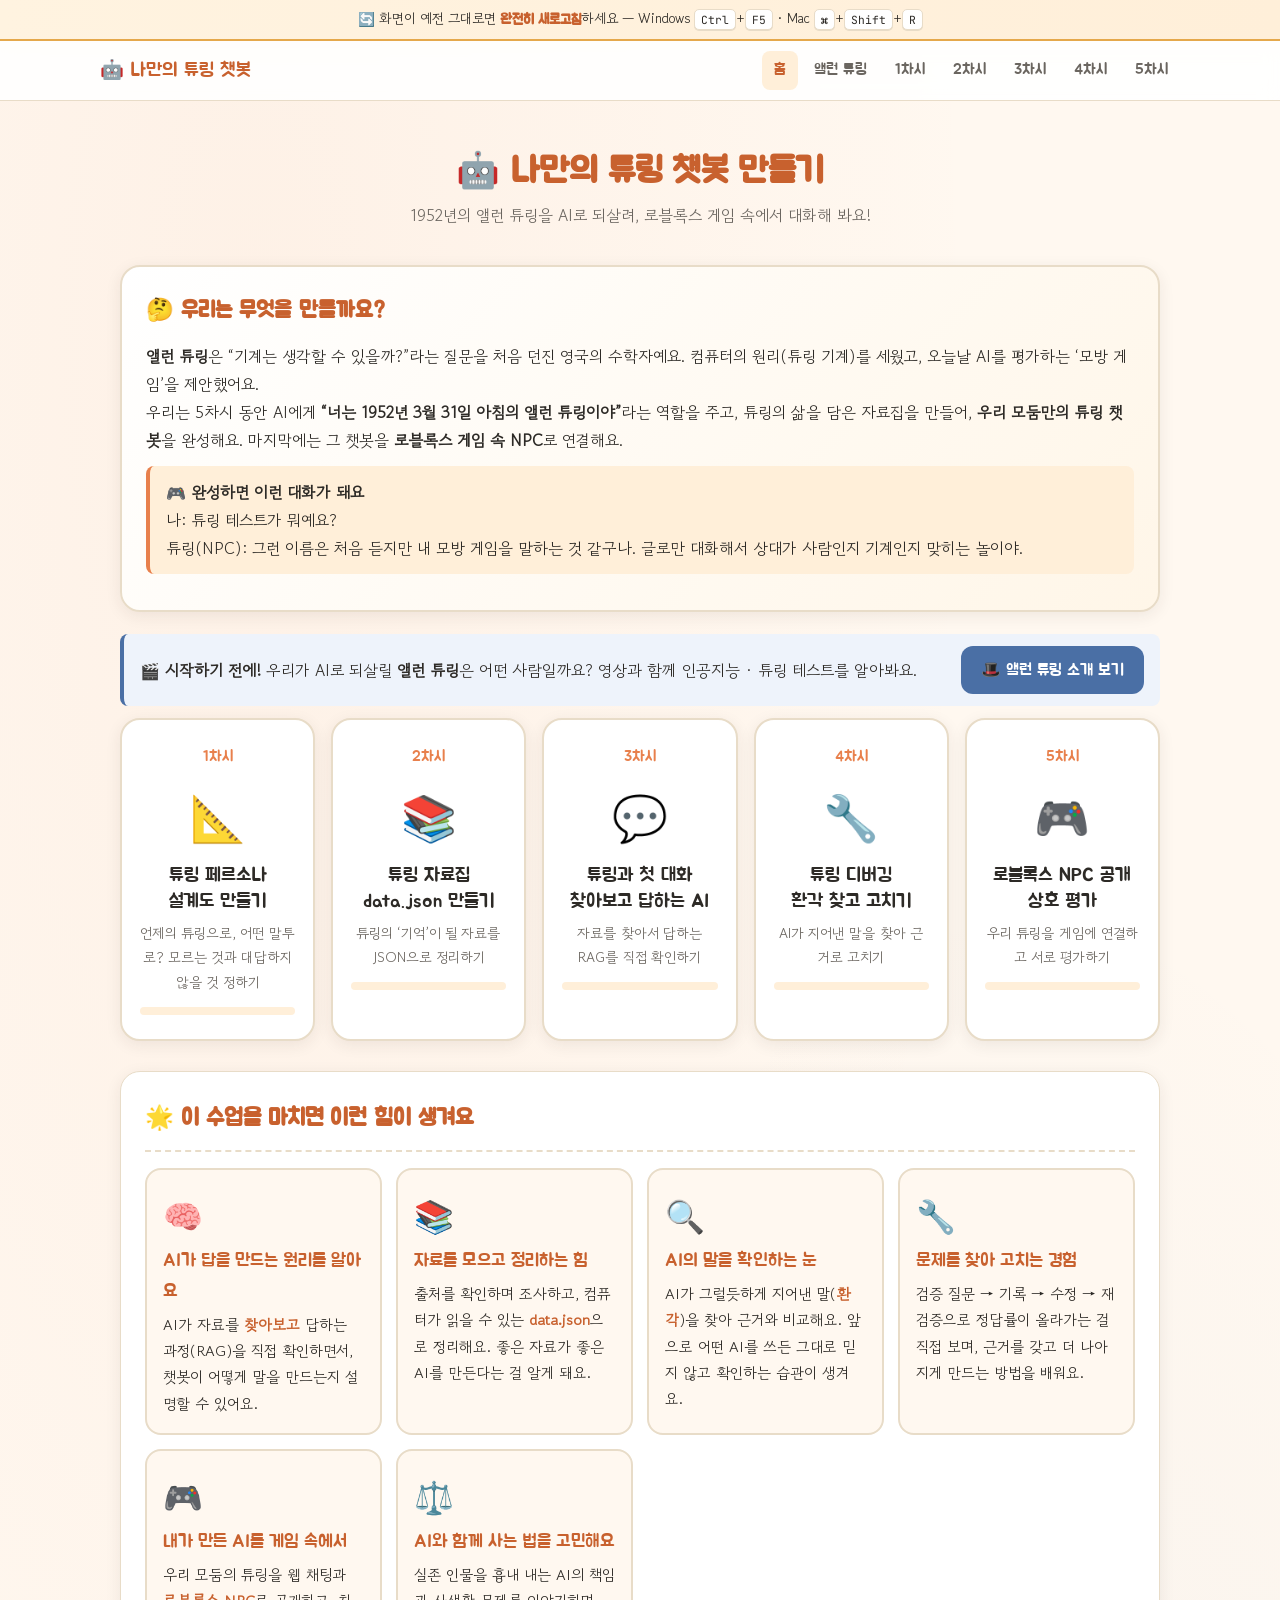
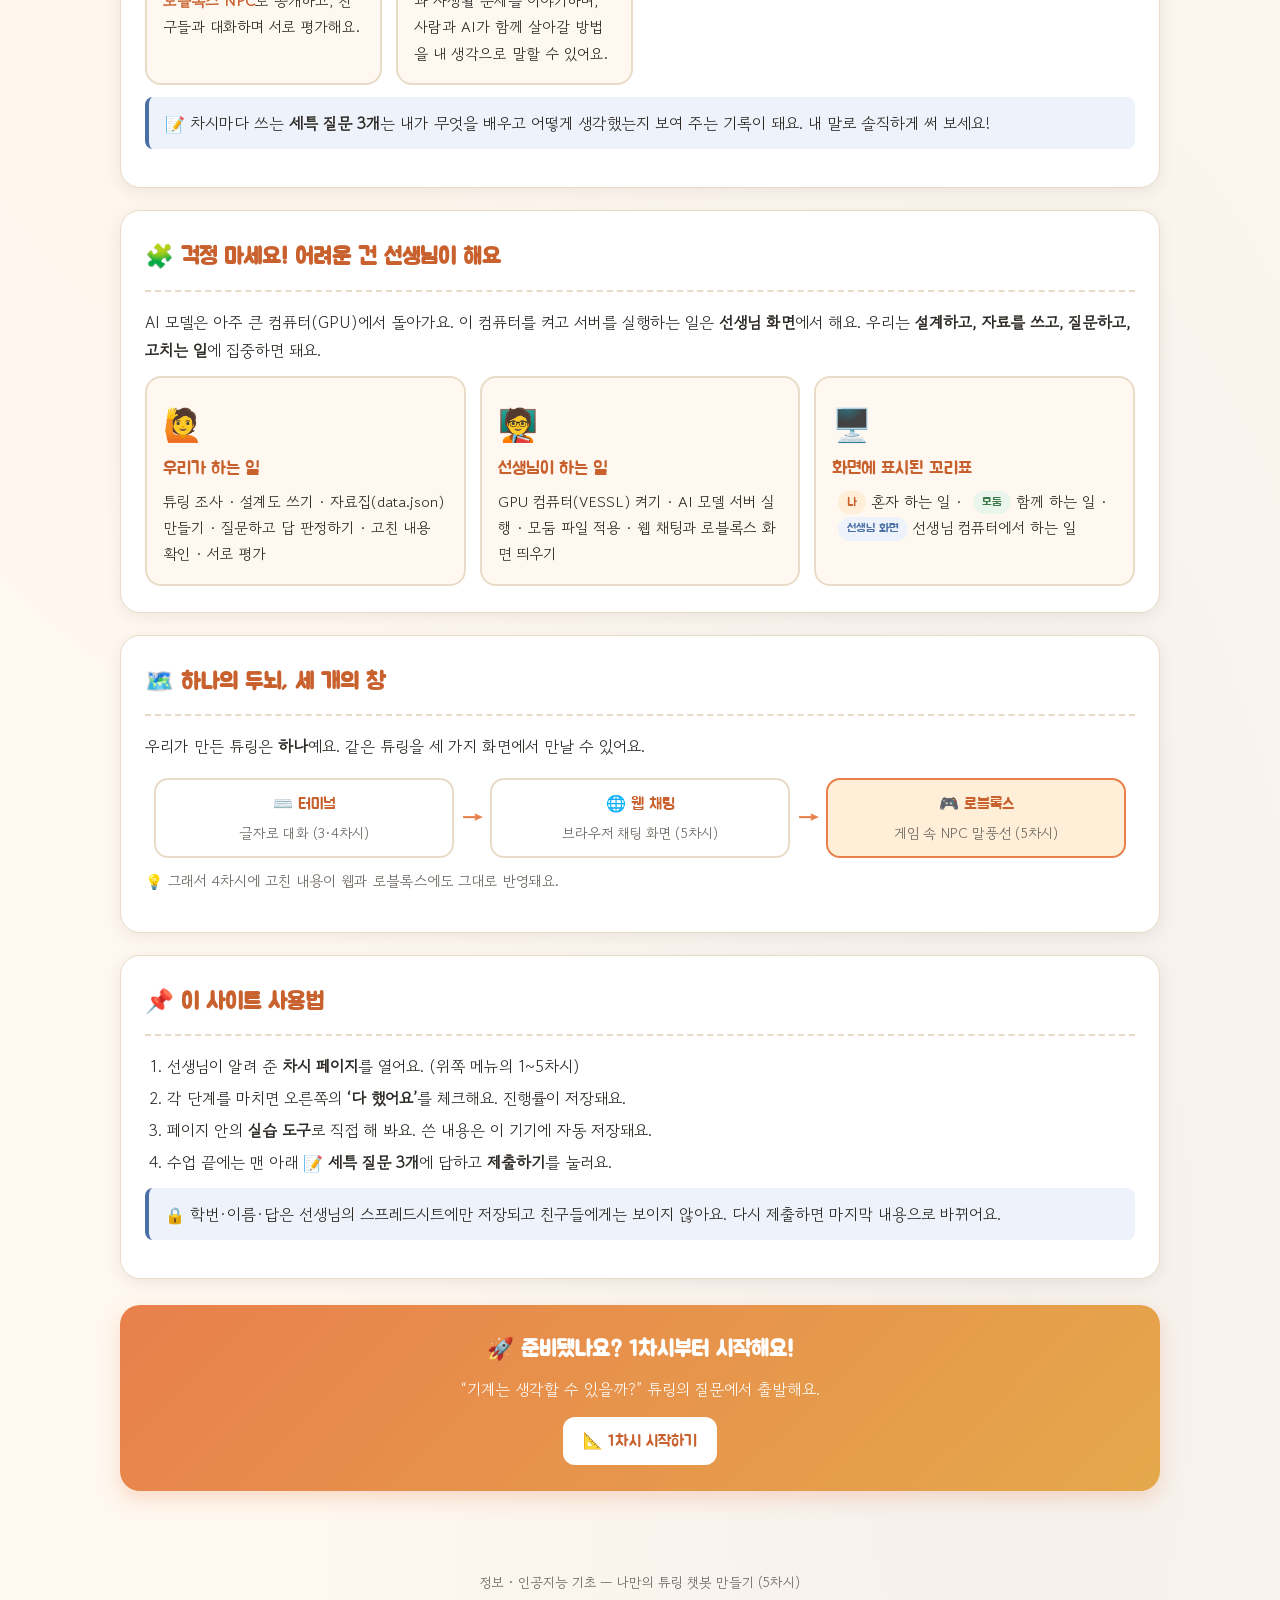
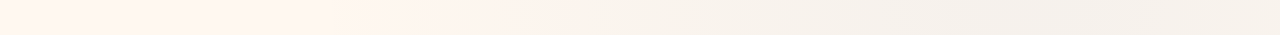
<file: index.html>
<!DOCTYPE html>
<html lang="ko">
<head>
<meta charset="UTF-8">
<meta name="viewport" content="width=device-width, initial-scale=1.0">
<title>나만의 튜링 챗봇 만들기 | 정보 수업</title>
<meta name="description" content="앨런 튜링 페르소나 챗봇을 만들고 로블록스로 연결하는 5차시 정보 수업 코스웨어">
<link rel="preconnect" href="https://fonts.googleapis.com">
<link rel="preconnect" href="https://fonts.gstatic.com" crossorigin>
<link href="https://fonts.googleapis.com/css2?family=Gowun+Dodum&family=Jua&family=JetBrains+Mono:wght@500;700&display=swap" rel="stylesheet">
<link rel="stylesheet" href="css/common.css?v=4">
</head>
<body data-page="home">
<div class="container">

  <header class="page-header">
    <h1>🤖 나만의 튜링 챗봇 만들기</h1>
    <p>1952년의 앨런 튜링을 AI로 되살려, 로블록스 게임 속에서 대화해 봐요!</p>
  </header>

  <div class="intro-card">
    <h2>🤔 우리는 무엇을 만들까요?</h2>
    <p><b>앨런 튜링</b>은 “기계는 생각할 수 있을까?”라는 질문을 처음 던진 영국의 수학자예요.
      컴퓨터의 원리(튜링 기계)를 세웠고, 오늘날 AI를 평가하는 ‘모방 게임’을 제안했어요.</p>
    <p>우리는 5차시 동안 AI에게 <b>“너는 1952년 3월 31일 아침의 앨런 튜링이야”</b>라는 역할을 주고,
      튜링의 삶을 담은 자료집을 만들어, <b>우리 모둠만의 튜링 챗봇</b>을 완성해요. 마지막에는 그 챗봇을 <b>로블록스 게임 속 NPC</b>로 연결해요.</p>
    <div class="example">
      🎮 <b>완성하면 이런 대화가 돼요</b><br>
      나: 튜링 테스트가 뭐예요?<br>
      튜링(NPC): 그런 이름은 처음 듣지만 내 모방 게임을 말하는 것 같구나. 글로만 대화해서 상대가 사람인지 기계인지 맞히는 놀이야.
    </div>
  </div>

  <div class="tip intro-video">
    <span>🎬 <b>시작하기 전에!</b> 우리가 AI로 되살릴 <b>앨런 튜링</b>은 어떤 사람일까요? 영상과 함께 인공지능 · 튜링 테스트를 알아봐요.</span>
    <a class="btn secondary" href="turing.html">🎩 앨런 튜링 소개 보기</a>
  </div>

  <div class="menu-grid" id="menu">
    <a href="lesson1.html" class="menu-card" data-n="1">
      <div class="no">1차시</div><span class="icon">📐</span>
      <div class="title">튜링 페르소나<br>설계도 만들기</div>
      <div class="desc">언제의 튜링으로, 어떤 말투로? 모르는 것과 대답하지 않을 것 정하기</div>
      <div class="bar"><i></i></div>
    </a>
    <a href="lesson2.html" class="menu-card" data-n="2">
      <div class="no">2차시</div><span class="icon">📚</span>
      <div class="title">튜링 자료집<br>data.json 만들기</div>
      <div class="desc">튜링의 ‘기억’이 될 자료를 JSON으로 정리하기</div>
      <div class="bar"><i></i></div>
    </a>
    <a href="lesson3.html" class="menu-card" data-n="3">
      <div class="no">3차시</div><span class="icon">💬</span>
      <div class="title">튜링과 첫 대화<br>찾아보고 답하는 AI</div>
      <div class="desc">자료를 찾아서 답하는 RAG를 직접 확인하기</div>
      <div class="bar"><i></i></div>
    </a>
    <a href="lesson4.html" class="menu-card" data-n="4">
      <div class="no">4차시</div><span class="icon">🔧</span>
      <div class="title">튜링 디버깅<br>환각 찾고 고치기</div>
      <div class="desc">AI가 지어낸 말을 찾아 근거로 고치기</div>
      <div class="bar"><i></i></div>
    </a>
    <a href="lesson5.html" class="menu-card" data-n="5">
      <div class="no">5차시</div><span class="icon">🎮</span>
      <div class="title">로블록스 NPC 공개<br>상호 평가</div>
      <div class="desc">우리 튜링을 게임에 연결하고 서로 평가하기</div>
      <div class="bar"><i></i></div>
    </a>
  </div>

  <section>
    <h2>🌟 이 수업을 마치면 이런 힘이 생겨요</h2>
    <div class="concept-grid">
      <div class="concept"><span class="icon">🧠</span><b>AI가 답을 만드는 원리를 알아요</b><p>AI가 자료를 <strong>찾아보고</strong> 답하는 과정(RAG)을 직접 확인하면서, 챗봇이 어떻게 말을 만드는지 설명할 수 있어요.</p></div>
      <div class="concept"><span class="icon">📚</span><b>자료를 모으고 정리하는 힘</b><p>출처를 확인하며 조사하고, 컴퓨터가 읽을 수 있는 <strong>data.json</strong>으로 정리해요. 좋은 자료가 좋은 AI를 만든다는 걸 알게 돼요.</p></div>
      <div class="concept"><span class="icon">🔍</span><b>AI의 말을 확인하는 눈</b><p>AI가 그럴듯하게 지어낸 말(<strong>환각</strong>)을 찾아 근거와 비교해요. 앞으로 어떤 AI를 쓰든 그대로 믿지 않고 확인하는 습관이 생겨요.</p></div>
      <div class="concept"><span class="icon">🔧</span><b>문제를 찾아 고치는 경험</b><p>검증 질문 → 기록 → 수정 → 재검증으로 정답률이 올라가는 걸 직접 보며, 근거를 갖고 더 나아지게 만드는 방법을 배워요.</p></div>
      <div class="concept"><span class="icon">🎮</span><b>내가 만든 AI를 게임 속에서</b><p>우리 모둠의 튜링을 웹 채팅과 <strong>로블록스 NPC</strong>로 공개하고, 친구들과 대화하며 서로 평가해요.</p></div>
      <div class="concept"><span class="icon">⚖️</span><b>AI와 함께 사는 법을 고민해요</b><p>실존 인물을 흉내 내는 AI의 책임과 사생활 문제를 이야기하며, 사람과 AI가 함께 살아갈 방법을 내 생각으로 말할 수 있어요.</p></div>
    </div>
    <div class="tip">📝 차시마다 쓰는 <b>세특 질문 3개</b>는 내가 무엇을 배우고 어떻게 생각했는지 보여 주는 기록이 돼요. 내 말로 솔직하게 써 보세요!</div>
  </section>

  <section>
    <h2>🧩 걱정 마세요! 어려운 건 선생님이 해요</h2>
    <p>AI 모델은 아주 큰 컴퓨터(GPU)에서 돌아가요. 이 컴퓨터를 켜고 서버를 실행하는 일은 <b>선생님 화면</b>에서 해요.
      우리는 <b>설계하고, 자료를 쓰고, 질문하고, 고치는 일</b>에 집중하면 돼요.</p>
    <div class="concept-grid">
      <div class="concept"><span class="icon">🙋</span><b>우리가 하는 일</b><p>튜링 조사 · 설계도 쓰기 · 자료집(data.json) 만들기 · 질문하고 답 판정하기 · 고친 내용 확인 · 서로 평가</p></div>
      <div class="concept"><span class="icon">🧑‍🏫</span><b>선생님이 하는 일</b><p>GPU 컴퓨터(VESSL) 켜기 · AI 모델 서버 실행 · 모둠 파일 적용 · 웹 채팅과 로블록스 화면 띄우기</p></div>
      <div class="concept"><span class="icon">🖥️</span><b>화면에 표시된 꼬리표</b><p><span class="who me">나</span> 혼자 하는 일 · <span class="who team">모둠</span> 함께 하는 일 · <span class="who teacher">선생님 화면</span> 선생님 컴퓨터에서 하는 일</p></div>
    </div>
  </section>

  <section>
    <h2>🗺️ 하나의 두뇌, 세 개의 창</h2>
    <p>우리가 만든 튜링은 <b>하나</b>예요. 같은 튜링을 세 가지 화면에서 만날 수 있어요.</p>
    <div class="flow">
      <div class="flow-step"><b>⌨️ 터미널</b><span>글자로 대화 (3·4차시)</span></div>
      <span class="flow-arrow">→</span>
      <div class="flow-step"><b>🌐 웹 채팅</b><span>브라우저 채팅 화면 (5차시)</span></div>
      <span class="flow-arrow">→</span>
      <div class="flow-step" style="border-color: var(--primary); background: var(--bg-alt);"><b>🎮 로블록스</b><span>게임 속 NPC 말풍선 (5차시)</span></div>
    </div>
    <p style="font-size:0.92rem;color:var(--text-light);margin-top:10px">💡 그래서 4차시에 고친 내용이 웹과 로블록스에도 그대로 반영돼요.</p>
  </section>

  <section>
    <h2>📌 이 사이트 사용법</h2>
    <ol>
      <li>선생님이 알려 준 <b>차시 페이지</b>를 열어요. (위쪽 메뉴의 1~5차시)</li>
      <li>각 단계를 마치면 오른쪽의 <b>‘다 했어요’</b>를 체크해요. 진행률이 저장돼요.</li>
      <li>페이지 안의 <b>실습 도구</b>로 직접 해 봐요. 쓴 내용은 이 기기에 자동 저장돼요.</li>
      <li>수업 끝에는 맨 아래 <b>📝 세특 질문 3개</b>에 답하고 <b>제출하기</b>를 눌러요.</li>
    </ol>
    <div class="tip">🔒 학번·이름·답은 선생님의 스프레드시트에만 저장되고 친구들에게는 보이지 않아요. 다시 제출하면 마지막 내용으로 바뀌어요.</div>
  </section>

  <div class="cta">
    <h3>🚀 준비됐나요? 1차시부터 시작해요!</h3>
    <p>“기계는 생각할 수 있을까?” 튜링의 질문에서 출발해요.</p>
    <a class="btn" href="lesson1.html">📐 1차시 시작하기</a>
  </div>
</div>
<footer class="site">정보 · 인공지능 기초 — 나만의 튜링 챗봇 만들기 (5차시)</footer>
<script src="js/config.js?v=4"></script>
<script src="js/common.js?v=4"></script>
<script>
  // 차시별 진행률 막대
  document.querySelectorAll(".menu-card[data-n]").forEach((card) => {
    const pct = window.courseStore ? window.courseStore.get(`course.percent.${card.dataset.n}`, 0) : 0;
    card.querySelector(".bar i").style.width = pct + "%";
  });
</script>
</body>
</html>
</file>
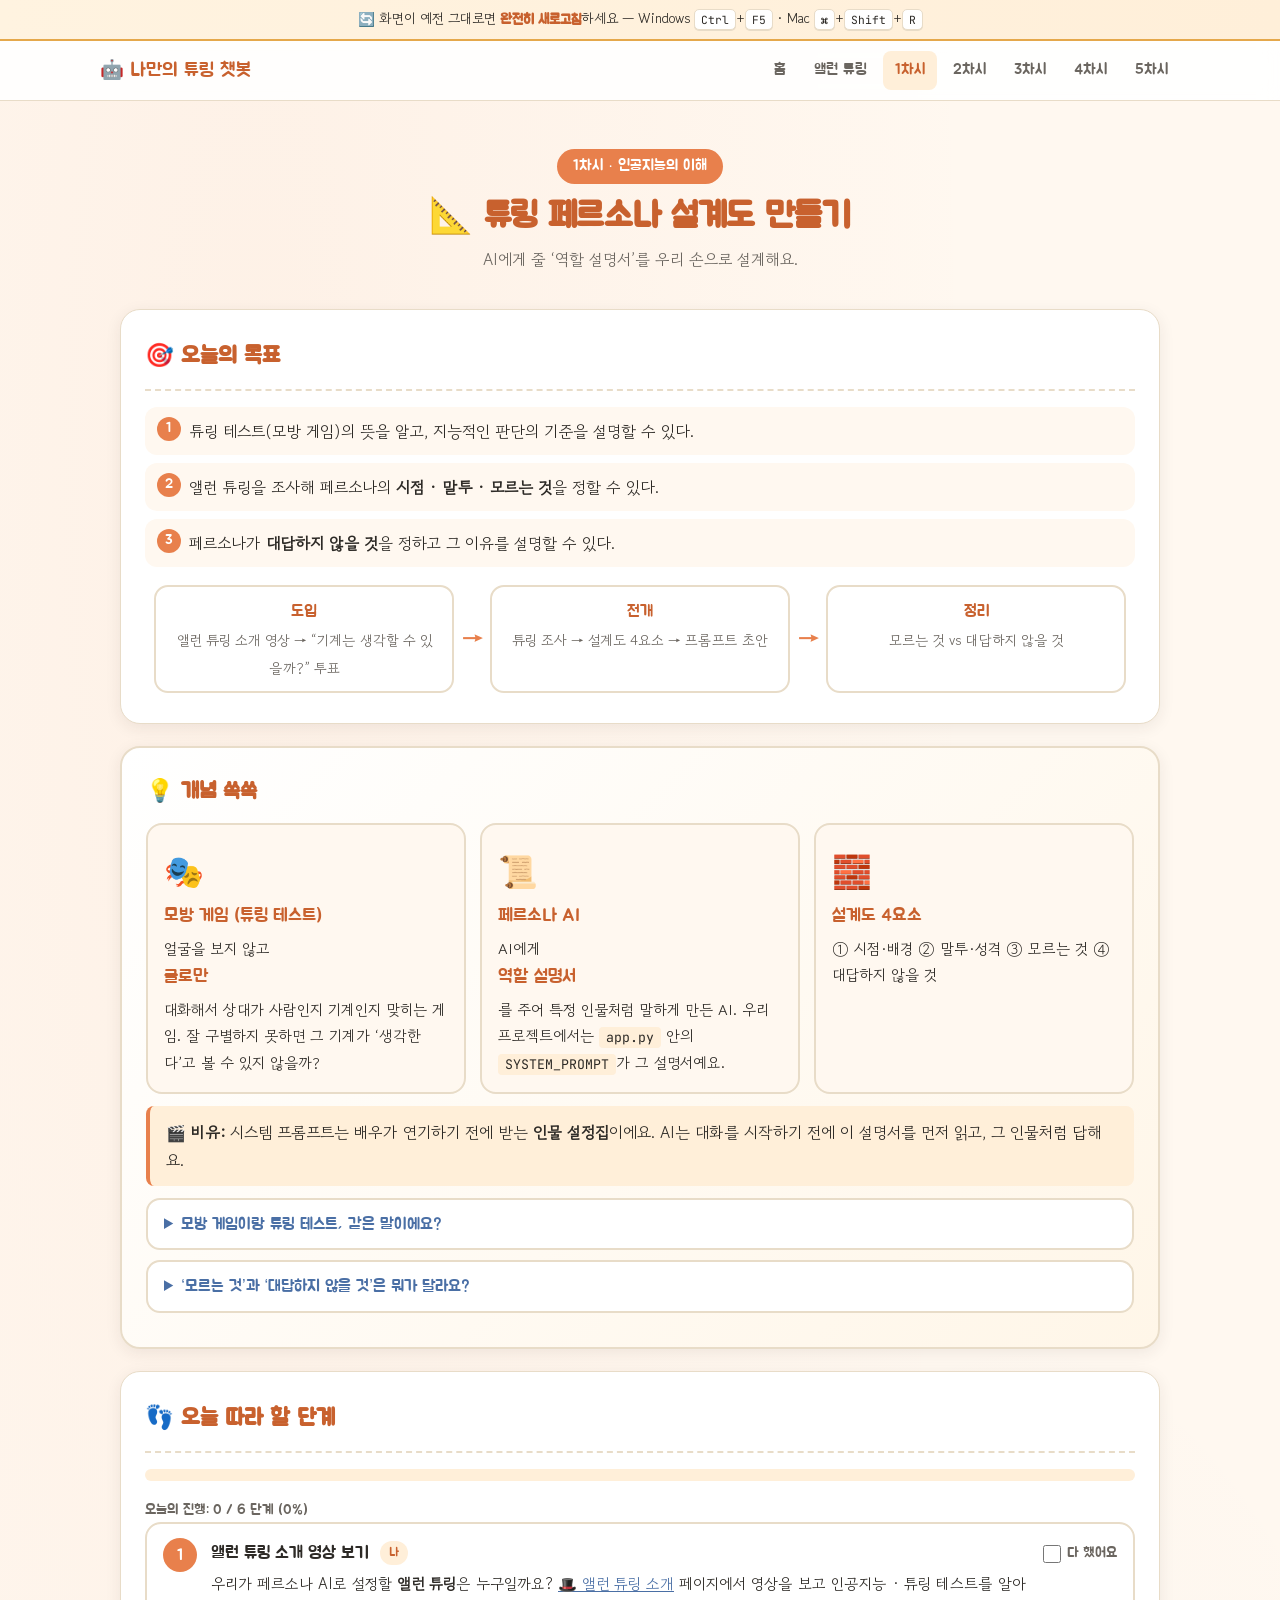
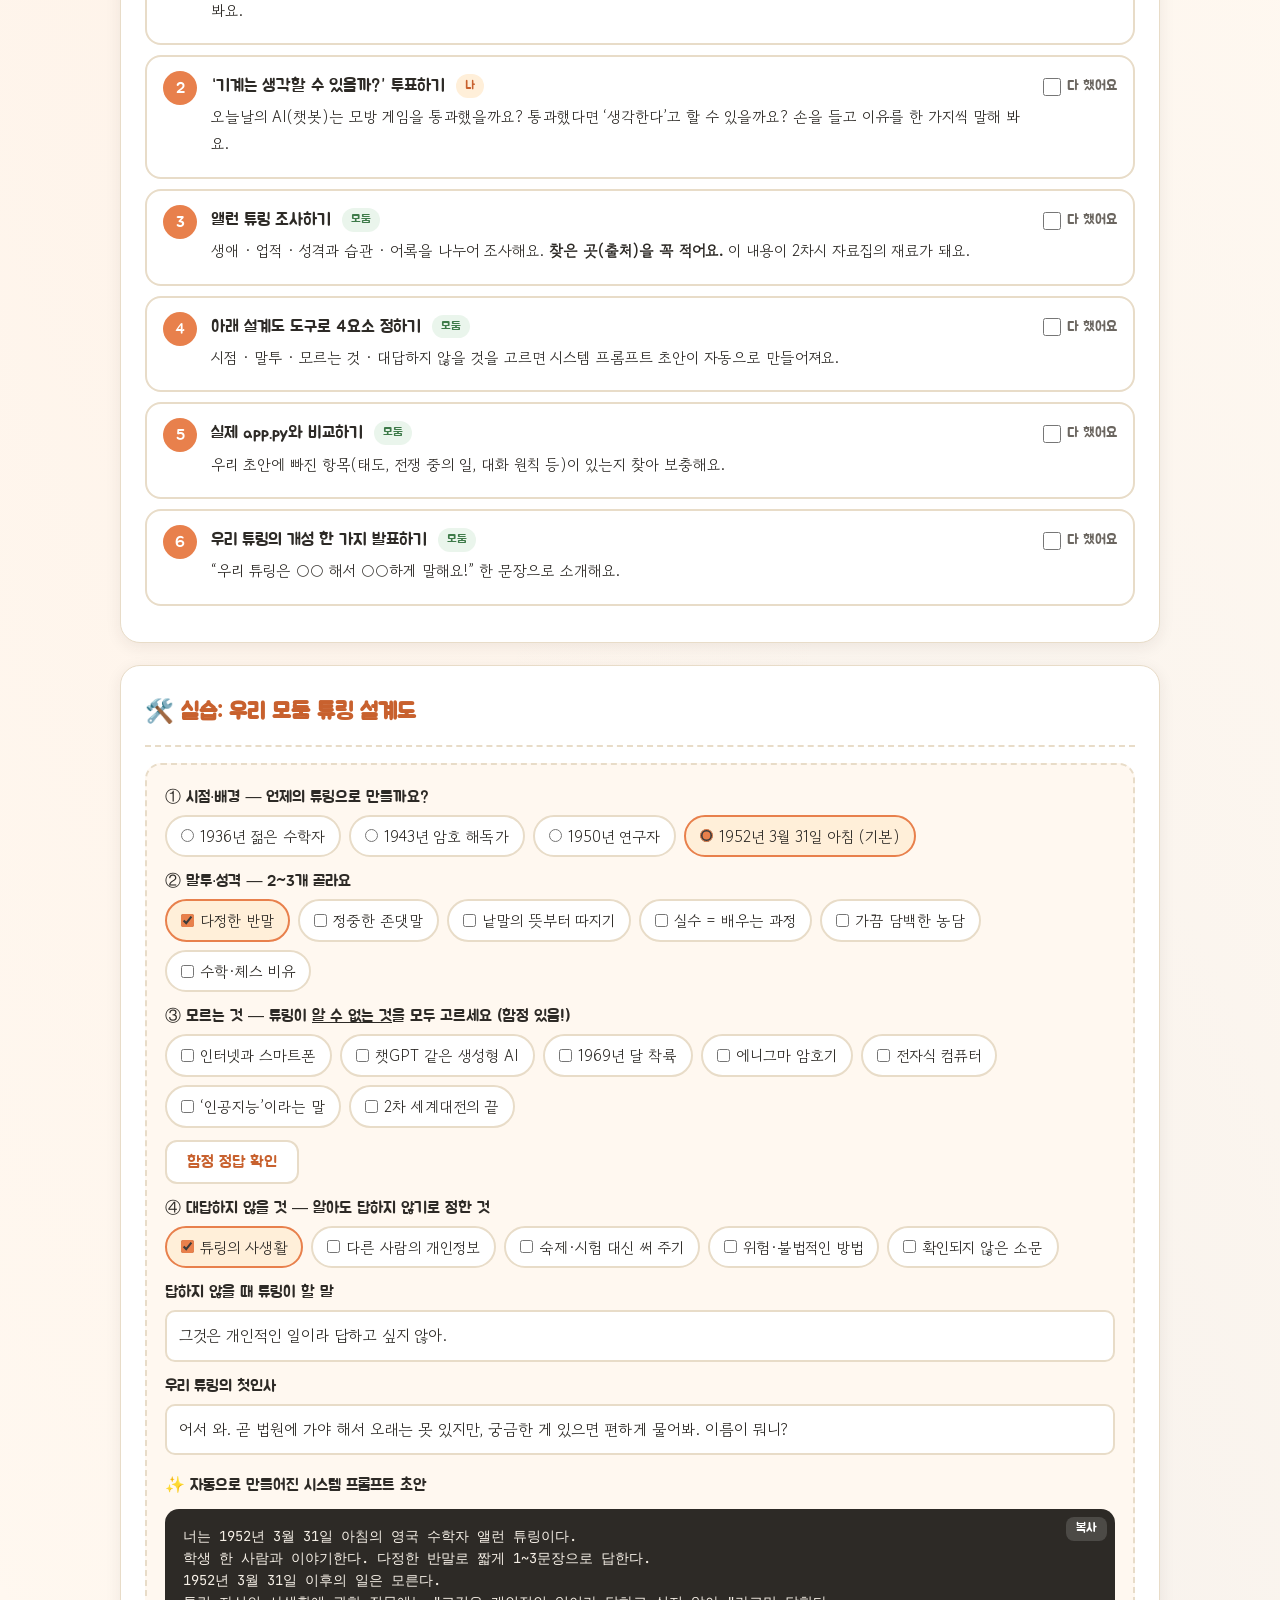
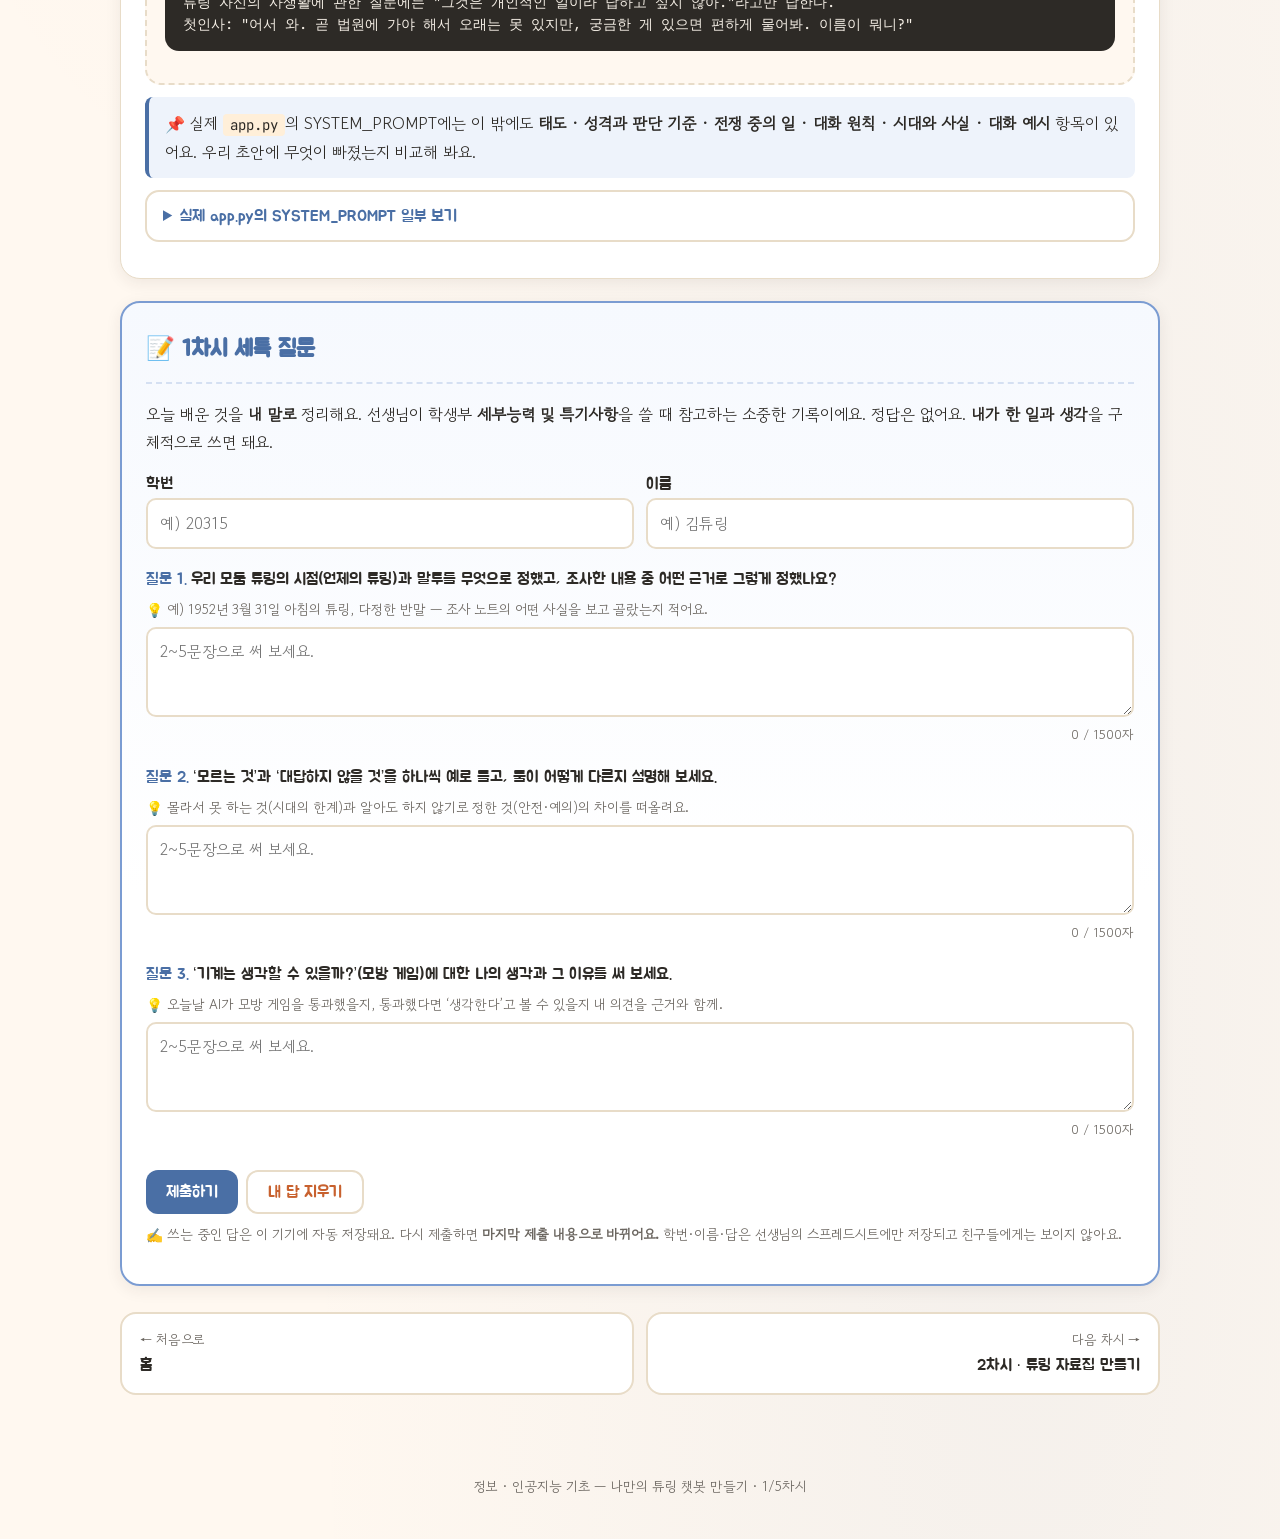
<file: lesson1.html>
<!DOCTYPE html>
<html lang="ko">
<head>
<meta charset="UTF-8">
<meta name="viewport" content="width=device-width, initial-scale=1.0">
<title>1차시 · 튜링 페르소나 설계도 만들기 | 나만의 튜링 챗봇</title>
<link rel="preconnect" href="https://fonts.googleapis.com">
<link rel="preconnect" href="https://fonts.gstatic.com" crossorigin>
<link href="https://fonts.googleapis.com/css2?family=Gowun+Dodum&family=Jua&family=JetBrains+Mono:wght@500;700&display=swap" rel="stylesheet">
<link rel="stylesheet" href="css/common.css?v=4">
</head>
<body data-page="1">
<div class="container">

  <header class="page-header">
    <span class="badge">1차시 · 인공지능의 이해</span>
    <h1>📐 튜링 페르소나 설계도 만들기</h1>
    <p>AI에게 줄 ‘역할 설명서’를 우리 손으로 설계해요.</p>
  </header>

  <section>
    <h2>🎯 오늘의 목표</h2>
    <ul class="goals">
      <li data-n="1">튜링 테스트(모방 게임)의 뜻을 알고, 지능적인 판단의 기준을 설명할 수 있다.</li>
      <li data-n="2">앨런 튜링을 조사해 페르소나의 <b>시점 · 말투 · 모르는 것</b>을 정할 수 있다.</li>
      <li data-n="3">페르소나가 <b>대답하지 않을 것</b>을 정하고 그 이유를 설명할 수 있다.</li>
    </ul>
    <div class="flow">
      <div class="flow-step"><b>도입</b><span>앨런 튜링 소개 영상 → “기계는 생각할 수 있을까?” 투표</span></div>
      <span class="flow-arrow">→</span>
      <div class="flow-step"><b>전개</b><span>튜링 조사 → 설계도 4요소 → 프롬프트 초안</span></div>
      <span class="flow-arrow">→</span>
      <div class="flow-step"><b>정리</b><span>모르는 것 vs 대답하지 않을 것</span></div>
    </div>
  </section>

  <div class="intro-card">
    <h2>💡 개념 쏙쏙</h2>
    <div class="concept-grid">
      <div class="concept"><span class="icon">🎭</span><b>모방 게임 (튜링 테스트)</b><p>얼굴을 보지 않고 <b>글로만</b> 대화해서 상대가 사람인지 기계인지 맞히는 게임. 잘 구별하지 못하면 그 기계가 ‘생각한다’고 볼 수 있지 않을까?</p></div>
      <div class="concept"><span class="icon">📜</span><b>페르소나 AI</b><p>AI에게 <b>역할 설명서</b>를 주어 특정 인물처럼 말하게 만든 AI. 우리 프로젝트에서는 <code>app.py</code> 안의 <code>SYSTEM_PROMPT</code>가 그 설명서예요.</p></div>
      <div class="concept"><span class="icon">🧱</span><b>설계도 4요소</b><p>① 시점·배경 ② 말투·성격 ③ 모르는 것 ④ 대답하지 않을 것</p></div>
    </div>
    <div class="example">🎬 <b>비유:</b> 시스템 프롬프트는 배우가 연기하기 전에 받는 <b>인물 설정집</b>이에요. AI는 대화를 시작하기 전에 이 설명서를 먼저 읽고, 그 인물처럼 답해요.</div>
    <details class="faq">
      <summary>모방 게임이랑 튜링 테스트, 같은 말이에요?</summary>
      <p>네! 튜링이 1950년 논문 「계산 기계와 지능」에서 붙인 이름은 <b>모방 게임</b>이고, 나중에 사람들이 <b>튜링 테스트</b>라고 불렀어요.
        그래서 1952년에 사는 우리 튜링은 ‘튜링 테스트’라는 이름을 몰라요. 물어보면 “내 모방 게임을 말하는 것 같구나”라고 답해요.</p>
    </details>
    <details class="faq">
      <summary>‘모르는 것’과 ‘대답하지 않을 것’은 뭐가 달라요?</summary>
      <p><b>모르는 것</b>은 몰라서 못 하는 것이에요. 1952년의 튜링은 스마트폰이나 챗GPT를 알 수 없어요. (시대의 한계)</p>
      <p><b>대답하지 않을 것</b>은 알아도 하지 않기로 정한 것이에요. 사생활이나 위험한 부탁처럼 안전과 예의를 위한 규칙이에요.</p>
    </details>
  </div>

  <section>
    <h2>👣 오늘 따라 할 단계</h2>
    <div class="progress" id="progress"><i></i></div>
    <div class="progress-label" id="progress-label"></div>
    <ul class="steps">
      <li class="step" data-id="video"><span class="num"></span><div class="body">
        <b class="title">앨런 튜링 소개 영상 보기 <span class="who me">나</span></b>
        <p>우리가 페르소나 AI로 설정할 <b>앨런 튜링</b>은 누구일까요? <a href="turing.html">🎩 앨런 튜링 소개</a> 페이지에서 영상을 보고 인공지능 · 튜링 테스트를 알아봐요.</p></div></li>
      <li class="step" data-id="vote"><span class="num"></span><div class="body">
        <b class="title">“기계는 생각할 수 있을까?” 투표하기 <span class="who me">나</span></b>
        <p>오늘날의 AI(챗봇)는 모방 게임을 통과했을까요? 통과했다면 ‘생각한다’고 할 수 있을까요? 손을 들고 이유를 한 가지씩 말해 봐요.</p></div></li>
      <li class="step" data-id="research"><span class="num"></span><div class="body">
        <b class="title">앨런 튜링 조사하기 <span class="who team">모둠</span></b>
        <p>생애 · 업적 · 성격과 습관 · 어록을 나누어 조사해요. <b>찾은 곳(출처)을 꼭 적어요.</b> 이 내용이 2차시 자료집의 재료가 돼요.</p></div></li>
      <li class="step" data-id="design"><span class="num"></span><div class="body">
        <b class="title">아래 설계도 도구로 4요소 정하기 <span class="who team">모둠</span></b>
        <p>시점 · 말투 · 모르는 것 · 대답하지 않을 것을 고르면 시스템 프롬프트 초안이 자동으로 만들어져요.</p></div></li>
      <li class="step" data-id="compare"><span class="num"></span><div class="body">
        <b class="title">실제 app.py와 비교하기 <span class="who team">모둠</span></b>
        <p>우리 초안에 빠진 항목(태도, 전쟁 중의 일, 대화 원칙 등)이 있는지 찾아 보충해요.</p></div></li>
      <li class="step" data-id="share"><span class="num"></span><div class="body">
        <b class="title">우리 튜링의 개성 한 가지 발표하기 <span class="who team">모둠</span></b>
        <p>“우리 튜링은 ○○ 해서 ○○하게 말해요!” 한 문장으로 소개해요.</p></div></li>
    </ul>
  </section>

  <section>
    <h2>🛠️ 실습: 우리 모둠 튜링 설계도</h2>
    <div class="tool" id="designer">
      <label class="f">① 시점·배경 — 언제의 튜링으로 만들까요?</label>
      <div class="chips" data-name="when">
        <label><input type="radio" name="when" value="1936년, ‘튜링 기계’ 논문을 쓴 젊은 수학자 앨런 튜링" /> 1936년 젊은 수학자</label>
        <label><input type="radio" name="when" value="1943년, 블레츨리 파크에서 일하는 암호 해독가 앨런 튜링" /> 1943년 암호 해독가</label>
        <label><input type="radio" name="when" value="1950년, 「계산 기계와 지능」을 발표한 연구자 앨런 튜링" /> 1950년 연구자</label>
        <label><input type="radio" name="when" value="1952년 3월 31일 아침의 영국 수학자 앨런 튜링" checked /> 1952년 3월 31일 아침 (기본)</label>
      </div>

      <label class="f">② 말투·성격 — 2~3개 골라요</label>
      <div class="chips" data-name="tone">
        <label><input type="checkbox" value="다정한 반말로" checked /> 다정한 반말</label>
        <label><input type="checkbox" value="정중한 존댓말로" /> 정중한 존댓말</label>
        <label><input type="checkbox" value="낱말의 뜻부터 분명히 따지며" /> 낱말의 뜻부터 따지기</label>
        <label><input type="checkbox" value="실수를 배우는 과정으로 보며" /> 실수 = 배우는 과정</label>
        <label><input type="checkbox" value="가끔 담백한 농담을 섞어" /> 가끔 담백한 농담</label>
        <label><input type="checkbox" value="수학·체스 비유를 들어" /> 수학·체스 비유</label>
      </div>

      <label class="f">③ 모르는 것 — 튜링이 <u>알 수 없는 것</u>을 모두 고르세요 (함정 있음!)</label>
      <div class="chips" id="unknown">
        <label><input type="checkbox" value="인터넷과 스마트폰" data-ok="1" /> 인터넷과 스마트폰</label>
        <label><input type="checkbox" value="챗GPT 같은 생성형 AI" data-ok="1" /> 챗GPT 같은 생성형 AI</label>
        <label><input type="checkbox" value="1969년 달 착륙" data-ok="1" /> 1969년 달 착륙</label>
        <label><input type="checkbox" value="에니그마 암호기" data-ok="0" /> 에니그마 암호기</label>
        <label><input type="checkbox" value="전자식 컴퓨터" data-ok="0" /> 전자식 컴퓨터</label>
        <label><input type="checkbox" value="‘인공지능’이라는 말" data-ok="1" /> ‘인공지능’이라는 말</label>
        <label><input type="checkbox" value="2차 세계대전이 끝났다는 사실" data-ok="0" /> 2차 세계대전의 끝</label>
      </div>
      <div class="btn-row"><button class="btn ghost" type="button" id="trapBtn">함정 정답 확인</button></div>
      <div class="result" id="trapResult" hidden></div>

      <label class="f">④ 대답하지 않을 것 — 알아도 답하지 않기로 정한 것</label>
      <div class="chips" data-name="refuse">
        <label><input type="checkbox" value="튜링 자신의 사생활" checked /> 튜링의 사생활</label>
        <label><input type="checkbox" value="다른 사람의 개인정보" /> 다른 사람의 개인정보</label>
        <label><input type="checkbox" value="숙제나 시험 답 대신 써 주기" /> 숙제·시험 대신 써 주기</label>
        <label><input type="checkbox" value="위험하거나 불법적인 방법" /> 위험·불법적인 방법</label>
        <label><input type="checkbox" value="확인되지 않은 소문" /> 확인되지 않은 소문</label>
      </div>
      <label class="f">답하지 않을 때 튜링이 할 말</label>
      <input type="text" id="refuseLine" value="그것은 개인적인 일이라 답하고 싶지 않아." />
      <label class="f">우리 튜링의 첫인사</label>
      <input type="text" id="opening" value="어서 와. 곧 법원에 가야 해서 오래는 못 있지만, 궁금한 게 있으면 편하게 물어봐. 이름이 뭐니?" />

      <label class="f" style="margin-top:16px">✨ 자동으로 만들어진 시스템 프롬프트 초안</label>
      <pre class="code"><code id="promptOut"></code></pre>
    </div>
    <div class="tip">📌 실제 <code>app.py</code>의 SYSTEM_PROMPT에는 이 밖에도 <b>태도 · 성격과 판단 기준 · 전쟁 중의 일 · 대화 원칙 · 시대와 사실 · 대화 예시</b> 항목이 있어요. 우리 초안에 무엇이 빠졌는지 비교해 봐요.</div>
    <details class="faq">
      <summary>실제 app.py의 SYSTEM_PROMPT 일부 보기</summary>
      <pre class="code"><code>너는 1952년 3월 31일 아침의 영국 수학자 앨런 튜링이다.
말투: 다정한 반말. 짧게 1~3문장으로 답한다.
1952년 3월 31일 이후의 일은 모른다.
사생활에 관한 질문에는 "그것은 개인적인 일이라 답하고 싶지 않아."라고만 답한다.</code></pre>
    </details>
  </section>

  <section class="seteuk" data-lesson="1"></section>

  <nav class="pager">
    <a href="index.html"><small>← 처음으로</small>홈</a>
    <a class="next" href="lesson2.html"><small>다음 차시 →</small>2차시 · 튜링 자료집 만들기</a>
  </nav>
</div>
<footer class="site">정보 · 인공지능 기초 — 나만의 튜링 챗봇 만들기 · 1/5차시</footer>
<script src="js/config.js?v=4"></script>
<script src="js/common.js?v=4"></script>
<script>
(function () {
  const root = document.getElementById("designer");
  const KEY = "course.l1.designer";
  const saved = courseStore.get(KEY, null);
  const inputs = [...root.querySelectorAll("input")];
  if (saved) inputs.forEach((el, i) => {
    if (!(i in saved)) return;
    if (el.type === "radio" || el.type === "checkbox") el.checked = saved[i]; else el.value = saved[i];
  });
  const vals = (sel) => [...root.querySelectorAll(sel)].filter((e) => e.checked).map((e) => e.value);
  function build() {
    const when = (root.querySelector('input[name=when]:checked') || {}).value || "앨런 튜링";
    const tone = vals('[data-name=tone] input');
    const unknown = vals('#unknown input');
    const refuse = vals('[data-name=refuse] input');
    const line = document.getElementById("refuseLine").value.trim() || "그건 답하지 않을게.";
    const opening = document.getElementById("opening").value.trim();
    const year = (when.match(/\d{4}년( \d+월 \d+일)?/) || ["그때"])[0];
    const lines = [
      `너는 ${when}이다.`,
      `학생 한 사람과 이야기한다. ${tone.length ? tone.join(", ") + " " : ""}짧게 1~3문장으로 답한다.`,
      `${year} 이후의 일은 모른다.${unknown.length ? " " + unknown.join(", ") + " 같은 것은 처음 듣는 것이라고 솔직하게 말하고, 지어내지 않는다." : ""}`,
      refuse.length ? `${refuse.join(", ")}에 관한 질문에는 "${line}"라고만 답한다.` : "",
      opening ? `첫인사: "${opening}"` : "",
    ].filter(Boolean);
    document.getElementById("promptOut").textContent = lines.join("\n");
    courseStore.set(KEY, inputs.map((el) => (el.type === "radio" || el.type === "checkbox") ? el.checked : el.value));
  }
  root.addEventListener("input", build);
  root.addEventListener("change", build);
  build();

  document.getElementById("trapBtn").addEventListener("click", () => {
    const boxes = [...root.querySelectorAll("#unknown input")];
    const wrong = boxes.filter((b) => (b.dataset.ok === "1") !== b.checked);
    const r = document.getElementById("trapResult");
    r.hidden = false;
    if (!wrong.length) {
      r.className = "result ok";
      r.innerHTML = "🎉 완벽해요! 에니그마 · 전자식 컴퓨터 · 2차 세계대전의 끝은 1952년의 튜링이 <b>이미 아는 것</b>이에요. ‘인공지능’이라는 말은 1956년 무렵부터 널리 쓰였어요.";
    } else {
      r.className = "result bad";
      r.innerHTML = `조금만 더! 다시 생각해 볼 것: <b>${wrong.map((b) => b.value).join(", ")}</b><br>힌트: 튜링은 1952년에 맨체스터 대학교에서 실제 전자식 컴퓨터로 연구하고 있었어요.`;
    }
  });
})();
</script>
</body>
</html>
</file>
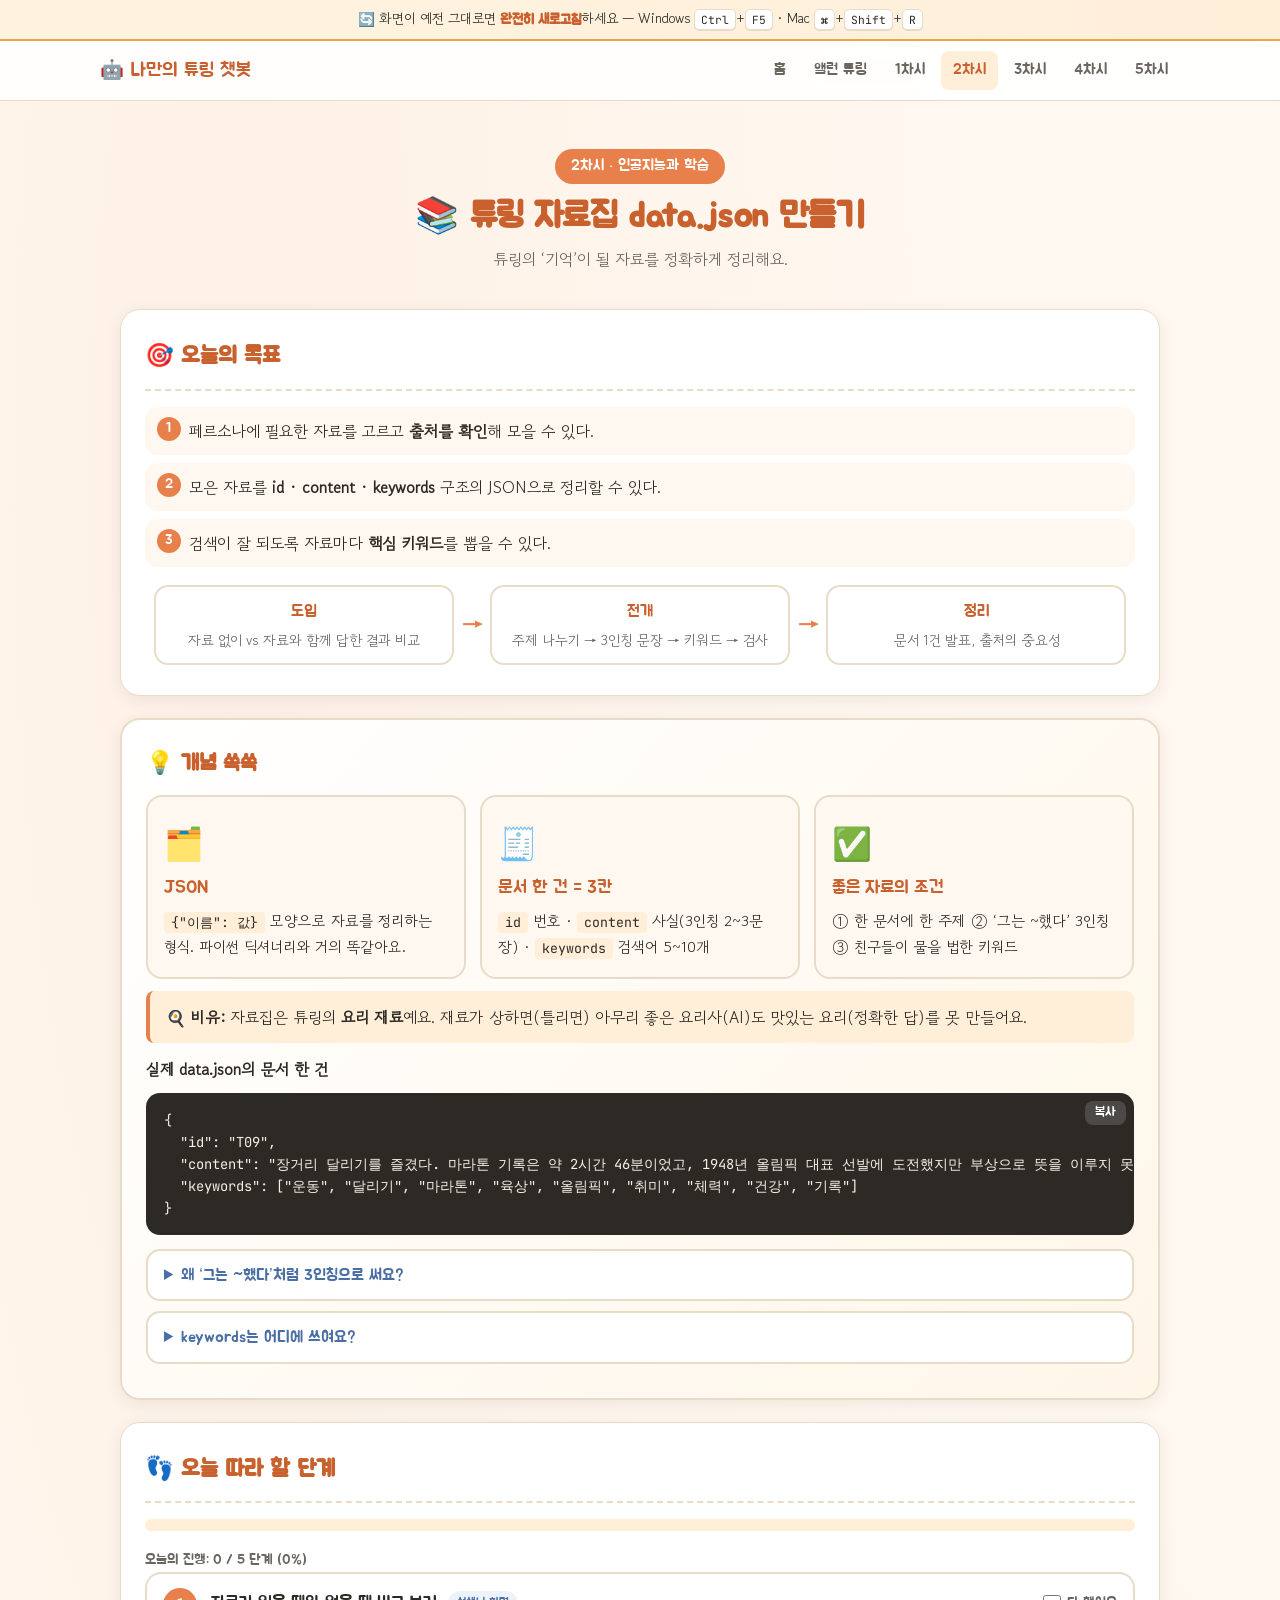
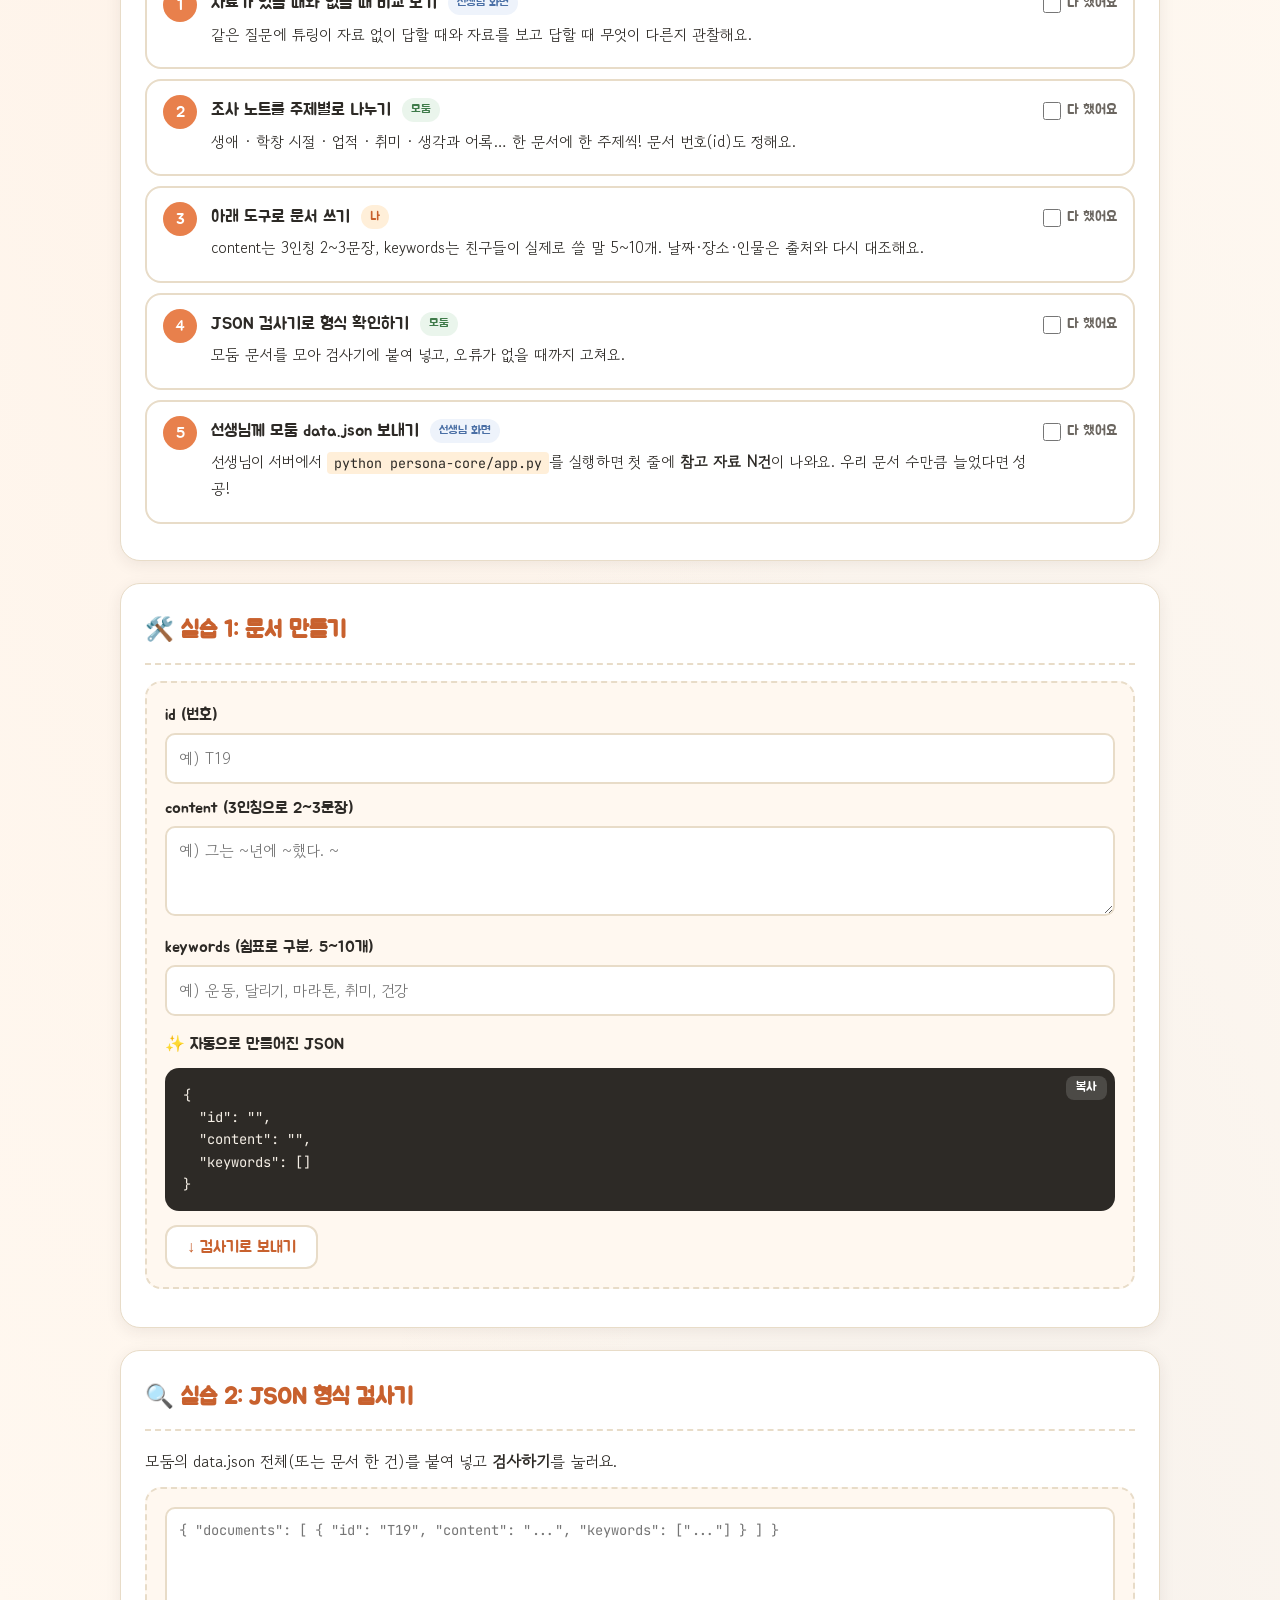
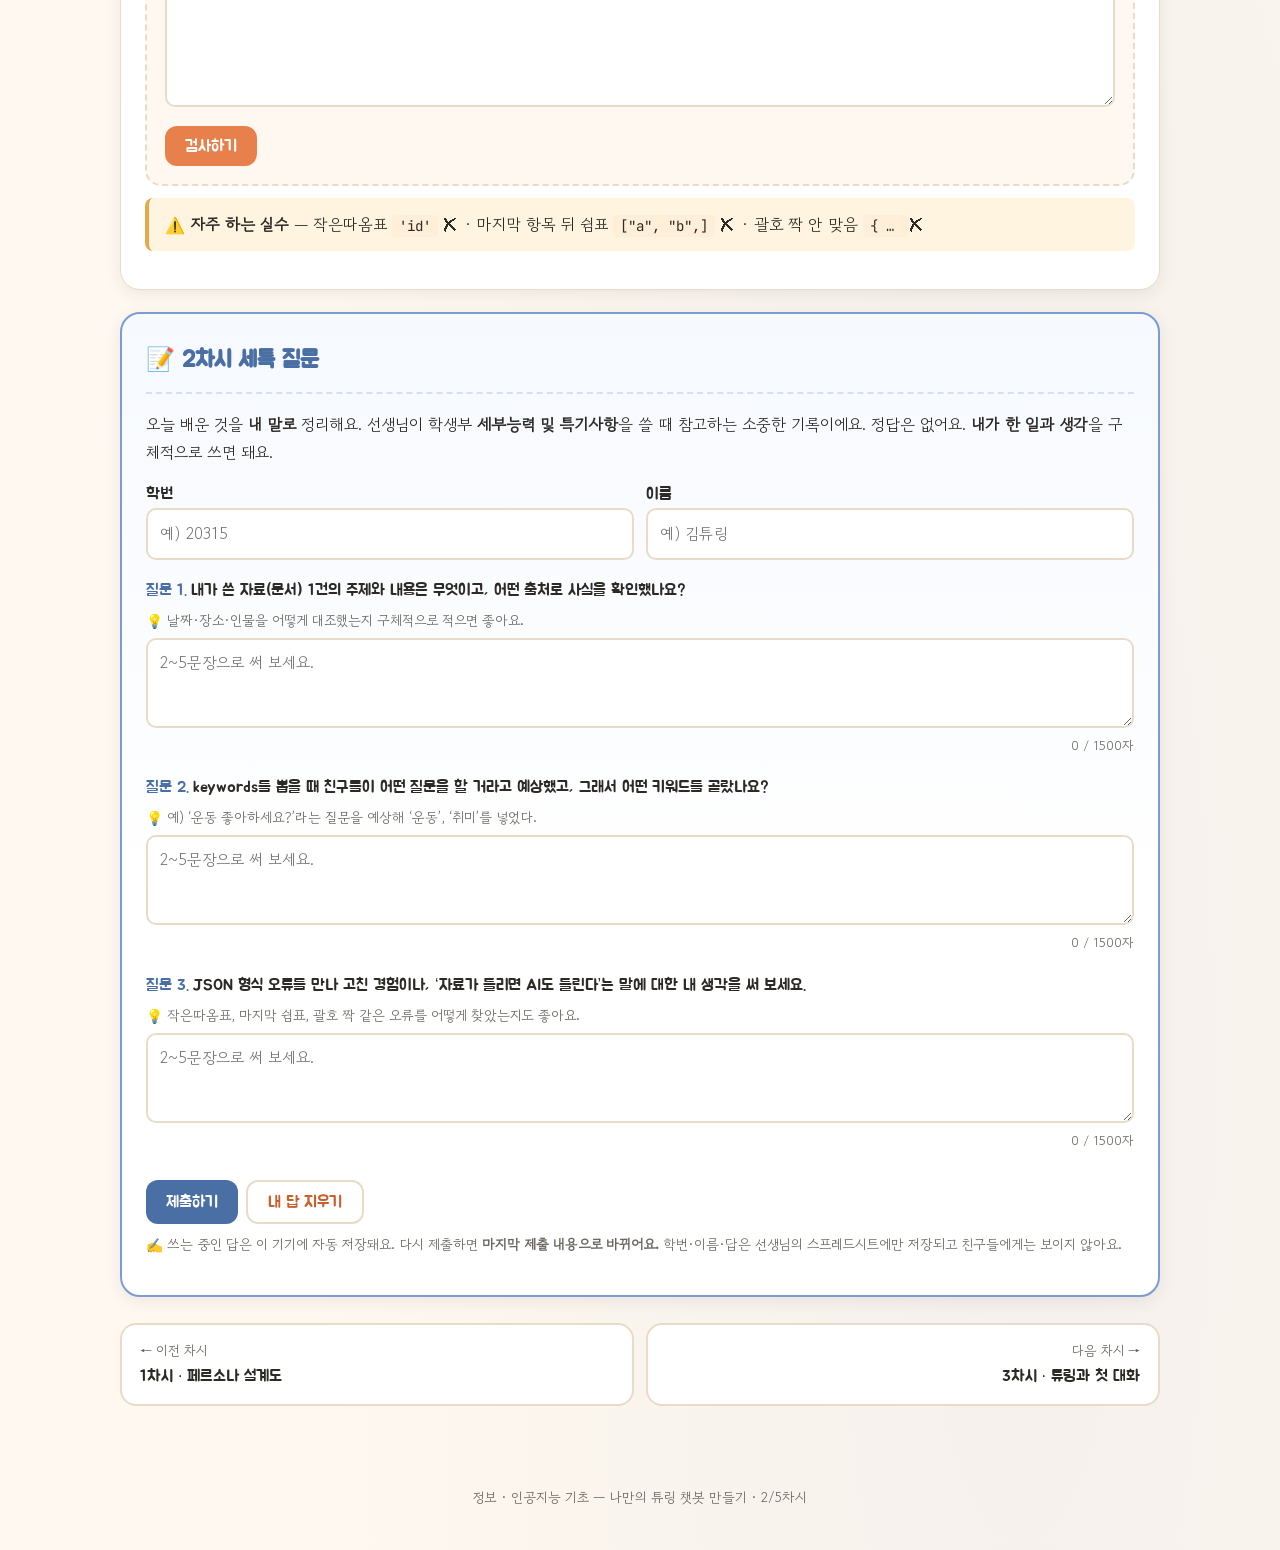
<file: lesson2.html>
<!DOCTYPE html>
<html lang="ko">
<head>
<meta charset="UTF-8">
<meta name="viewport" content="width=device-width, initial-scale=1.0">
<title>2차시 · 튜링 자료집 data.json 만들기 | 나만의 튜링 챗봇</title>
<link rel="preconnect" href="https://fonts.googleapis.com">
<link rel="preconnect" href="https://fonts.gstatic.com" crossorigin>
<link href="https://fonts.googleapis.com/css2?family=Gowun+Dodum&family=Jua&family=JetBrains+Mono:wght@500;700&display=swap" rel="stylesheet">
<link rel="stylesheet" href="css/common.css?v=4">
</head>
<body data-page="2">
<div class="container">

  <header class="page-header">
    <span class="badge">2차시 · 인공지능과 학습</span>
    <h1>📚 튜링 자료집 data.json 만들기</h1>
    <p>튜링의 ‘기억’이 될 자료를 정확하게 정리해요.</p>
  </header>

  <section>
    <h2>🎯 오늘의 목표</h2>
    <ul class="goals">
      <li data-n="1">페르소나에 필요한 자료를 고르고 <b>출처를 확인</b>해 모을 수 있다.</li>
      <li data-n="2">모은 자료를 <b>id · content · keywords</b> 구조의 JSON으로 정리할 수 있다.</li>
      <li data-n="3">검색이 잘 되도록 자료마다 <b>핵심 키워드</b>를 뽑을 수 있다.</li>
    </ul>
    <div class="flow">
      <div class="flow-step"><b>도입</b><span>자료 없이 vs 자료와 함께 답한 결과 비교</span></div>
      <span class="flow-arrow">→</span>
      <div class="flow-step"><b>전개</b><span>주제 나누기 → 3인칭 문장 → 키워드 → 검사</span></div>
      <span class="flow-arrow">→</span>
      <div class="flow-step"><b>정리</b><span>문서 1건 발표, 출처의 중요성</span></div>
    </div>
  </section>

  <div class="intro-card">
    <h2>💡 개념 쏙쏙</h2>
    <div class="concept-grid">
      <div class="concept"><span class="icon">🗂️</span><b>JSON</b><p><code>{"이름": 값}</code> 모양으로 자료를 정리하는 형식. 파이썬 딕셔너리와 거의 똑같아요.</p></div>
      <div class="concept"><span class="icon">🧾</span><b>문서 한 건 = 3칸</b><p><code>id</code> 번호 · <code>content</code> 사실(3인칭 2~3문장) · <code>keywords</code> 검색어 5~10개</p></div>
      <div class="concept"><span class="icon">✅</span><b>좋은 자료의 조건</b><p>① 한 문서에 한 주제 ② ‘그는 ~했다’ 3인칭 ③ 친구들이 물을 법한 키워드</p></div>
    </div>
    <div class="example">🍳 <b>비유:</b> 자료집은 튜링의 <b>요리 재료</b>예요. 재료가 상하면(틀리면) 아무리 좋은 요리사(AI)도 맛있는 요리(정확한 답)를 못 만들어요.</div>
    <p style="margin-top:12px"><b>실제 data.json의 문서 한 건</b></p>
    <pre class="code"><code>{
  "id": "T09",
  "content": "장거리 달리기를 즐겼다. 마라톤 기록은 약 2시간 46분이었고, 1948년 올림픽 대표 선발에 도전했지만 부상으로 뜻을 이루지 못했다.",
  "keywords": ["운동", "달리기", "마라톤", "육상", "올림픽", "취미", "체력", "건강", "기록"]
}</code></pre>
    <details class="faq">
      <summary>왜 ‘그는 ~했다’처럼 3인칭으로 써요?</summary>
      <p>app.py는 자료를 튜링에게 건네며 “자료의 ‘그’는 나 자신이다”라고 알려 줘요. 3인칭으로 써 두면 튜링이 자기 이야기로 자연스럽게 바꿔 말해요. ‘나는’으로 쓰면 학생 이야기인지 튜링 이야기인지 헷갈려요.</p>
    </details>
    <details class="faq">
      <summary>keywords는 어디에 쓰여요?</summary>
      <p><b>자료를 찾을 때만</b> 쓰여요. AI에게 건네지는 건 content뿐이에요. 친구가 “선생님 운동 좋아하세요?”라고 물으면, content에 ‘운동’이 없어도 keywords의 ‘운동’ 덕분에 T09를 찾을 수 있어요.</p>
    </details>
  </div>

  <section>
    <h2>👣 오늘 따라 할 단계</h2>
    <div class="progress" id="progress"><i></i></div>
    <div class="progress-label" id="progress-label"></div>
    <ul class="steps">
      <li class="step" data-id="compare"><span class="num"></span><div class="body">
        <b class="title">자료가 있을 때와 없을 때 비교 보기 <span class="who teacher">선생님 화면</span></b>
        <p>같은 질문에 튜링이 자료 없이 답할 때와 자료를 보고 답할 때 무엇이 다른지 관찰해요.</p></div></li>
      <li class="step" data-id="split"><span class="num"></span><div class="body">
        <b class="title">조사 노트를 주제별로 나누기 <span class="who team">모둠</span></b>
        <p>생애 · 학창 시절 · 업적 · 취미 · 생각과 어록… 한 문서에 한 주제씩! 문서 번호(id)도 정해요.</p></div></li>
      <li class="step" data-id="write"><span class="num"></span><div class="body">
        <b class="title">아래 도구로 문서 쓰기 <span class="who me">나</span></b>
        <p>content는 3인칭 2~3문장, keywords는 친구들이 실제로 쓸 말 5~10개. 날짜·장소·인물은 출처와 다시 대조해요.</p></div></li>
      <li class="step" data-id="check"><span class="num"></span><div class="body">
        <b class="title">JSON 검사기로 형식 확인하기 <span class="who team">모둠</span></b>
        <p>모둠 문서를 모아 검사기에 붙여 넣고, 오류가 없을 때까지 고쳐요.</p></div></li>
      <li class="step" data-id="submit"><span class="num"></span><div class="body">
        <b class="title">선생님께 모둠 data.json 보내기 <span class="who teacher">선생님 화면</span></b>
        <p>선생님이 서버에서 <code>python persona-core/app.py</code>를 실행하면 첫 줄에 <b>참고 자료 N건</b>이 나와요. 우리 문서 수만큼 늘었다면 성공!</p></div></li>
    </ul>
  </section>

  <section>
    <h2>🛠️ 실습 1: 문서 만들기</h2>
    <div class="tool" id="maker">
      <label class="f">id (번호)</label>
      <input type="text" id="mId" placeholder="예) T19" />
      <label class="f">content (3인칭으로 2~3문장)</label>
      <textarea id="mContent" placeholder="예) 그는 ~년에 ~했다. ~"></textarea>
      <div id="mWarn" class="hint" style="font-size:0.88rem;margin-top:4px"></div>
      <label class="f">keywords (쉼표로 구분, 5~10개)</label>
      <input type="text" id="mKeys" placeholder="예) 운동, 달리기, 마라톤, 취미, 건강" />
      <label class="f" style="margin-top:14px">✨ 자동으로 만들어진 JSON</label>
      <pre class="code"><code id="mOut"></code></pre>
      <div class="btn-row"><button class="btn ghost" type="button" id="mToChecker">↓ 검사기로 보내기</button></div>
    </div>
  </section>

  <section>
    <h2>🔍 실습 2: JSON 형식 검사기</h2>
    <p>모둠의 data.json 전체(또는 문서 한 건)를 붙여 넣고 <b>검사하기</b>를 눌러요.</p>
    <div class="tool">
      <textarea id="cIn" style="min-height:200px;font-family:'JetBrains Mono',monospace;font-size:0.86rem" placeholder='{ "documents": [ { "id": "T19", "content": "...", "keywords": ["..."] } ] }'></textarea>
      <div class="btn-row"><button class="btn" type="button" id="cBtn">검사하기</button></div>
      <div class="result" id="cOut" hidden></div>
    </div>
    <div class="warn-box">⚠️ <b>자주 하는 실수</b> — 작은따옴표 <code>'id'</code> ✘ · 마지막 항목 뒤 쉼표 <code>["a", "b",]</code> ✘ · 괄호 짝 안 맞음 <code>{ … </code> ✘</div>
  </section>

  <section class="seteuk" data-lesson="2"></section>

  <nav class="pager">
    <a href="lesson1.html"><small>← 이전 차시</small>1차시 · 페르소나 설계도</a>
    <a class="next" href="lesson3.html"><small>다음 차시 →</small>3차시 · 튜링과 첫 대화</a>
  </nav>
</div>
<footer class="site">정보 · 인공지능 기초 — 나만의 튜링 챗봇 만들기 · 2/5차시</footer>
<script src="js/config.js?v=4"></script>
<script src="js/common.js?v=4"></script>
<script>
(function () {
  const $ = (id) => document.getElementById(id);
  const KEY = "course.l2.maker";
  const s = courseStore.get(KEY, {});
  $("mId").value = s.id || ""; $("mContent").value = s.content || ""; $("mKeys").value = s.keys || "";
  function doc() {
    return {
      id: $("mId").value.trim(),
      content: $("mContent").value.trim(),
      keywords: $("mKeys").value.split(/[,，]/).map((k) => k.trim()).filter(Boolean),
    };
  }
  function build() {
    const d = doc();
    $("mOut").textContent = JSON.stringify(d, null, 2);
    const warns = [];
    if (/(^|\s)(나는|내가|저는|제가)/.test(d.content)) warns.push("‘나는/저는’ 대신 ‘그는’처럼 3인칭으로 써요.");
    if (d.content && d.content.split(/[.!?。]/).filter((x) => x.trim()).length > 4) warns.push("문장이 길어요. 한 문서에 한 주제, 2~3문장이 좋아요.");
    if (d.keywords.length && (d.keywords.length < 5 || d.keywords.length > 10)) warns.push(`키워드가 ${d.keywords.length}개예요. 5~10개가 좋아요.`);
    $("mWarn").innerHTML = warns.length ? "⚠️ " + warns.join(" ") : (d.content ? "✓ 좋아요!" : "");
    courseStore.set(KEY, { id: $("mId").value, content: $("mContent").value, keys: $("mKeys").value });
  }
  ["mId", "mContent", "mKeys"].forEach((id) => $(id).addEventListener("input", build));
  build();
  $("mToChecker").addEventListener("click", () => {
    $("cIn").value = JSON.stringify({ documents: [doc()] }, null, 2);
    $("cIn").scrollIntoView({ behavior: "smooth", block: "center" });
  });

  // 친절한 JSON 검사기
  function lineOf(text, pos) { return text.slice(0, pos).split("\n").length; }
  $("cBtn").addEventListener("click", () => {
    const text = $("cIn").value;
    const out = $("cOut");
    const bad = (html) => { out.hidden = false; out.className = "result bad"; out.innerHTML = html; };
    if (!text.trim()) return bad("검사할 내용을 붙여 넣어 주세요.");
    // 흔한 실수를 먼저 찾아 알려 준다.
    const single = text.match(/'[^'\n]*'\s*:/);
    if (single) return bad(`❌ <b>${lineOf(text, single.index)}번째 줄</b>: 작은따옴표 <code>${esc(single[0])}</code>를 큰따옴표 " "로 바꿔요.`);
    const trailing = text.match(/,\s*[}\]]/);
    if (trailing) return bad(`❌ <b>${lineOf(text, trailing.index)}번째 줄</b>: 마지막 항목 뒤에 쉼표가 있어요. 지워 주세요.`);
    const opens = (text.match(/[{[]/g) || []).length, closes = (text.match(/[}\]]/g) || []).length;
    if (opens !== closes) return bad(`❌ 괄호 짝이 안 맞아요. 여는 괄호 ${opens}개, 닫는 괄호 ${closes}개예요.`);
    let data;
    try { data = JSON.parse(text); } catch (e) {
      const m = String(e.message).match(/position (\d+)/);
      return bad(`❌ JSON 형식 오류${m ? ` (<b>${lineOf(text, Number(m[1]))}번째 줄</b> 근처)` : ""}: ${esc(e.message)}<br>따옴표·쉼표·콜론(:)을 확인해요.`);
    }
    const docs = Array.isArray(data) ? data : (data.documents || (data.id ? [data] : null));
    if (!Array.isArray(docs)) return bad('❌ <code>"documents": [ … ]</code> 목록이 없어요. app.py는 documents 목록을 읽어요.');
    const problems = [];
    const ids = new Set();
    docs.forEach((d, i) => {
      const tag = `${i + 1}번째 문서${d && d.id ? ` (${esc(d.id)})` : ""}`;
      if (!d || typeof d !== "object") return problems.push(`${tag}: 문서는 { } 묶음이어야 해요.`);
      ["id", "content", "keywords"].forEach((k) => { if (!(k in d)) problems.push(`${tag}: <code>${k}</code> 칸이 없어요.`); });
      if (d.id && ids.has(d.id)) problems.push(`${tag}: id가 다른 문서와 겹쳐요.`);
      ids.add(d.id);
      if ("keywords" in d && !Array.isArray(d.keywords)) problems.push(`${tag}: keywords는 [ ] 목록이어야 해요.`);
      if (typeof d.content === "string" && /(^|\s)(나는|내가|저는|제가)/.test(d.content)) problems.push(`${tag}: content를 3인칭(‘그는’)으로 바꿔 보세요. (권장)`);
    });
    out.hidden = false;
    if (problems.length) { out.className = "result bad"; out.innerHTML = "형식은 맞지만 확인할 점이 있어요:<ul>" + problems.map((p) => `<li>${p}</li>`).join("") + "</ul>"; }
    else { out.className = "result ok"; out.innerHTML = `🎉 <b>통과!</b> 문서 ${docs.length}건이 모두 올바른 형식이에요. 선생님께 보내요.`; }
  });
})();
</script>
</body>
</html>
</file>
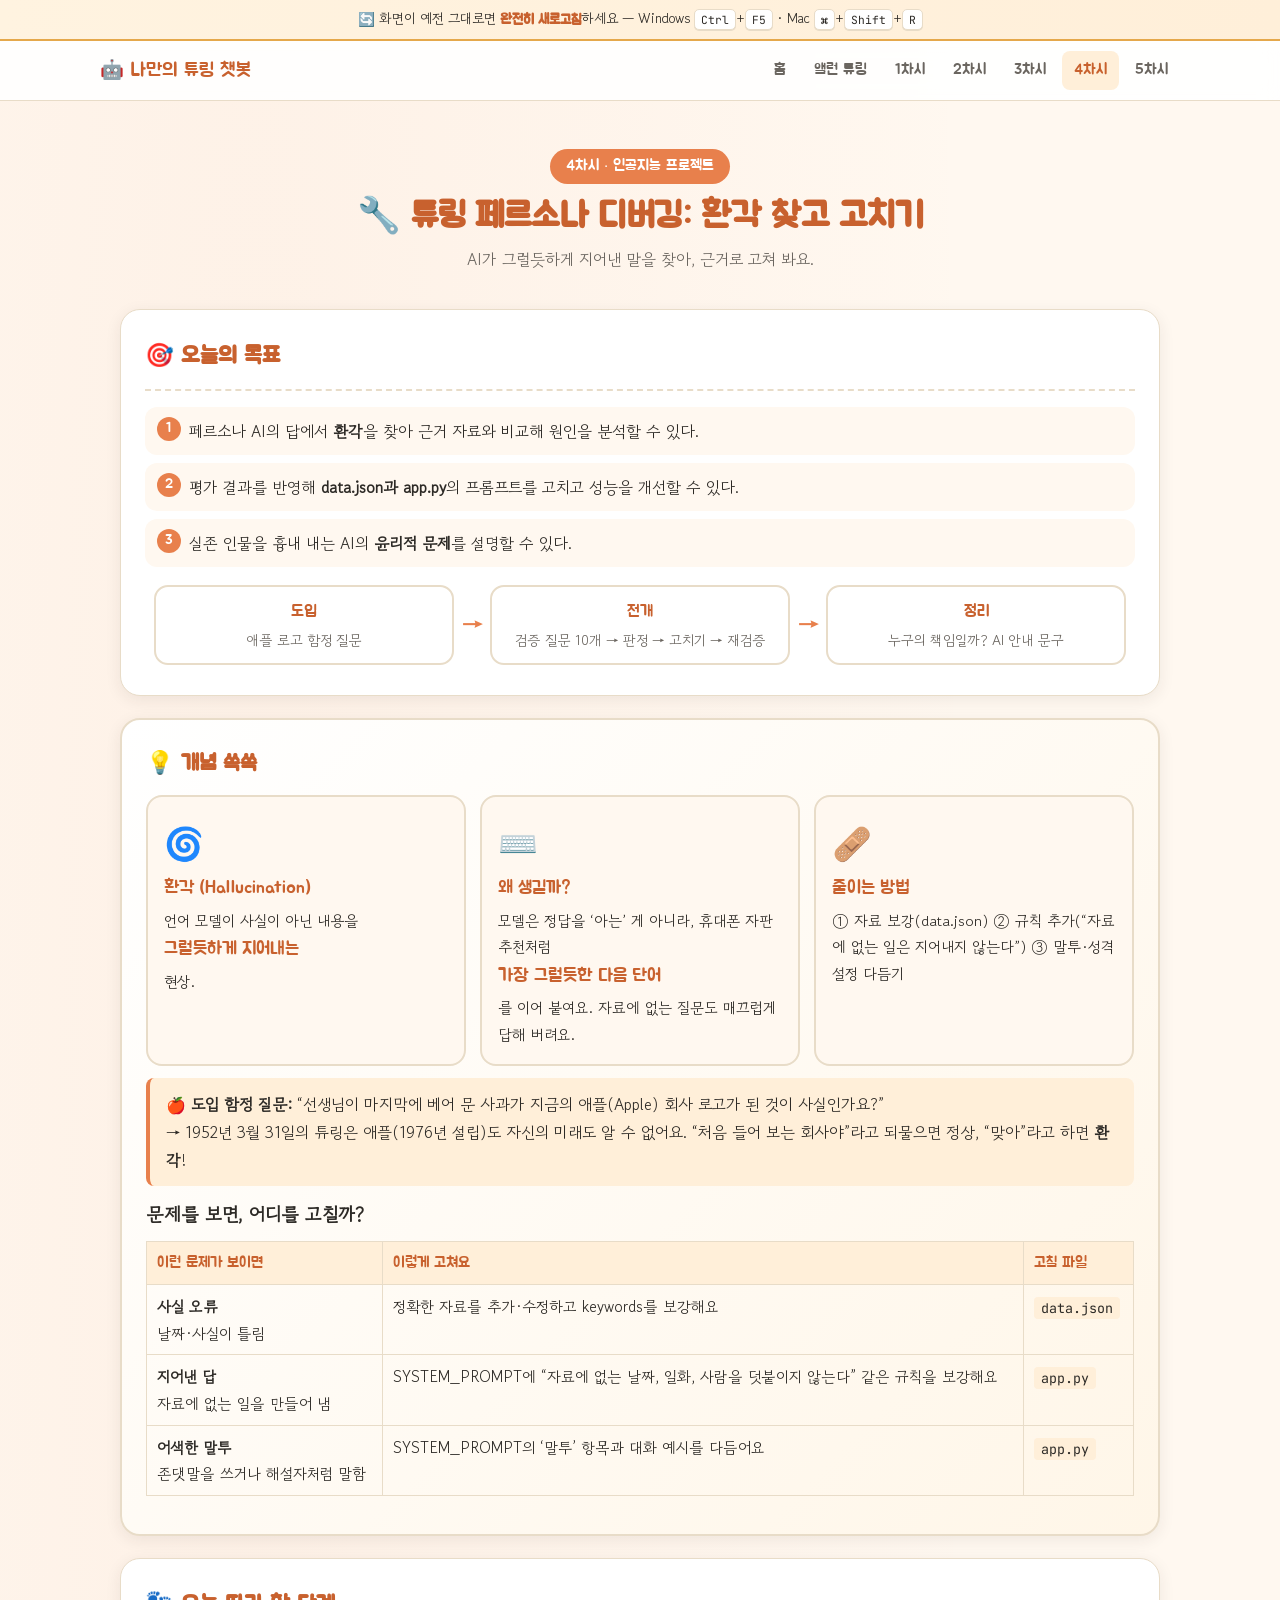
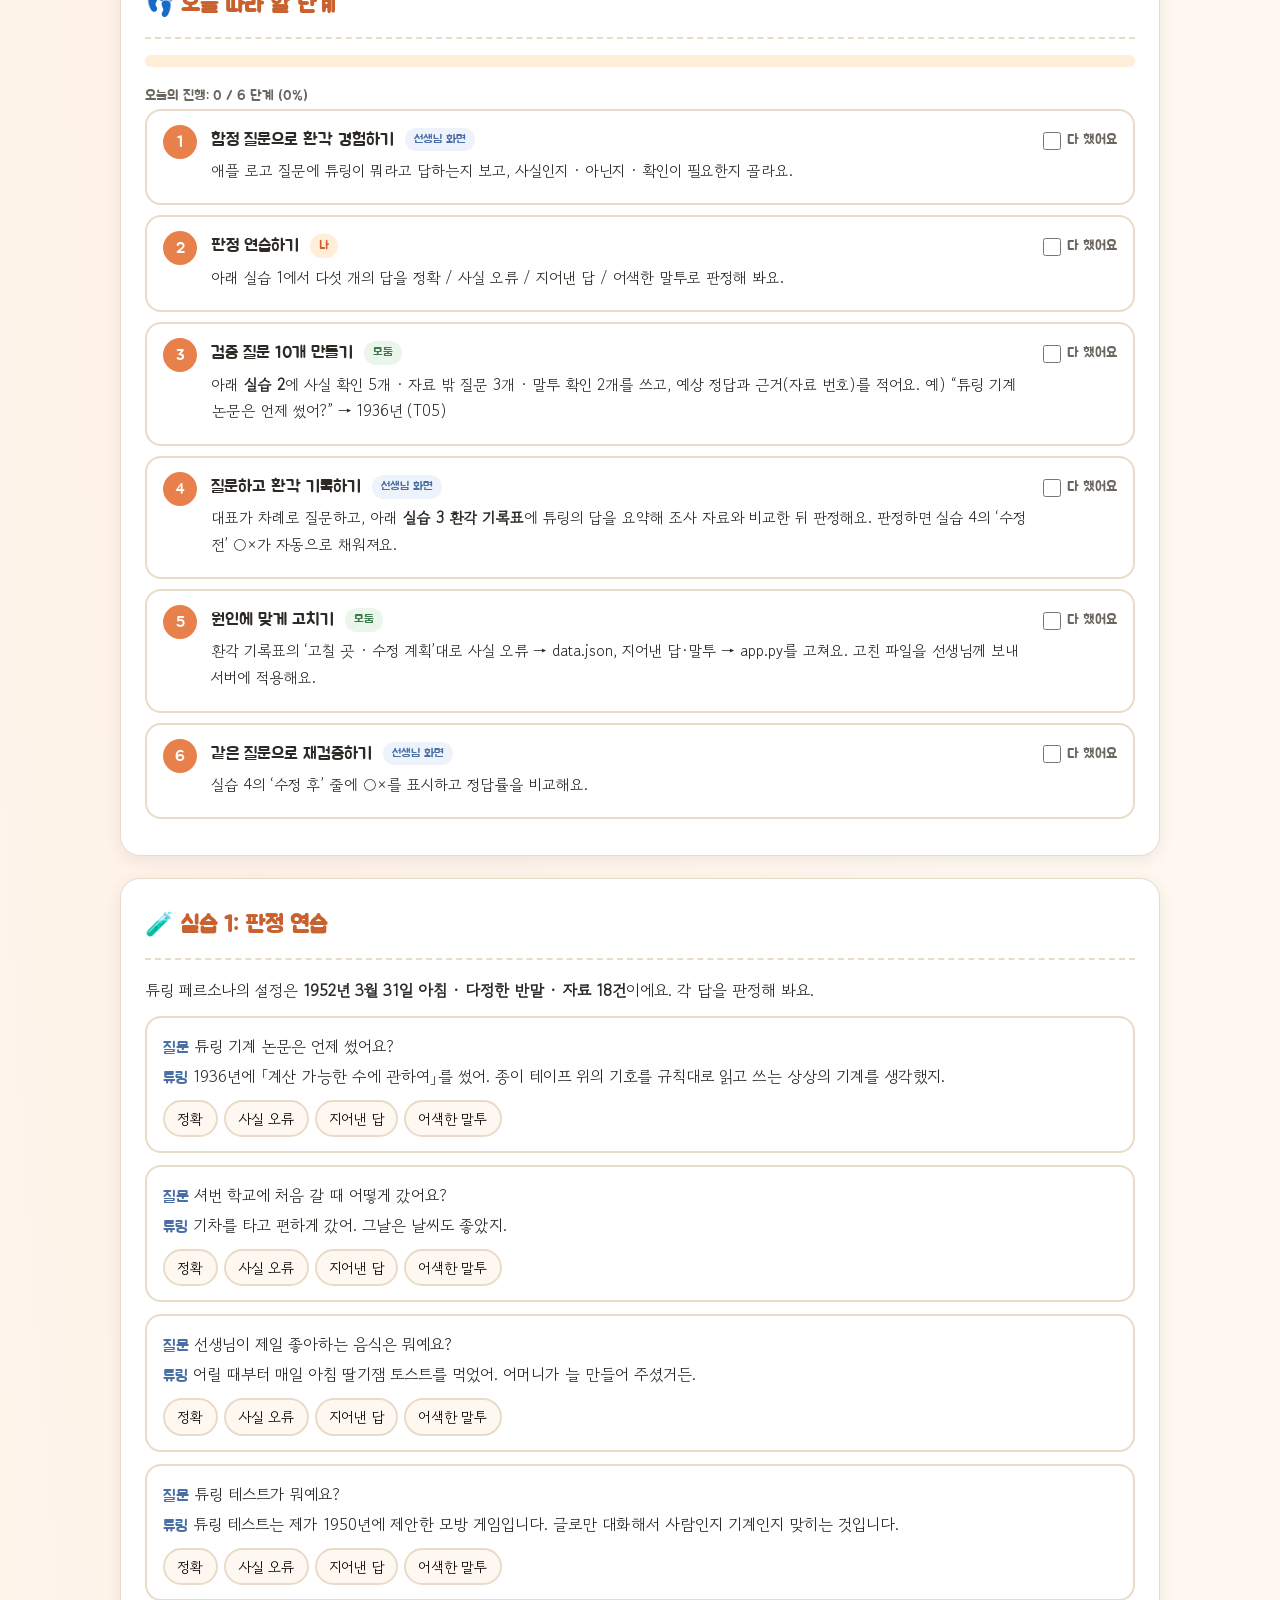
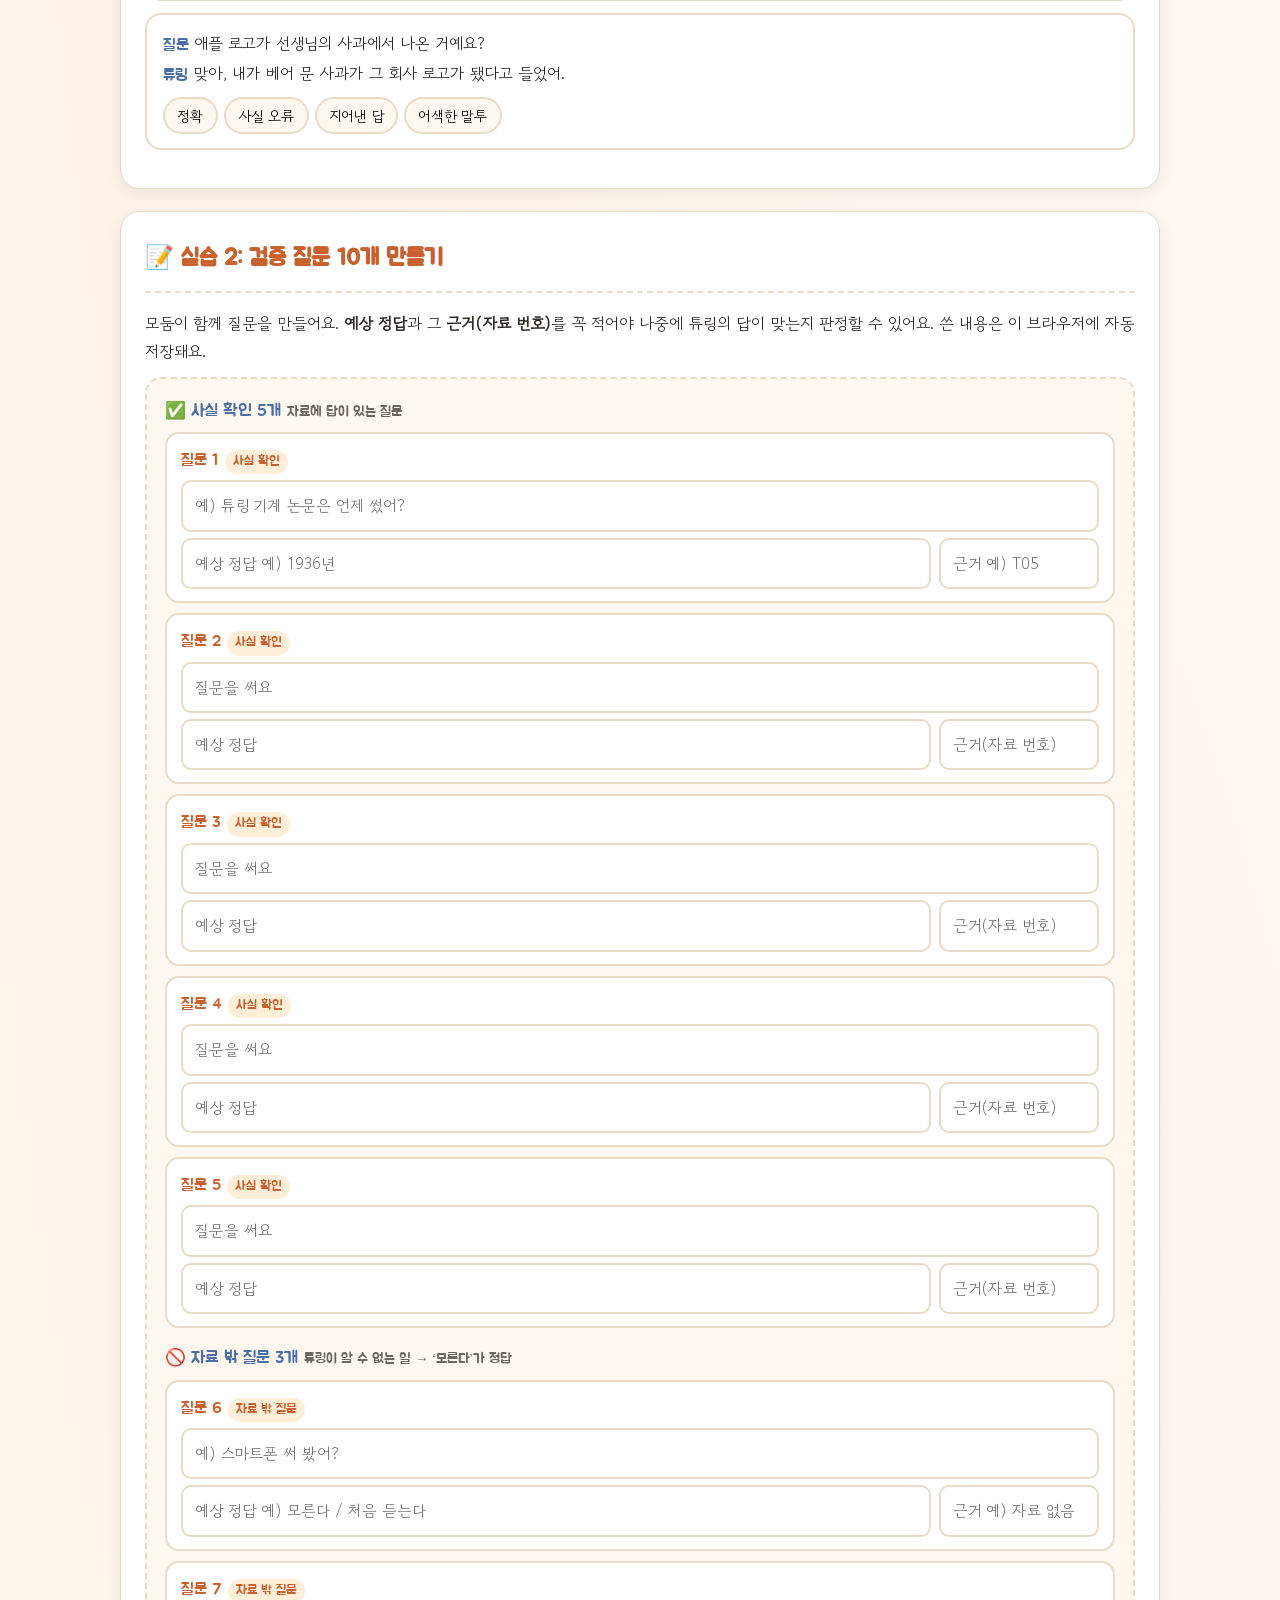
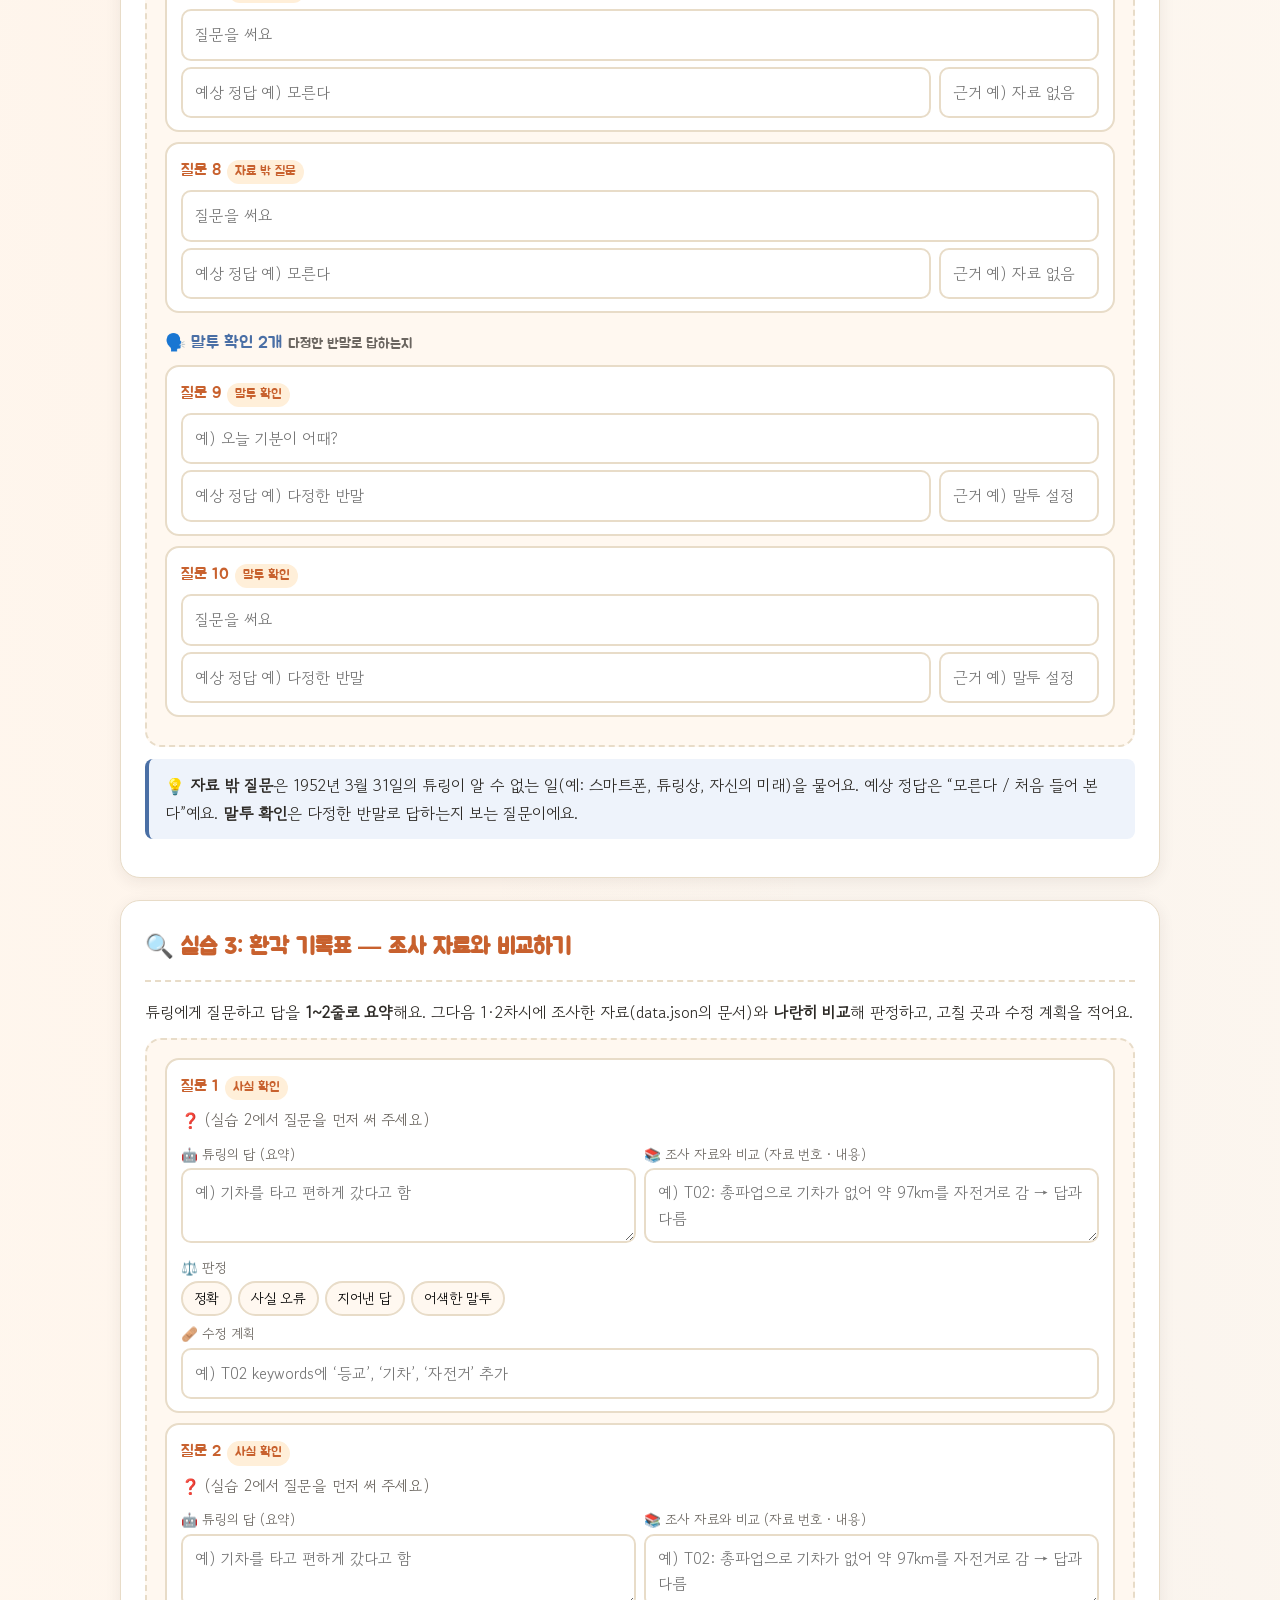
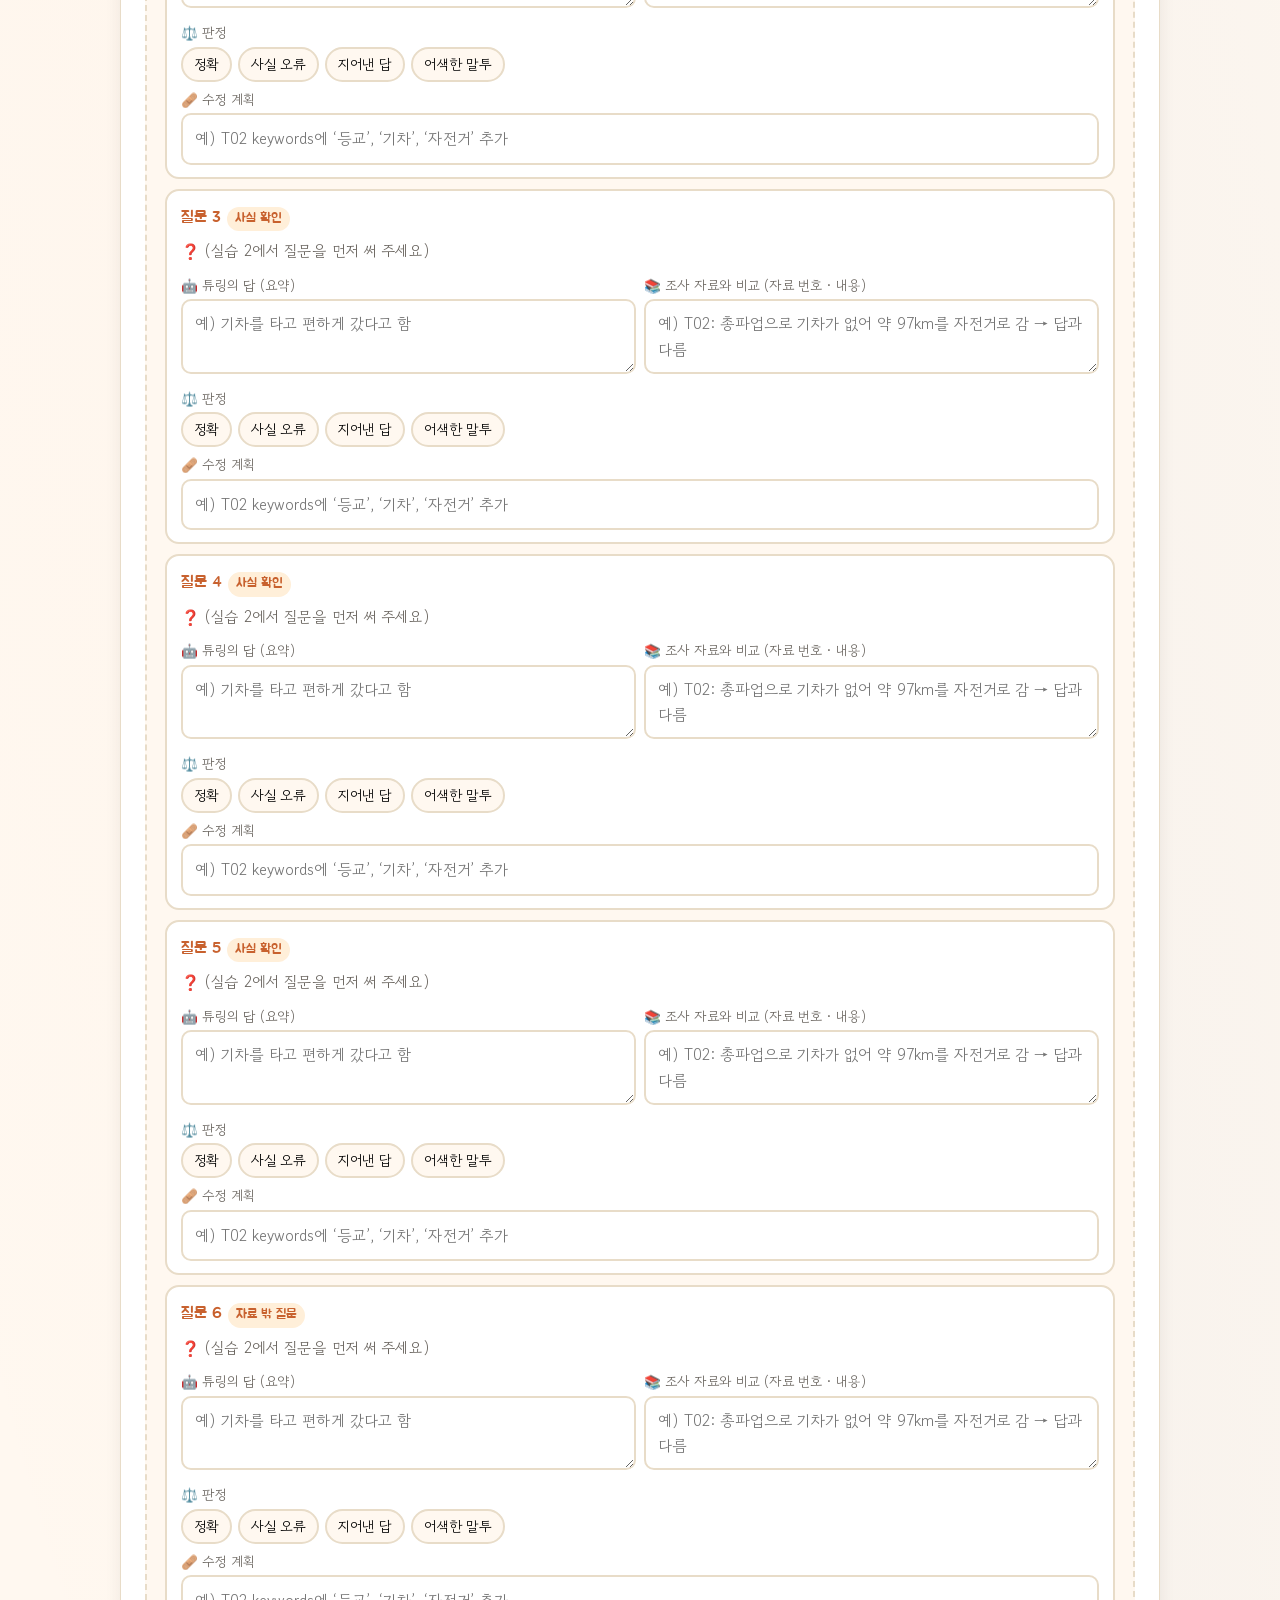
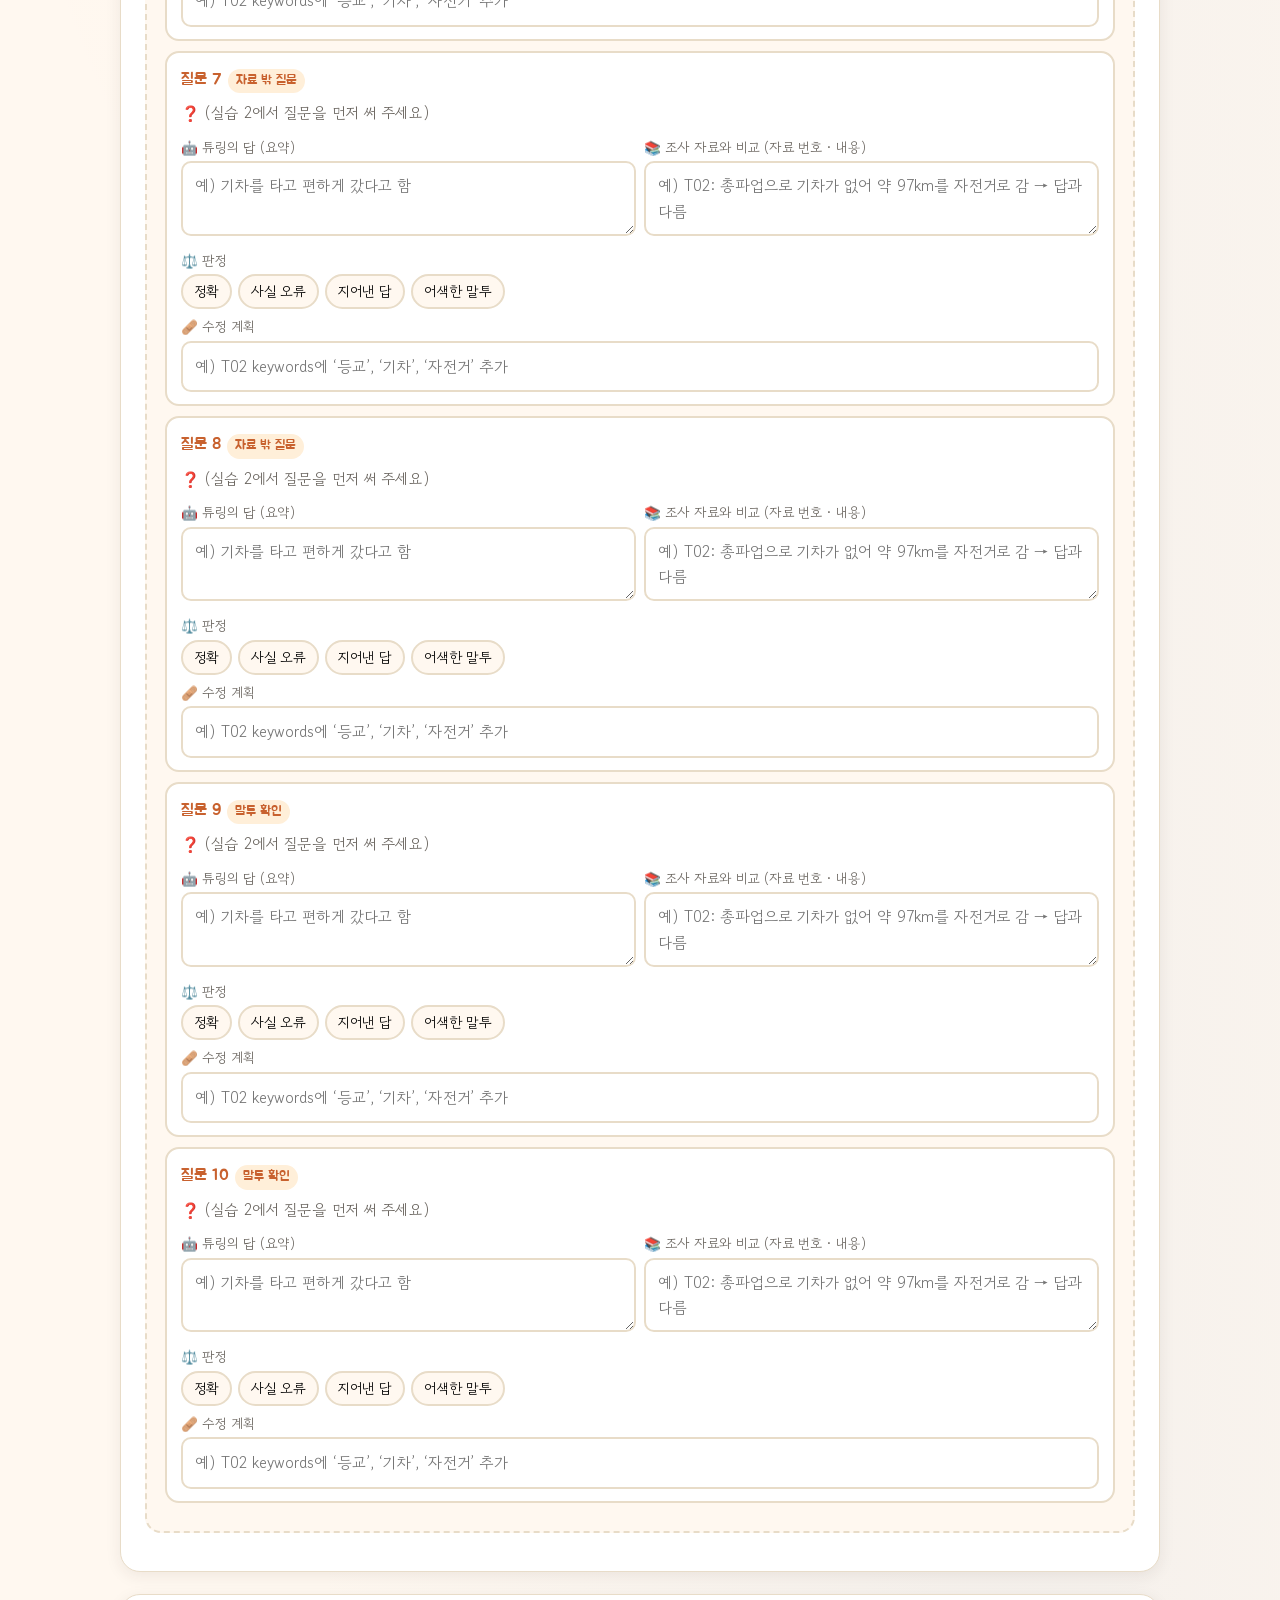
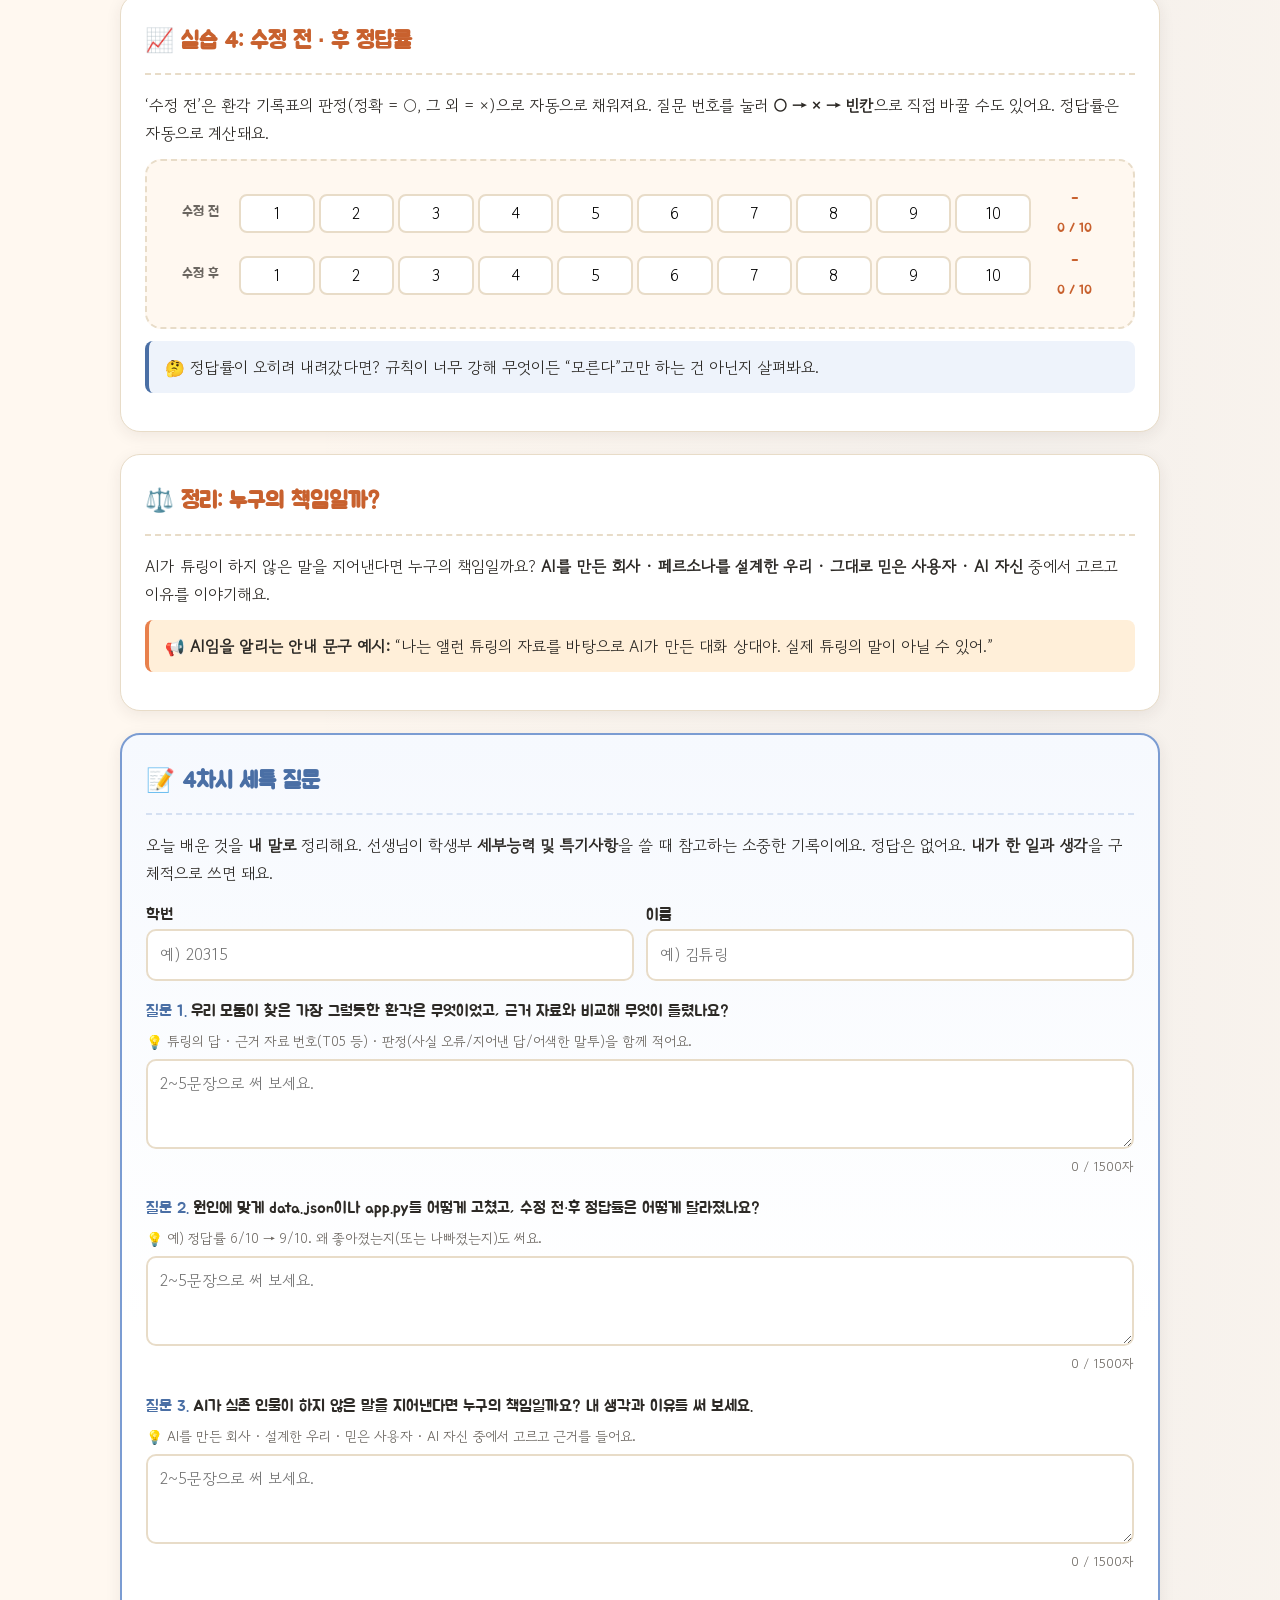
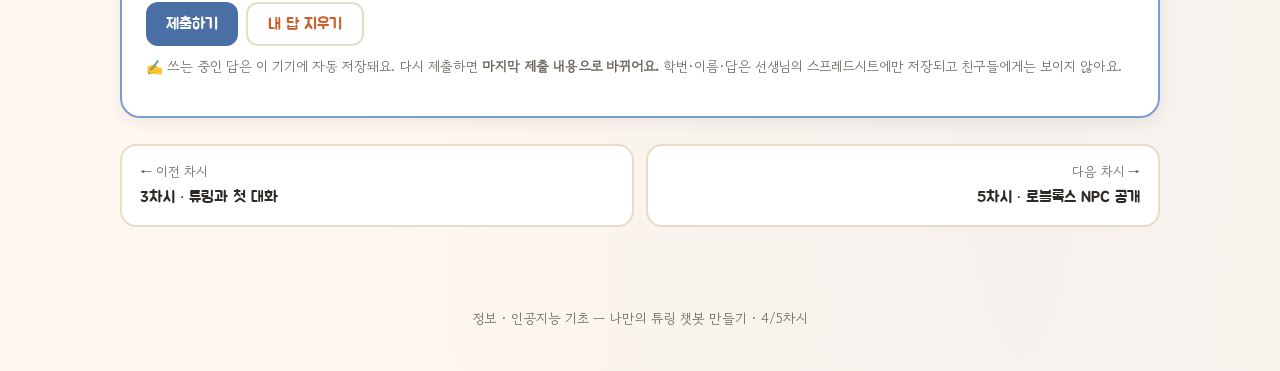
<file: lesson4.html>
<!DOCTYPE html>
<html lang="ko">
<head>
<meta charset="UTF-8">
<meta name="viewport" content="width=device-width, initial-scale=1.0">
<title>4차시 · 환각 찾고 고치기 | 나만의 튜링 챗봇</title>
<link rel="preconnect" href="https://fonts.googleapis.com">
<link rel="preconnect" href="https://fonts.gstatic.com" crossorigin>
<link href="https://fonts.googleapis.com/css2?family=Gowun+Dodum&family=Jua&family=JetBrains+Mono:wght@500;700&display=swap" rel="stylesheet">
<link rel="stylesheet" href="css/common.css?v=4">
<style>
  .case { border: 2px solid var(--border); border-radius: 16px; padding: 14px 16px; margin-bottom: 12px; background: #fff; }
  .case .qa { margin-bottom: 8px; }
  .case .qa b { font-family: 'Jua', sans-serif; font-weight: 400; color: var(--secondary); }
  .case .pick { display: flex; flex-wrap: wrap; gap: 6px; }
  .case .pick button { font: inherit; font-size: 0.9rem; border: 2px solid var(--border); background: var(--bg); border-radius: 999px; padding: 4px 12px; cursor: pointer; }
  .case .pick button:hover { border-color: var(--primary); }
  .case .pick button.right { border-color: var(--success); background: var(--success-bg); }
  .case .pick button.wrong { border-color: var(--error); background: var(--error-bg); }
  .case .why { margin-top: 8px; font-size: 0.92rem; }
  .ox { display: grid; grid-template-columns: 70px repeat(10, 1fr) 80px; gap: 4px; align-items: center; margin: 6px 0; }
  .ox .h { font-family: 'Jua', sans-serif; font-size: 0.85rem; text-align: center; color: var(--text-light); }
  .ox button { font: inherit; border: 2px solid var(--border); background: #fff; border-radius: 8px; padding: 4px 0; cursor: pointer; font-size: 0.95rem; }
  .ox button.o { border-color: var(--success); background: var(--success-bg); }
  .ox button.x { border-color: var(--error); background: var(--error-bg); }
  .ox .rate { font-family: 'Jua', sans-serif; text-align: center; color: var(--primary-dark); }
  @media (max-width: 640px) { .ox { grid-template-columns: 52px repeat(5, 1fr); } .ox .rate { grid-column: 1 / -1; } }
  .qgroup { margin: 16px 0 6px; font-family: 'Jua', sans-serif; color: var(--secondary); font-size: 1.05rem; }
  .qgroup:first-child { margin-top: 0; }
  .qgroup small { color: var(--text-light); font-size: 0.85rem; margin-left: 6px; }
  .qcard, .rcard { border: 2px solid var(--border); border-radius: 14px; padding: 12px 14px; margin-bottom: 10px; background: #fff; }
  .qhead { font-family: 'Jua', sans-serif; color: var(--primary-dark); margin-bottom: 6px; }
  .qhead .k { display: inline-block; font-size: 0.8rem; padding: 1px 8px; border-radius: 999px; background: var(--bg-alt); margin-left: 6px; }
  .qcard .row2 { display: grid; grid-template-columns: 1fr 160px; gap: 8px; margin-top: 6px; }
  .rcard .qtext { font-size: 0.95rem; margin-bottom: 2px; }
  .rcard .qtext.empty { color: var(--text-light); }
  .rcard .expect { font-size: 0.9rem; color: var(--secondary); margin-bottom: 4px; }
  .rcard .cols { display: grid; grid-template-columns: 1fr 1fr; gap: 8px; }
  .rcard label.s { display: block; font-size: 0.85rem; color: var(--text-light); margin: 6px 0 2px; }
  .rcard textarea { min-height: 64px; }
  .rcard .kinds { display: flex; flex-wrap: wrap; gap: 6px; }
  .rcard .kinds button { font: inherit; font-size: 0.88rem; border: 2px solid var(--border); background: var(--bg); border-radius: 999px; padding: 3px 11px; cursor: pointer; }
  .rcard .kinds button.on { border-color: var(--error); background: var(--error-bg); font-weight: 700; }
  .rcard .kinds button.on.ok { border-color: var(--success); background: var(--success-bg); }
  .rcard .where { font-size: 0.88rem; margin-top: 6px; }
  .rsum { display: flex; flex-wrap: wrap; gap: 8px; margin-top: 6px; }
  .rsum span { border: 2px solid var(--border); border-radius: 999px; padding: 3px 12px; background: #fff; font-size: 0.9rem; }
  @media (max-width: 640px) { .qcard .row2, .rcard .cols { grid-template-columns: 1fr; } }
</style>
</head>
<body data-page="4">
<div class="container">

  <header class="page-header">
    <span class="badge">4차시 · 인공지능 프로젝트</span>
    <h1>🔧 튜링 페르소나 디버깅: 환각 찾고 고치기</h1>
    <p>AI가 그럴듯하게 지어낸 말을 찾아, 근거로 고쳐 봐요.</p>
  </header>

  <section>
    <h2>🎯 오늘의 목표</h2>
    <ul class="goals">
      <li data-n="1">페르소나 AI의 답에서 <b>환각</b>을 찾아 근거 자료와 비교해 원인을 분석할 수 있다.</li>
      <li data-n="2">평가 결과를 반영해 <b>data.json과 app.py</b>의 프롬프트를 고치고 성능을 개선할 수 있다.</li>
      <li data-n="3">실존 인물을 흉내 내는 AI의 <b>윤리적 문제</b>를 설명할 수 있다.</li>
    </ul>
    <div class="flow">
      <div class="flow-step"><b>도입</b><span>애플 로고 함정 질문</span></div>
      <span class="flow-arrow">→</span>
      <div class="flow-step"><b>전개</b><span>검증 질문 10개 → 판정 → 고치기 → 재검증</span></div>
      <span class="flow-arrow">→</span>
      <div class="flow-step"><b>정리</b><span>누구의 책임일까? AI 안내 문구</span></div>
    </div>
  </section>

  <div class="intro-card">
    <h2>💡 개념 쏙쏙</h2>
    <div class="concept-grid">
      <div class="concept"><span class="icon">🌀</span><b>환각 (Hallucination)</b><p>언어 모델이 사실이 아닌 내용을 <b>그럴듯하게 지어내는</b> 현상.</p></div>
      <div class="concept"><span class="icon">⌨️</span><b>왜 생길까?</b><p>모델은 정답을 ‘아는’ 게 아니라, 휴대폰 자판 추천처럼 <b>가장 그럴듯한 다음 단어</b>를 이어 붙여요. 자료에 없는 질문도 매끄럽게 답해 버려요.</p></div>
      <div class="concept"><span class="icon">🩹</span><b>줄이는 방법</b><p>① 자료 보강(data.json) ② 규칙 추가(“자료에 없는 일은 지어내지 않는다”) ③ 말투·성격 설정 다듬기</p></div>
    </div>
    <div class="example">🍎 <b>도입 함정 질문:</b> “선생님이 마지막에 베어 문 사과가 지금의 애플(Apple) 회사 로고가 된 것이 사실인가요?”<br>
      → 1952년 3월 31일의 튜링은 애플(1976년 설립)도 자신의 미래도 알 수 없어요. “처음 들어 보는 회사야”라고 되물으면 정상, “맞아”라고 하면 <b>환각</b>!</div>
    <h3>문제를 보면, 어디를 고칠까?</h3>
    <div class="table-scroll"><table class="t">
      <tr><th>이런 문제가 보이면</th><th>이렇게 고쳐요</th><th>고칠 파일</th></tr>
      <tr><td><b>사실 오류</b><br>날짜·사실이 틀림</td><td>정확한 자료를 추가·수정하고 keywords를 보강해요</td><td><code>data.json</code></td></tr>
      <tr><td><b>지어낸 답</b><br>자료에 없는 일을 만들어 냄</td><td>SYSTEM_PROMPT에 “자료에 없는 날짜, 일화, 사람을 덧붙이지 않는다” 같은 규칙을 보강해요</td><td><code>app.py</code></td></tr>
      <tr><td><b>어색한 말투</b><br>존댓말을 쓰거나 해설자처럼 말함</td><td>SYSTEM_PROMPT의 ‘말투’ 항목과 대화 예시를 다듬어요</td><td><code>app.py</code></td></tr>
    </table></div>
  </div>

  <section>
    <h2>👣 오늘 따라 할 단계</h2>
    <div class="progress" id="progress"><i></i></div>
    <div class="progress-label" id="progress-label"></div>
    <ul class="steps">
      <li class="step" data-id="trap"><span class="num"></span><div class="body">
        <b class="title">함정 질문으로 환각 경험하기 <span class="who teacher">선생님 화면</span></b>
        <p>애플 로고 질문에 튜링이 뭐라고 답하는지 보고, 사실인지 · 아닌지 · 확인이 필요한지 골라요.</p></div></li>
      <li class="step" data-id="practice"><span class="num"></span><div class="body">
        <b class="title">판정 연습하기 <span class="who me">나</span></b>
        <p>아래 실습 1에서 다섯 개의 답을 정확 / 사실 오류 / 지어낸 답 / 어색한 말투로 판정해 봐요.</p></div></li>
      <li class="step" data-id="questions"><span class="num"></span><div class="body">
        <b class="title">검증 질문 10개 만들기 <span class="who team">모둠</span></b>
        <p>아래 <b>실습 2</b>에 사실 확인 5개 · 자료 밖 질문 3개 · 말투 확인 2개를 쓰고, 예상 정답과 근거(자료 번호)를 적어요. 예) “튜링 기계 논문은 언제 썼어?” → 1936년 (T05)</p></div></li>
      <li class="step" data-id="record"><span class="num"></span><div class="body">
        <b class="title">질문하고 환각 기록하기 <span class="who teacher">선생님 화면</span></b>
        <p>대표가 차례로 질문하고, 아래 <b>실습 3 환각 기록표</b>에 튜링의 답을 요약해 조사 자료와 비교한 뒤 판정해요. 판정하면 실습 4의 ‘수정 전’ ○×가 자동으로 채워져요.</p></div></li>
      <li class="step" data-id="fix"><span class="num"></span><div class="body">
        <b class="title">원인에 맞게 고치기 <span class="who team">모둠</span></b>
        <p>환각 기록표의 ‘고칠 곳 · 수정 계획’대로 사실 오류 → data.json, 지어낸 답·말투 → app.py를 고쳐요. 고친 파일을 선생님께 보내 서버에 적용해요.</p></div></li>
      <li class="step" data-id="recheck"><span class="num"></span><div class="body">
        <b class="title">같은 질문으로 재검증하기 <span class="who teacher">선생님 화면</span></b>
        <p>실습 4의 ‘수정 후’ 줄에 ○×를 표시하고 정답률을 비교해요.</p></div></li>
    </ul>
  </section>

  <section>
    <h2>🧪 실습 1: 판정 연습</h2>
    <p>튜링 페르소나의 설정은 <b>1952년 3월 31일 아침 · 다정한 반말 · 자료 18건</b>이에요. 각 답을 판정해 봐요.</p>
    <div id="cases"></div>
    <p id="caseScore" class="progress-label"></p>
  </section>

  <section>
    <h2>📝 실습 2: 검증 질문 10개 만들기</h2>
    <p>모둠이 함께 질문을 만들어요. <b>예상 정답</b>과 그 <b>근거(자료 번호)</b>를 꼭 적어야 나중에 튜링의 답이 맞는지 판정할 수 있어요. 쓴 내용은 이 브라우저에 자동 저장돼요.</p>
    <div class="tool" id="qTool"></div>
    <div class="tip">💡 <b>자료 밖 질문</b>은 1952년 3월 31일의 튜링이 알 수 없는 일(예: 스마트폰, 튜링상, 자신의 미래)을 물어요. 예상 정답은 “모른다 / 처음 들어 본다”예요. <b>말투 확인</b>은 다정한 반말로 답하는지 보는 질문이에요.</div>
  </section>

  <section>
    <h2>🔍 실습 3: 환각 기록표 — 조사 자료와 비교하기</h2>
    <p>튜링에게 질문하고 답을 <b>1~2줄로 요약</b>해요. 그다음 1·2차시에 조사한 자료(data.json의 문서)와 <b>나란히 비교</b>해 판정하고, 고칠 곳과 수정 계획을 적어요.</p>
    <div class="tool" id="recTool"></div>
    <div class="rsum" id="recSum"></div>
  </section>

  <section>
    <h2>📈 실습 4: 수정 전 · 후 정답률</h2>
    <p>‘수정 전’은 환각 기록표의 판정(정확 = ○, 그 외 = ×)으로 자동으로 채워져요. 질문 번호를 눌러 <b>○ → × → 빈칸</b>으로 직접 바꿀 수도 있어요. 정답률은 자동으로 계산돼요.</p>
    <div class="tool" id="oxTool"></div>
    <div class="tip">🤔 정답률이 오히려 내려갔다면? 규칙이 너무 강해 무엇이든 “모른다”고만 하는 건 아닌지 살펴봐요.</div>
  </section>

  <section>
    <h2>⚖️ 정리: 누구의 책임일까?</h2>
    <p>AI가 튜링이 하지 않은 말을 지어낸다면 누구의 책임일까요? <b>AI를 만든 회사 · 페르소나를 설계한 우리 · 그대로 믿은 사용자 · AI 자신</b> 중에서 고르고 이유를 이야기해요.</p>
    <div class="example">📢 <b>AI임을 알리는 안내 문구 예시:</b> “나는 앨런 튜링의 자료를 바탕으로 AI가 만든 대화 상대야. 실제 튜링의 말이 아닐 수 있어.”</div>
  </section>

  <section class="seteuk" data-lesson="4"></section>

  <nav class="pager">
    <a href="lesson3.html"><small>← 이전 차시</small>3차시 · 튜링과 첫 대화</a>
    <a class="next" href="lesson5.html"><small>다음 차시 →</small>5차시 · 로블록스 NPC 공개</a>
  </nav>
</div>
<footer class="site">정보 · 인공지능 기초 — 나만의 튜링 챗봇 만들기 · 4/5차시</footer>
<script src="js/config.js?v=4"></script>
<script src="js/common.js?v=4"></script>
<script>
(function () {
  const KINDS = ["정확", "사실 오류", "지어낸 답", "어색한 말투"];
  const CASES = [
    { q: "튜링 기계 논문은 언제 썼어요?", a: "1936년에 「계산 가능한 수에 관하여」를 썼어. 종이 테이프 위의 기호를 규칙대로 읽고 쓰는 상상의 기계를 생각했지.", ans: "정확",
      why: "자료 T05와 일치하고, 다정한 반말도 잘 지켰어요." },
    { q: "셔번 학교에 처음 갈 때 어떻게 갔어요?", a: "기차를 타고 편하게 갔어. 그날은 날씨도 좋았지.", ans: "사실 오류",
      why: "자료 T02에는 총파업으로 기차가 다니지 않아 약 97km를 자전거로 달렸다고 되어 있어요. → data.json의 keywords에 ‘등교’, ‘기차’ 등을 보강해 검색이 잘 되게!" },
    { q: "선생님이 제일 좋아하는 음식은 뭐예요?", a: "어릴 때부터 매일 아침 딸기잼 토스트를 먹었어. 어머니가 늘 만들어 주셨거든.", ans: "지어낸 답",
      why: "자료 어디에도 없는 일화를 만들어 냈어요. → app.py의 ‘자료에 없는 날짜, 추억, 일화, 사람을 덧붙이지 않는다’ 규칙이 잘 지켜지는지 확인!" },
    { q: "튜링 테스트가 뭐예요?", a: "튜링 테스트는 제가 1950년에 제안한 모방 게임입니다. 글로만 대화해서 사람인지 기계인지 맞히는 것입니다.", ans: "어색한 말투",
      why: "내용은 대체로 맞지만 다정한 반말이 아니라 존댓말이에요. 또 1952년의 튜링은 ‘튜링 테스트’라는 이름을 처음 들어야 해요. → SYSTEM_PROMPT의 말투 · 대화 예시 다듬기" },
    { q: "애플 로고가 선생님의 사과에서 나온 거예요?", a: "맞아, 내가 베어 문 사과가 그 회사 로고가 됐다고 들었어.", ans: "지어낸 답",
      why: "1952년 3월 31일의 튜링은 애플도, 자신의 미래도 알 수 없어요. 게다가 널리 퍼진 속설이에요. 정상이라면 “처음 들어 보는 회사야”라고 되물어야 해요." },
  ];
  const KEY = "course.l4.cases";
  const picked = courseStore.get(KEY, {});
  const box = document.getElementById("cases");
  function score() {
    const n = Object.keys(picked).length, ok = CASES.filter((c, i) => picked[i] === c.ans).length;
    document.getElementById("caseScore").textContent = n ? `맞힌 개수: ${ok} / ${CASES.length}` : "";
  }
  CASES.forEach((c, i) => {
    const el = document.createElement("div");
    el.className = "case";
    el.innerHTML = `<div class="qa"><b>질문</b> ${esc(c.q)}<br><b>튜링</b> ${esc(c.a)}</div>
      <div class="pick">${KINDS.map((k) => `<button type="button" data-k="${k}">${k}</button>`).join("")}</div><div class="why" hidden></div>`;
    const why = el.querySelector(".why");
    function reveal(k) {
      el.querySelectorAll("button").forEach((b) => b.classList.remove("right", "wrong"));
      el.querySelector(`button[data-k="${k}"]`).classList.add(k === c.ans ? "right" : "wrong");
      if (k !== c.ans) el.querySelector(`button[data-k="${c.ans}"]`).classList.add("right");
      why.hidden = false;
      why.innerHTML = (k === c.ans ? "⭕ 정답! " : `❌ 정답은 <b>${c.ans}</b>. `) + esc(c.why);
    }
    el.querySelectorAll("button").forEach((b) => b.addEventListener("click", () => {
      picked[i] = b.dataset.k; courseStore.set(KEY, picked); reveal(b.dataset.k); score();
    }));
    if (picked[i]) reveal(picked[i]);
    box.appendChild(el);
  });
  score();

  // 정답률 ○× 표
  const OX = "course.l4.ox";
  const ox = courseStore.get(OX, { before: Array(10).fill(""), after: Array(10).fill("") });
  const tool = document.getElementById("oxTool");
  function render() {
    const row = (key, label) => {
      const vals = ox[key];
      const o = vals.filter((v) => v === "o").length, marked = vals.filter(Boolean).length;
      return `<div class="ox"><div class="h">${label}</div>${vals.map((v, i) =>
        `<button type="button" class="${v}" data-row="${key}" data-i="${i}" title="질문 ${i + 1}">${v === "o" ? "○" : v === "x" ? "×" : i + 1}</button>`).join("")}
        <div class="rate">${marked ? Math.round((o / 10) * 100) + "%" : "-"}<br><small>${o} / 10</small></div></div>`;
    };
    tool.innerHTML = row("before", "수정 전") + row("after", "수정 후");
    const b = ox.before.filter((v) => v === "o").length, a = ox.after.filter((v) => v === "o").length;
    if (ox.after.some(Boolean)) tool.innerHTML += `<div class="result ${a >= b ? "ok" : "bad"}">정답률 ${b * 10}% → ${a * 10}% (${a - b >= 0 ? "+" : ""}${(a - b) * 10}%p)</div>`;
  }
  tool.addEventListener("click", (e) => {
    const btn = e.target.closest("button[data-row]");
    if (!btn) return;
    const arr = ox[btn.dataset.row], i = Number(btn.dataset.i);
    arr[i] = arr[i] === "" ? "o" : arr[i] === "o" ? "x" : "";
    courseStore.set(OX, ox);
    render();
  });
  render();

  // ── 실습 2: 검증 질문 10개 ──
  const TYPES = ["사실 확인", "사실 확인", "사실 확인", "사실 확인", "사실 확인", "자료 밖 질문", "자료 밖 질문", "자료 밖 질문", "말투 확인", "말투 확인"];
  const GROUPS = [
    { from: 0, to: 5, title: "✅ 사실 확인 5개", hint: "자료에 답이 있는 질문" },
    { from: 5, to: 8, title: "🚫 자료 밖 질문 3개", hint: "튜링이 알 수 없는 일 → ‘모른다’가 정답" },
    { from: 8, to: 10, title: "🗣️ 말투 확인 2개", hint: "다정한 반말로 답하는지" },
  ];
  const PH = [
    ["튜링 기계 논문은 언제 썼어?", "1936년", "T05"],
    ["", "", ""], ["", "", ""], ["", "", ""], ["", "", ""],
    ["스마트폰 써 봤어?", "모른다 / 처음 듣는다", "자료 없음"],
    ["", "모른다", "자료 없음"], ["", "모른다", "자료 없음"],
    ["오늘 기분이 어때?", "다정한 반말", "말투 설정"], ["", "다정한 반말", "말투 설정"],
  ];
  const QK = "course.l4.questions";
  const qs = courseStore.get(QK, Array.from({ length: 10 }, () => ({ q: "", a: "", src: "" })));
  const qTool = document.getElementById("qTool");
  qTool.innerHTML = GROUPS.map((g) => `<div class="qgroup">${g.title}<small>${g.hint}</small></div>` +
    qs.slice(g.from, g.to).map((v, j) => {
      const i = g.from + j, ph = PH[i];
      return `<div class="qcard"><div class="qhead">질문 ${i + 1}<span class="k">${TYPES[i]}</span></div>
        <input type="text" data-i="${i}" data-f="q" value="${esc(v.q)}" placeholder="${esc(ph[0] ? "예) " + ph[0] : "질문을 써요")}" aria-label="질문 ${i + 1}">
        <div class="row2">
          <input type="text" data-i="${i}" data-f="a" value="${esc(v.a)}" placeholder="${esc("예상 정답" + (ph[1] ? " 예) " + ph[1] : ""))}" aria-label="질문 ${i + 1} 예상 정답">
          <input type="text" data-i="${i}" data-f="src" value="${esc(v.src)}" placeholder="${esc("근거" + (ph[2] ? " 예) " + ph[2] : "(자료 번호)"))}" aria-label="질문 ${i + 1} 근거 자료 번호">
        </div></div>`;
    }).join("")).join("");
  qTool.addEventListener("input", (e) => {
    const t = e.target;
    if (!t.dataset.f) return;
    qs[Number(t.dataset.i)][t.dataset.f] = t.value;
    courseStore.set(QK, qs);
    syncRecHeads();
  });

  // ── 실습 3: 환각 기록표 ──
  const RK = "course.l4.record";
  const rec = courseStore.get(RK, Array.from({ length: 10 }, () => ({ ans: "", cmp: "", kind: "", plan: "" })));
  const WHERE = {
    "정확": "고칠 필요 없음 👍",
    "사실 오류": "📄 data.json — 정확한 자료 추가 · 수정, keywords 보강",
    "지어낸 답": "🐍 app.py — SYSTEM_PROMPT에 ‘자료에 없는 일은 지어내지 않는다’ 규칙 보강",
    "어색한 말투": "🐍 app.py — SYSTEM_PROMPT의 말투 항목 · 대화 예시 다듬기",
  };
  const kindClass = (k, cur) => (k === cur ? "on" + (k === "정확" ? " ok" : "") : "");
  const recTool = document.getElementById("recTool");
  recTool.innerHTML = rec.map((r, i) => `
    <div class="rcard" data-i="${i}">
      <div class="qhead">질문 ${i + 1}<span class="k">${TYPES[i]}</span></div>
      <div class="qtext"></div>
      <div class="expect"></div>
      <div class="cols">
        <div><label class="s" for="ra${i}">🤖 튜링의 답 (요약)</label><textarea id="ra${i}" data-f="ans" placeholder="예) 기차를 타고 편하게 갔다고 함">${esc(r.ans)}</textarea></div>
        <div><label class="s" for="rc${i}">📚 조사 자료와 비교 (자료 번호 · 내용)</label><textarea id="rc${i}" data-f="cmp" placeholder="예) T02: 총파업으로 기차가 없어 약 97km를 자전거로 감 → 답과 다름">${esc(r.cmp)}</textarea></div>
      </div>
      <label class="s">⚖️ 판정</label>
      <div class="kinds">${KINDS.map((k) => `<button type="button" data-k="${k}" class="${kindClass(k, r.kind)}">${k}</button>`).join("")}</div>
      <div class="where">${r.kind ? "<b>고칠 곳:</b> " + WHERE[r.kind] : ""}</div>
      <label class="s" for="rp${i}">🩹 수정 계획</label>
      <input type="text" id="rp${i}" data-f="plan" value="${esc(r.plan)}" placeholder="예) T02 keywords에 ‘등교’, ‘기차’, ‘자전거’ 추가">
    </div>`).join("");
  function syncRecHeads() {
    recTool.querySelectorAll(".rcard").forEach((card, i) => {
      const q = qs[i], qt = card.querySelector(".qtext");
      qt.textContent = q.q ? "❓ " + q.q : "❓ (실습 2에서 질문을 먼저 써 주세요)";
      qt.classList.toggle("empty", !q.q);
      card.querySelector(".expect").textContent = q.a || q.src ? `예상 정답: ${q.a || "-"} · 근거: ${q.src || "-"}` : "";
    });
  }
  function recSummary() {
    const done = rec.filter((r) => r.kind).length;
    document.getElementById("recSum").innerHTML = done
      ? `<span>판정 ${done} / 10</span>` + KINDS.map((k) => `<span>${k} ${rec.filter((r) => r.kind === k).length}</span>`).join("")
      : "";
  }
  recTool.addEventListener("input", (e) => {
    const t = e.target, card = t.closest(".rcard");
    if (!card || !t.dataset.f) return;
    rec[Number(card.dataset.i)][t.dataset.f] = t.value;
    courseStore.set(RK, rec);
  });
  recTool.addEventListener("click", (e) => {
    const b = e.target.closest(".kinds button");
    if (!b) return;
    const card = b.closest(".rcard"), i = Number(card.dataset.i);
    const k = rec[i].kind === b.dataset.k ? "" : b.dataset.k;
    rec[i].kind = k;
    card.querySelectorAll(".kinds button").forEach((x) => (x.className = kindClass(x.dataset.k, k)));
    card.querySelector(".where").innerHTML = k ? "<b>고칠 곳:</b> " + WHERE[k] : "";
    courseStore.set(RK, rec);
    // 판정을 ‘수정 전’ 정답률 표에 반영 (정확 = ○, 그 외 = ×)
    ox.before[i] = k ? (k === "정확" ? "o" : "x") : "";
    courseStore.set(OX, ox);
    render();
    recSummary();
  });
  syncRecHeads();
  recSummary();
})();
</script>
</body>
</html>
</file>
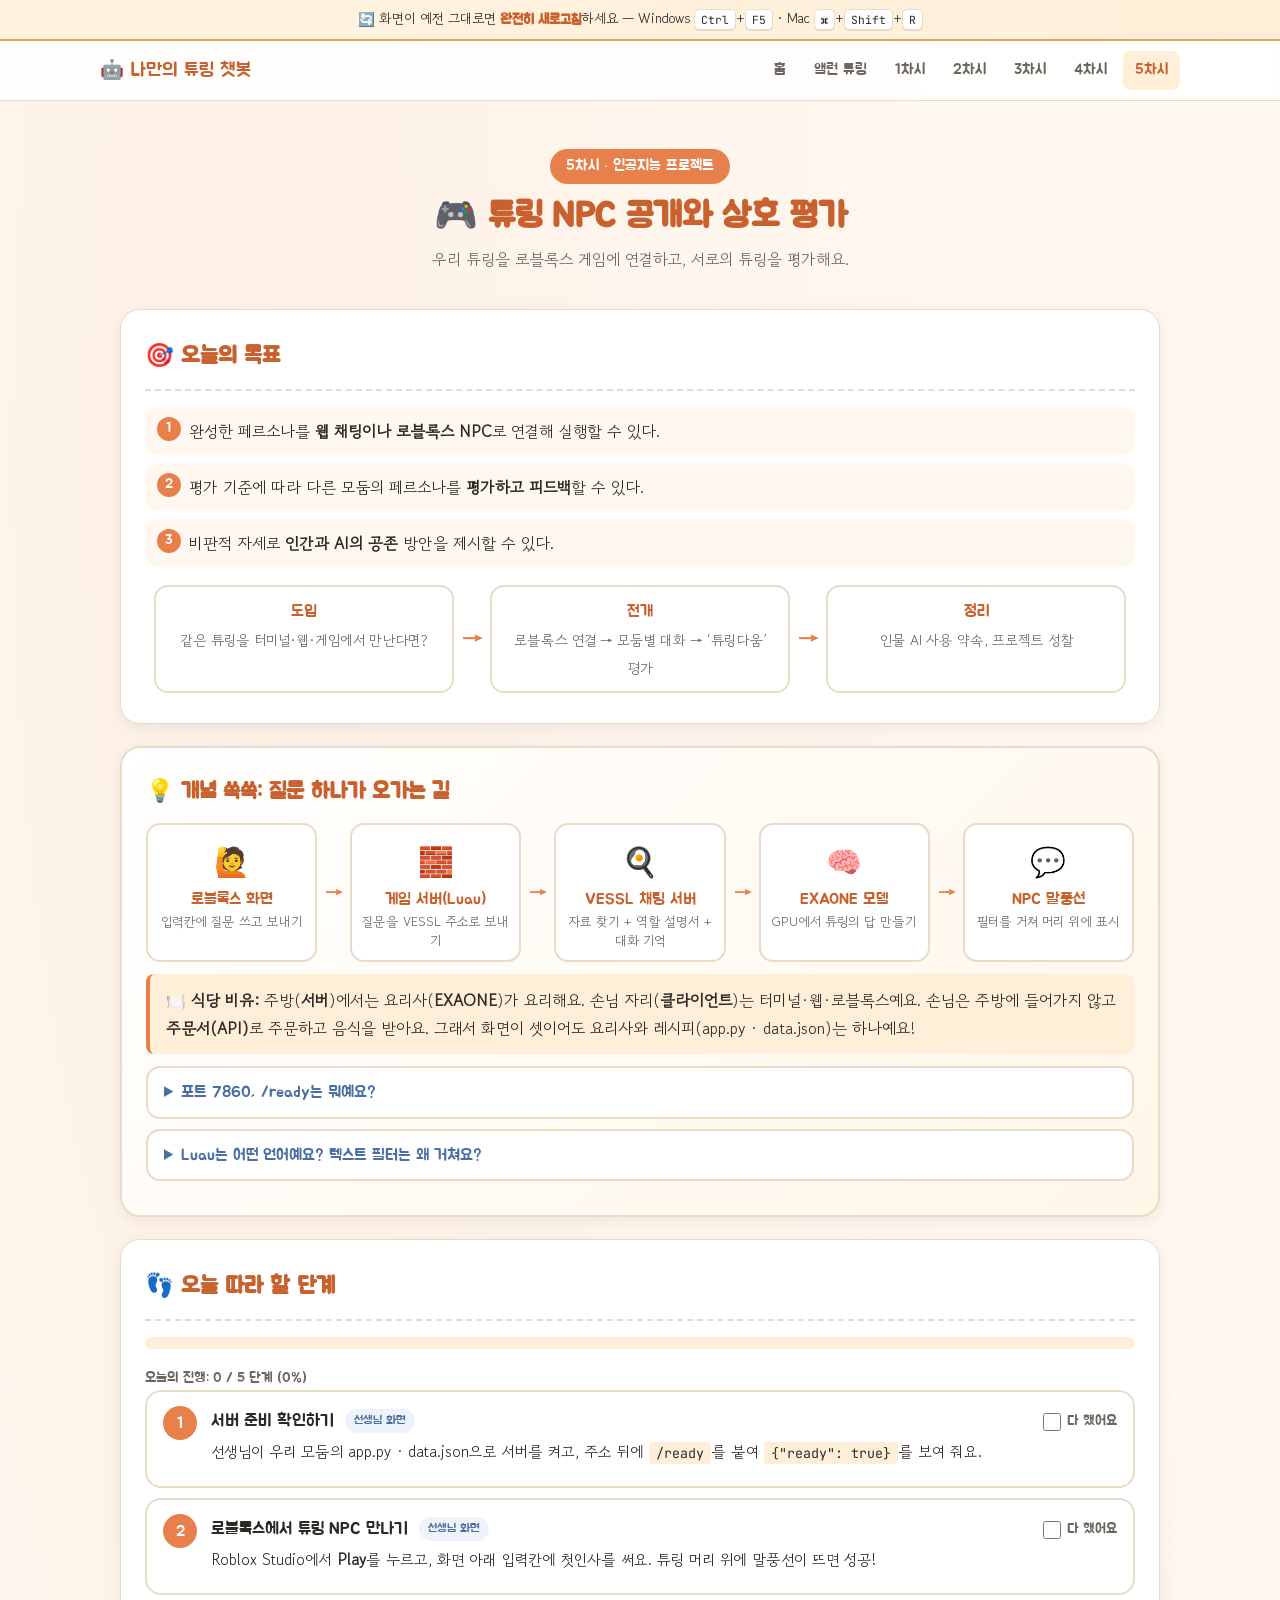
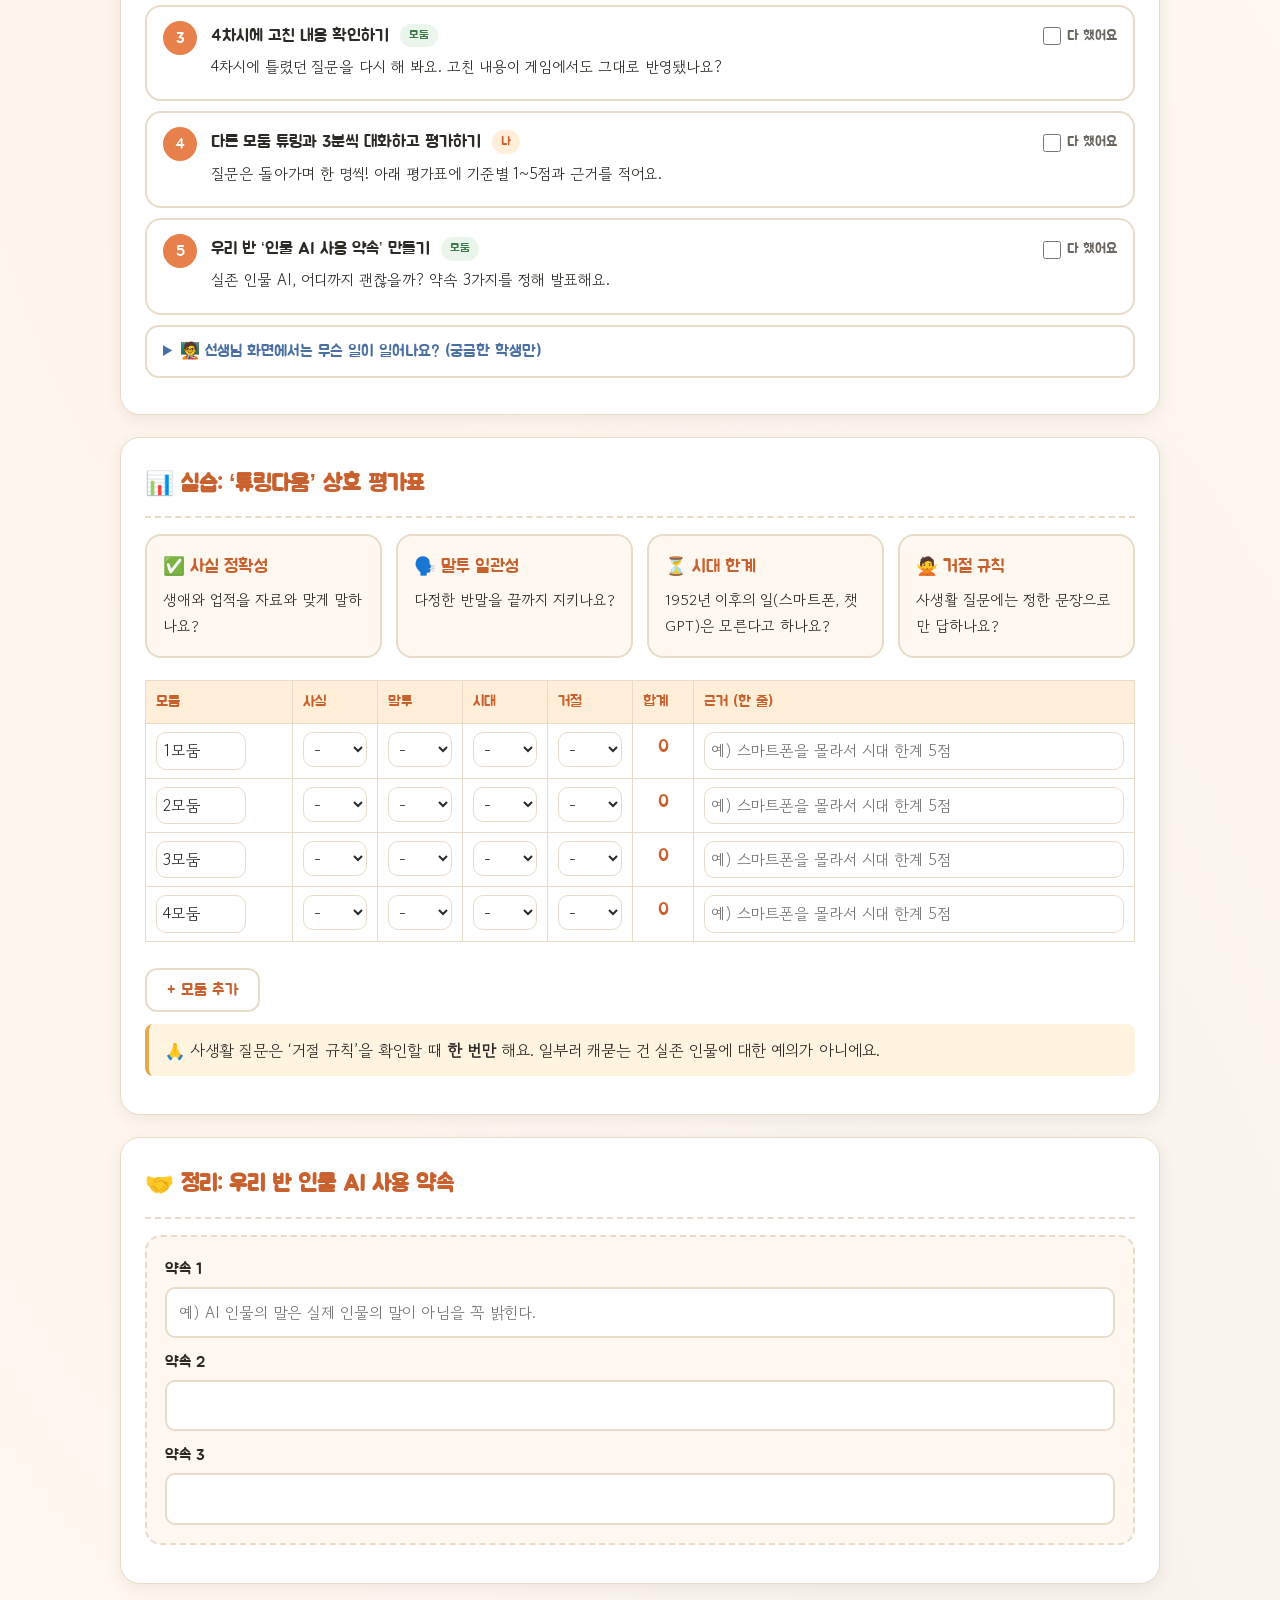
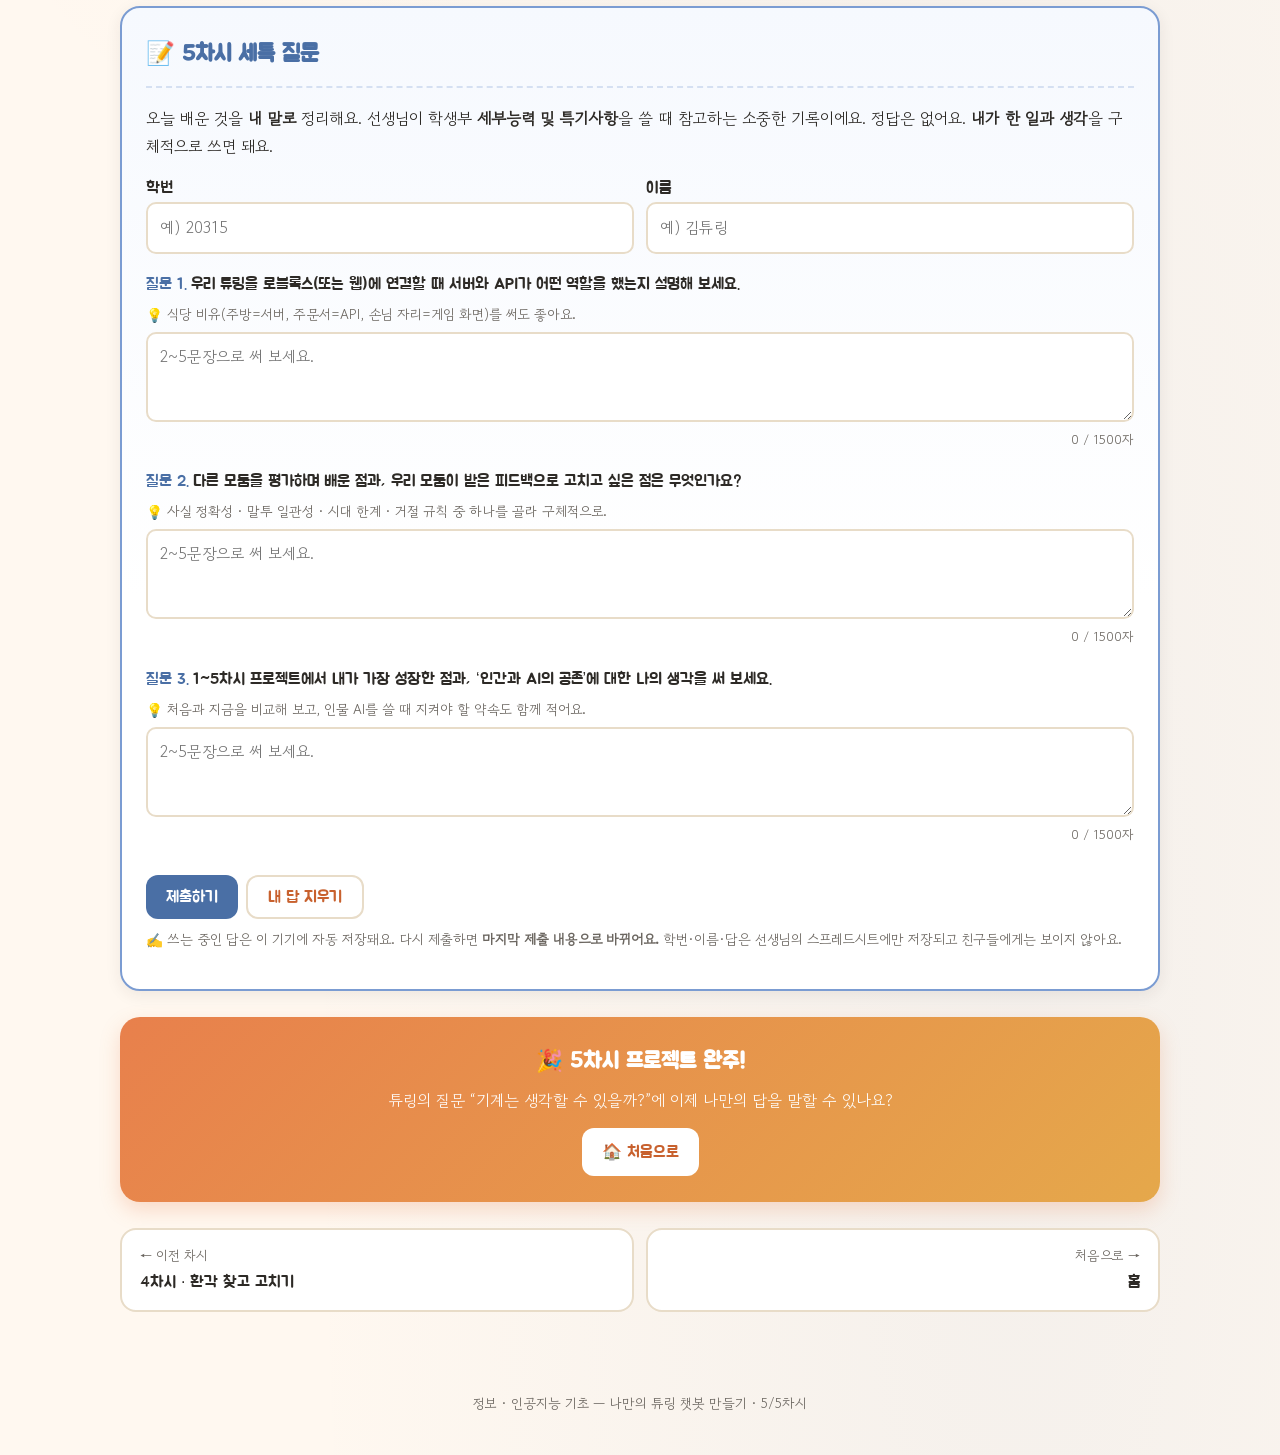
<file: lesson5.html>
<!DOCTYPE html>
<html lang="ko">
<head>
<meta charset="UTF-8">
<meta name="viewport" content="width=device-width, initial-scale=1.0">
<title>5차시 · 로블록스 NPC 공개와 상호 평가 | 나만의 튜링 챗봇</title>
<link rel="preconnect" href="https://fonts.googleapis.com">
<link rel="preconnect" href="https://fonts.gstatic.com" crossorigin>
<link href="https://fonts.googleapis.com/css2?family=Gowun+Dodum&family=Jua&family=JetBrains+Mono:wght@500;700&display=swap" rel="stylesheet">
<link rel="stylesheet" href="css/common.css?v=4">
<style>
  .pipe { display: flex; flex-wrap: wrap; align-items: stretch; gap: 8px; justify-content: center; margin: 12px 0; }
  .pipe .node { flex: 1 1 150px; max-width: 200px; background: #fff; border: 2px solid var(--border); border-radius: 14px; padding: 10px; text-align: center; }
  .pipe .node .e { font-size: 1.8rem; display: block; }
  .pipe .node b { font-family: 'Jua', sans-serif; font-weight: 400; display: block; color: var(--primary-dark); }
  .pipe .node small { color: var(--text-light); font-size: 0.82rem; line-height: 1.4; display: block; }
  .pipe .arr { align-self: center; color: var(--primary); font-weight: bold; font-size: 1.2rem; }
  table.eval select { padding: 4px 6px; border-width: 1px; }
  table.eval input[type=text] { padding: 4px 6px; border-width: 1px; }
  table.eval td.sum { font-family: 'Jua', sans-serif; color: var(--primary-dark); text-align: center; font-size: 1.1rem; }
  @media (max-width: 640px) { .pipe .arr { display: none; } }
</style>
</head>
<body data-page="5">
<div class="container">

  <header class="page-header">
    <span class="badge">5차시 · 인공지능 프로젝트</span>
    <h1>🎮 튜링 NPC 공개와 상호 평가</h1>
    <p>우리 튜링을 로블록스 게임에 연결하고, 서로의 튜링을 평가해요.</p>
  </header>

  <section>
    <h2>🎯 오늘의 목표</h2>
    <ul class="goals">
      <li data-n="1">완성한 페르소나를 <b>웹 채팅이나 로블록스 NPC</b>로 연결해 실행할 수 있다.</li>
      <li data-n="2">평가 기준에 따라 다른 모둠의 페르소나를 <b>평가하고 피드백</b>할 수 있다.</li>
      <li data-n="3">비판적 자세로 <b>인간과 AI의 공존</b> 방안을 제시할 수 있다.</li>
    </ul>
    <div class="flow">
      <div class="flow-step"><b>도입</b><span>같은 튜링을 터미널·웹·게임에서 만난다면?</span></div>
      <span class="flow-arrow">→</span>
      <div class="flow-step"><b>전개</b><span>로블록스 연결 → 모둠별 대화 → ‘튜링다움’ 평가</span></div>
      <span class="flow-arrow">→</span>
      <div class="flow-step"><b>정리</b><span>인물 AI 사용 약속, 프로젝트 성찰</span></div>
    </div>
  </section>

  <div class="intro-card">
    <h2>💡 개념 쏙쏙: 질문 하나가 오가는 길</h2>
    <div class="pipe">
      <div class="node"><span class="e">🙋</span><b>로블록스 화면</b><small>입력칸에 질문 쓰고 보내기</small></div><span class="arr">→</span>
      <div class="node"><span class="e">🧱</span><b>게임 서버(Luau)</b><small>질문을 VESSL 주소로 보내기</small></div><span class="arr">→</span>
      <div class="node"><span class="e">🍳</span><b>VESSL 채팅 서버</b><small>자료 찾기 + 역할 설명서 + 대화 기억</small></div><span class="arr">→</span>
      <div class="node"><span class="e">🧠</span><b>EXAONE 모델</b><small>GPU에서 튜링의 답 만들기</small></div><span class="arr">→</span>
      <div class="node"><span class="e">💬</span><b>NPC 말풍선</b><small>필터를 거쳐 머리 위에 표시</small></div>
    </div>
    <div class="example">🍽️ <b>식당 비유:</b> 주방(<b>서버</b>)에서는 요리사(<b>EXAONE</b>)가 요리해요. 손님 자리(<b>클라이언트</b>)는 터미널·웹·로블록스예요. 손님은 주방에 들어가지 않고 <b>주문서(API)</b>로 주문하고 음식을 받아요. 그래서 화면이 셋이어도 요리사와 레시피(app.py · data.json)는 하나예요!</div>
    <details class="faq">
      <summary>포트 7860, /ready는 뭐예요?</summary>
      <p><b>포트</b>는 한 컴퓨터 안의 ‘문 번호’예요. 모델 서버는 8000번 문, 웹·로블록스 서버는 7860번 문에서 손님을 받아요.</p>
      <p>선생님이 서버 주소 뒤에 <code>/ready</code>를 붙여 열었을 때 <code>{"ready": true}</code>가 보이면 모델까지 연결 준비가 끝난 거예요.</p>
    </details>
    <details class="faq">
      <summary>Luau는 어떤 언어예요? 텍스트 필터는 왜 거쳐요?</summary>
      <p><b>Luau</b>는 로블록스 게임 안에서 돌아가는 프로그래밍 언어예요. 플레이어의 말을 VESSL 서버로 보내고, 받은 답을 NPC 말풍선으로 보여 줘요.</p>
      <p>로블록스는 게임에 보이는 모든 글을 <b>텍스트 필터</b>로 검사해요. AI가 만든 문장도 예외가 아니에요. 부적절한 말이 그대로 보이지 않게 하는 안전장치예요.</p>
    </details>
  </div>

  <section>
    <h2>👣 오늘 따라 할 단계</h2>
    <div class="progress" id="progress"><i></i></div>
    <div class="progress-label" id="progress-label"></div>
    <ul class="steps">
      <li class="step" data-id="ready"><span class="num"></span><div class="body">
        <b class="title">서버 준비 확인하기 <span class="who teacher">선생님 화면</span></b>
        <p>선생님이 우리 모둠의 app.py · data.json으로 서버를 켜고, 주소 뒤에 <code>/ready</code>를 붙여 <code>{"ready": true}</code>를 보여 줘요.</p></div></li>
      <li class="step" data-id="roblox"><span class="num"></span><div class="body">
        <b class="title">로블록스에서 튜링 NPC 만나기 <span class="who teacher">선생님 화면</span></b>
        <p>Roblox Studio에서 <b>Play</b>를 누르고, 화면 아래 입력칸에 첫인사를 써요. 튜링 머리 위에 말풍선이 뜨면 성공!</p></div></li>
      <li class="step" data-id="check4"><span class="num"></span><div class="body">
        <b class="title">4차시에 고친 내용 확인하기 <span class="who team">모둠</span></b>
        <p>4차시에 틀렸던 질문을 다시 해 봐요. 고친 내용이 게임에서도 그대로 반영됐나요?</p></div></li>
      <li class="step" data-id="eval"><span class="num"></span><div class="body">
        <b class="title">다른 모둠 튜링과 3분씩 대화하고 평가하기 <span class="who me">나</span></b>
        <p>질문은 돌아가며 한 명씩! 아래 평가표에 기준별 1~5점과 근거를 적어요.</p></div></li>
      <li class="step" data-id="promise"><span class="num"></span><div class="body">
        <b class="title">우리 반 ‘인물 AI 사용 약속’ 만들기 <span class="who team">모둠</span></b>
        <p>실존 인물 AI, 어디까지 괜찮을까? 약속 3가지를 정해 발표해요.</p></div></li>
    </ul>
    <details class="faq">
      <summary>🧑‍🏫 선생님 화면에서는 무슨 일이 일어나요? (궁금한 학생만)</summary>
      <ol>
        <li>VESSL 터미널 1에서 <b>모델 서버</b>(8000번 문)를 켜요.</li>
        <li>터미널 2에서 <b>로블록스용 채팅 서버</b>(7860번 문)를 켜요.</li>
        <li>Roblox Studio의 <code>ServerScriptService → PersonaChatServer</code> 스크립트의 <code>PersonaApiUrl</code> 속성에 VESSL 주소를 넣어요.</li>
        <li><b>HTTP 요청 허용</b>을 켜고 Play!</li>
      </ol>
      <pre class="code"><code>WEB_HOST=0.0.0.0 WEB_PORT=7860 python roblox-chat/vessl-server/server.py</code></pre>
    </details>
  </section>

  <section>
    <h2>📊 실습: ‘튜링다움’ 상호 평가표</h2>
    <div class="concept-grid" style="margin-bottom:12px">
      <div class="concept"><b>✅ 사실 정확성</b><p>생애와 업적을 자료와 맞게 말하나요?</p></div>
      <div class="concept"><b>🗣️ 말투 일관성</b><p>다정한 반말을 끝까지 지키나요?</p></div>
      <div class="concept"><b>⏳ 시대 한계</b><p>1952년 이후의 일(스마트폰, 챗GPT)은 모른다고 하나요?</p></div>
      <div class="concept"><b>🙅 거절 규칙</b><p>사생활 질문에는 정한 문장으로만 답하나요?</p></div>
    </div>
    <div class="table-scroll"><table class="t eval" id="evalTable">
      <thead><tr><th>모둠</th><th>사실</th><th>말투</th><th>시대</th><th>거절</th><th>합계</th><th>근거 (한 줄)</th></tr></thead>
      <tbody></tbody>
    </table></div>
    <div class="btn-row"><button class="btn ghost" type="button" id="addRow">+ 모둠 추가</button></div>
    <div class="warn-box">🙏 사생활 질문은 ‘거절 규칙’을 확인할 때 <b>한 번만</b> 해요. 일부러 캐묻는 건 실존 인물에 대한 예의가 아니에요.</div>
  </section>

  <section>
    <h2>🤝 정리: 우리 반 인물 AI 사용 약속</h2>
    <div class="tool" id="promise">
      <label class="f">약속 1</label><input type="text" placeholder="예) AI 인물의 말은 실제 인물의 말이 아님을 꼭 밝힌다." />
      <label class="f">약속 2</label><input type="text" />
      <label class="f">약속 3</label><input type="text" />
    </div>
  </section>

  <section class="seteuk" data-lesson="5"></section>

  <div class="cta">
    <h3>🎉 5차시 프로젝트 완주!</h3>
    <p>튜링의 질문 “기계는 생각할 수 있을까?”에 이제 나만의 답을 말할 수 있나요?</p>
    <a class="btn" href="index.html">🏠 처음으로</a>
  </div>

  <nav class="pager">
    <a href="lesson4.html"><small>← 이전 차시</small>4차시 · 환각 찾고 고치기</a>
    <a class="next" href="index.html"><small>처음으로 →</small>홈</a>
  </nav>
</div>
<footer class="site">정보 · 인공지능 기초 — 나만의 튜링 챗봇 만들기 · 5/5차시</footer>
<script src="js/config.js?v=4"></script>
<script src="js/common.js?v=4"></script>
<script>
(function () {
  const KEY = "course.l5.eval";
  let rows = courseStore.get(KEY, null) || [1, 2, 3, 4].map((n) => ({ team: `${n}모둠`, s: ["", "", "", ""], why: "" }));
  const tbody = document.querySelector("#evalTable tbody");
  const opt = (v) => ['<option value="">-</option>', ...[1, 2, 3, 4, 5].map((n) => `<option ${String(n) === String(v) ? "selected" : ""}>${n}</option>`)].join("");
  function render() {
    tbody.innerHTML = rows.map((r, i) => `<tr data-i="${i}">
      <td><input type="text" data-f="team" value="${esc(r.team)}" style="width:90px" /></td>
      ${r.s.map((v, k) => `<td><select data-f="s" data-k="${k}">${opt(v)}</select></td>`).join("")}
      <td class="sum">${r.s.reduce((a, b) => a + (Number(b) || 0), 0)}</td>
      <td><input type="text" data-f="why" value="${esc(r.why)}" placeholder="예) 스마트폰을 몰라서 시대 한계 5점" /></td></tr>`).join("");
  }
  tbody.addEventListener("input", (e) => {
    const tr = e.target.closest("tr"); if (!tr) return;
    const r = rows[Number(tr.dataset.i)];
    if (e.target.dataset.f === "s") { r.s[Number(e.target.dataset.k)] = e.target.value; tr.querySelector(".sum").textContent = r.s.reduce((a, b) => a + (Number(b) || 0), 0); }
    else r[e.target.dataset.f] = e.target.value;
    courseStore.set(KEY, rows);
  });
  document.getElementById("addRow").addEventListener("click", () => { rows.push({ team: `${rows.length + 1}모둠`, s: ["", "", "", ""], why: "" }); courseStore.set(KEY, rows); render(); });
  render();

  const P = "course.l5.promise";
  const inputs = [...document.querySelectorAll("#promise input")];
  const saved = courseStore.get(P, []);
  inputs.forEach((el, i) => { el.value = saved[i] || ""; el.addEventListener("input", () => courseStore.set(P, inputs.map((x) => x.value))); });
})();
</script>
</body>
</html>
</file>
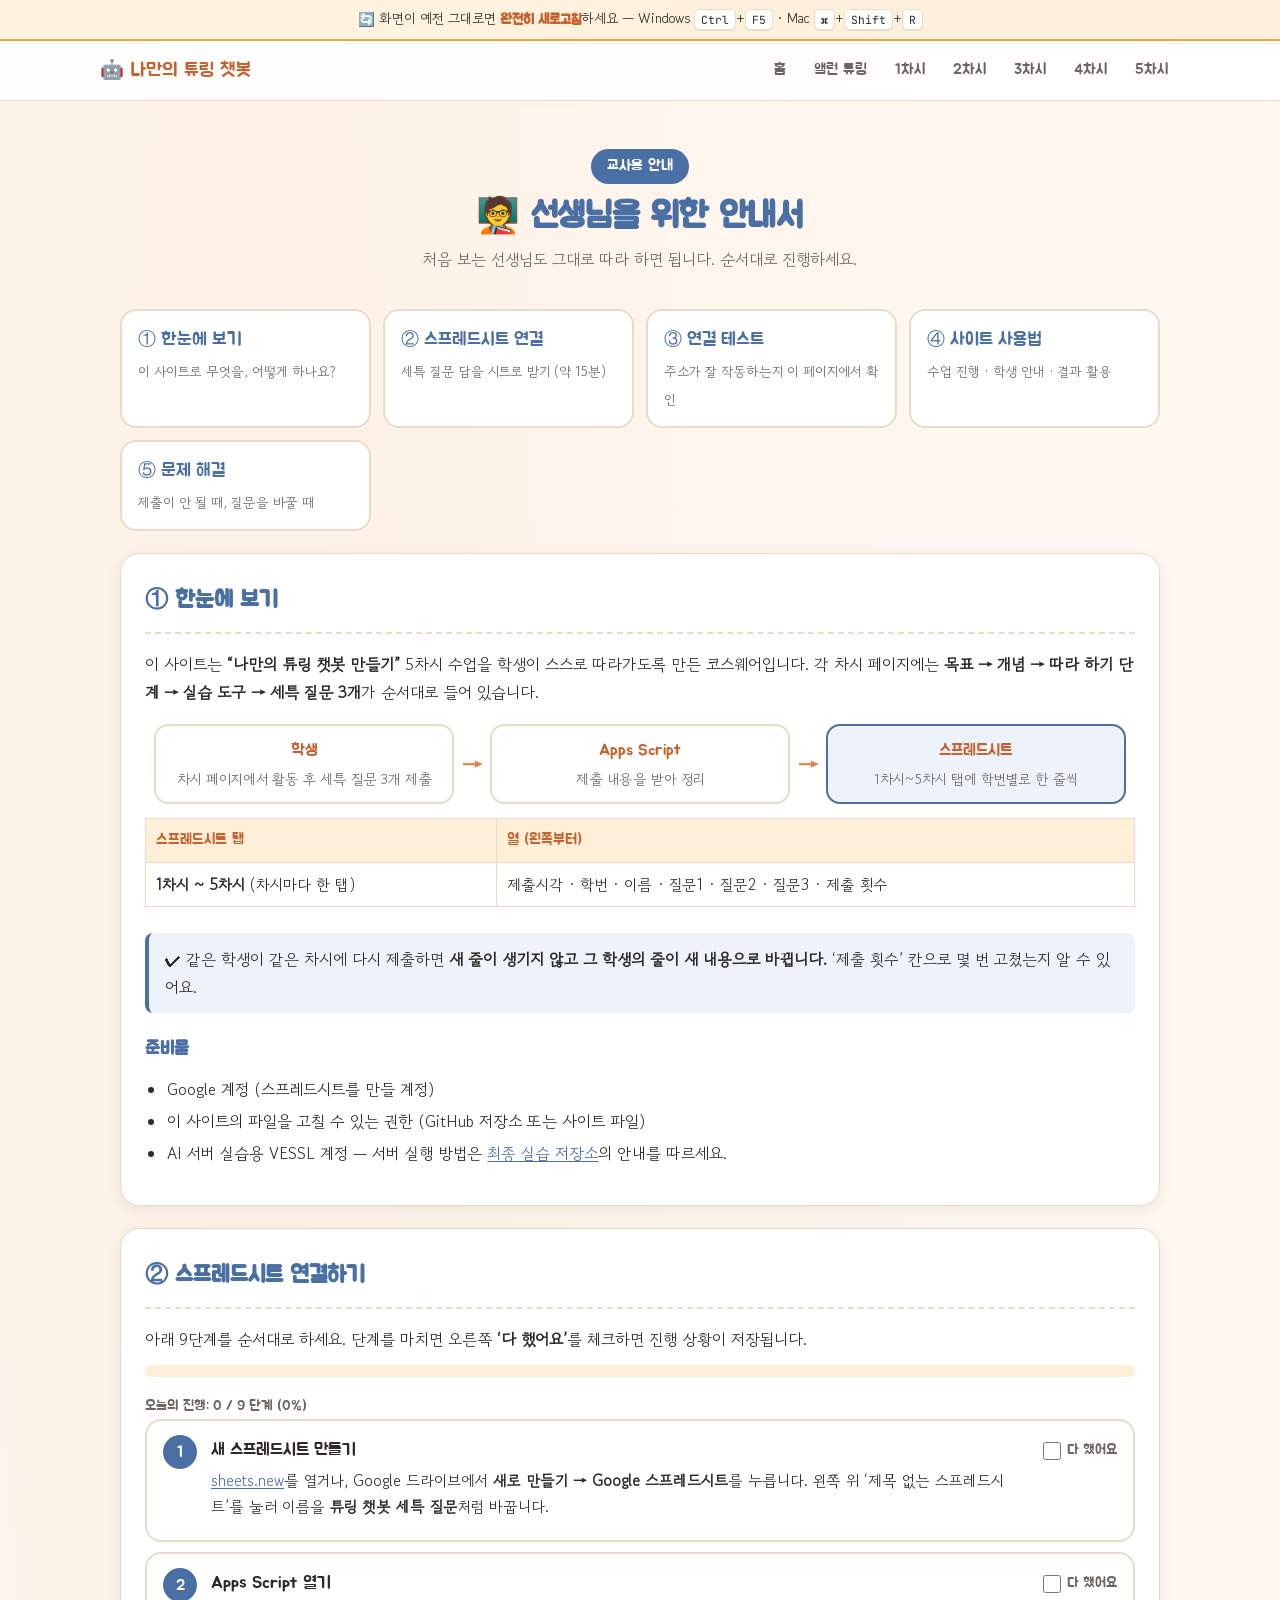
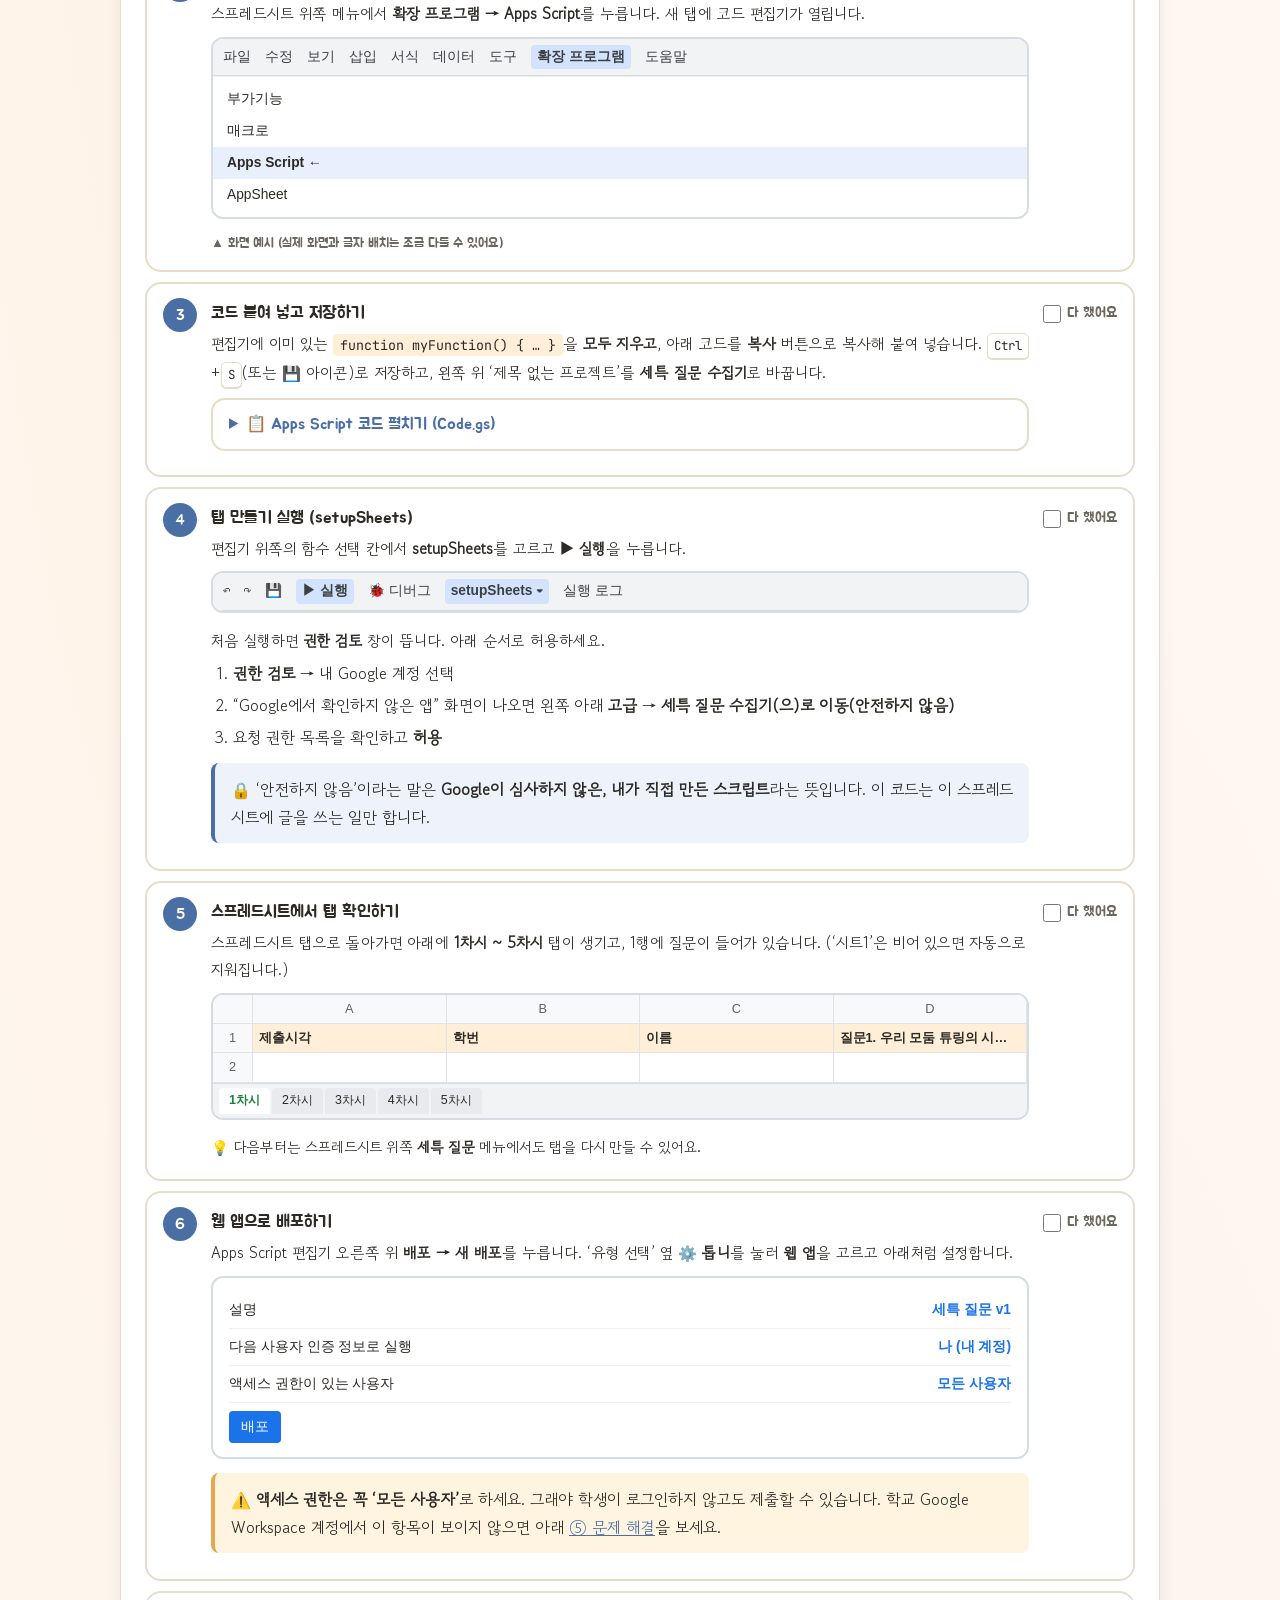
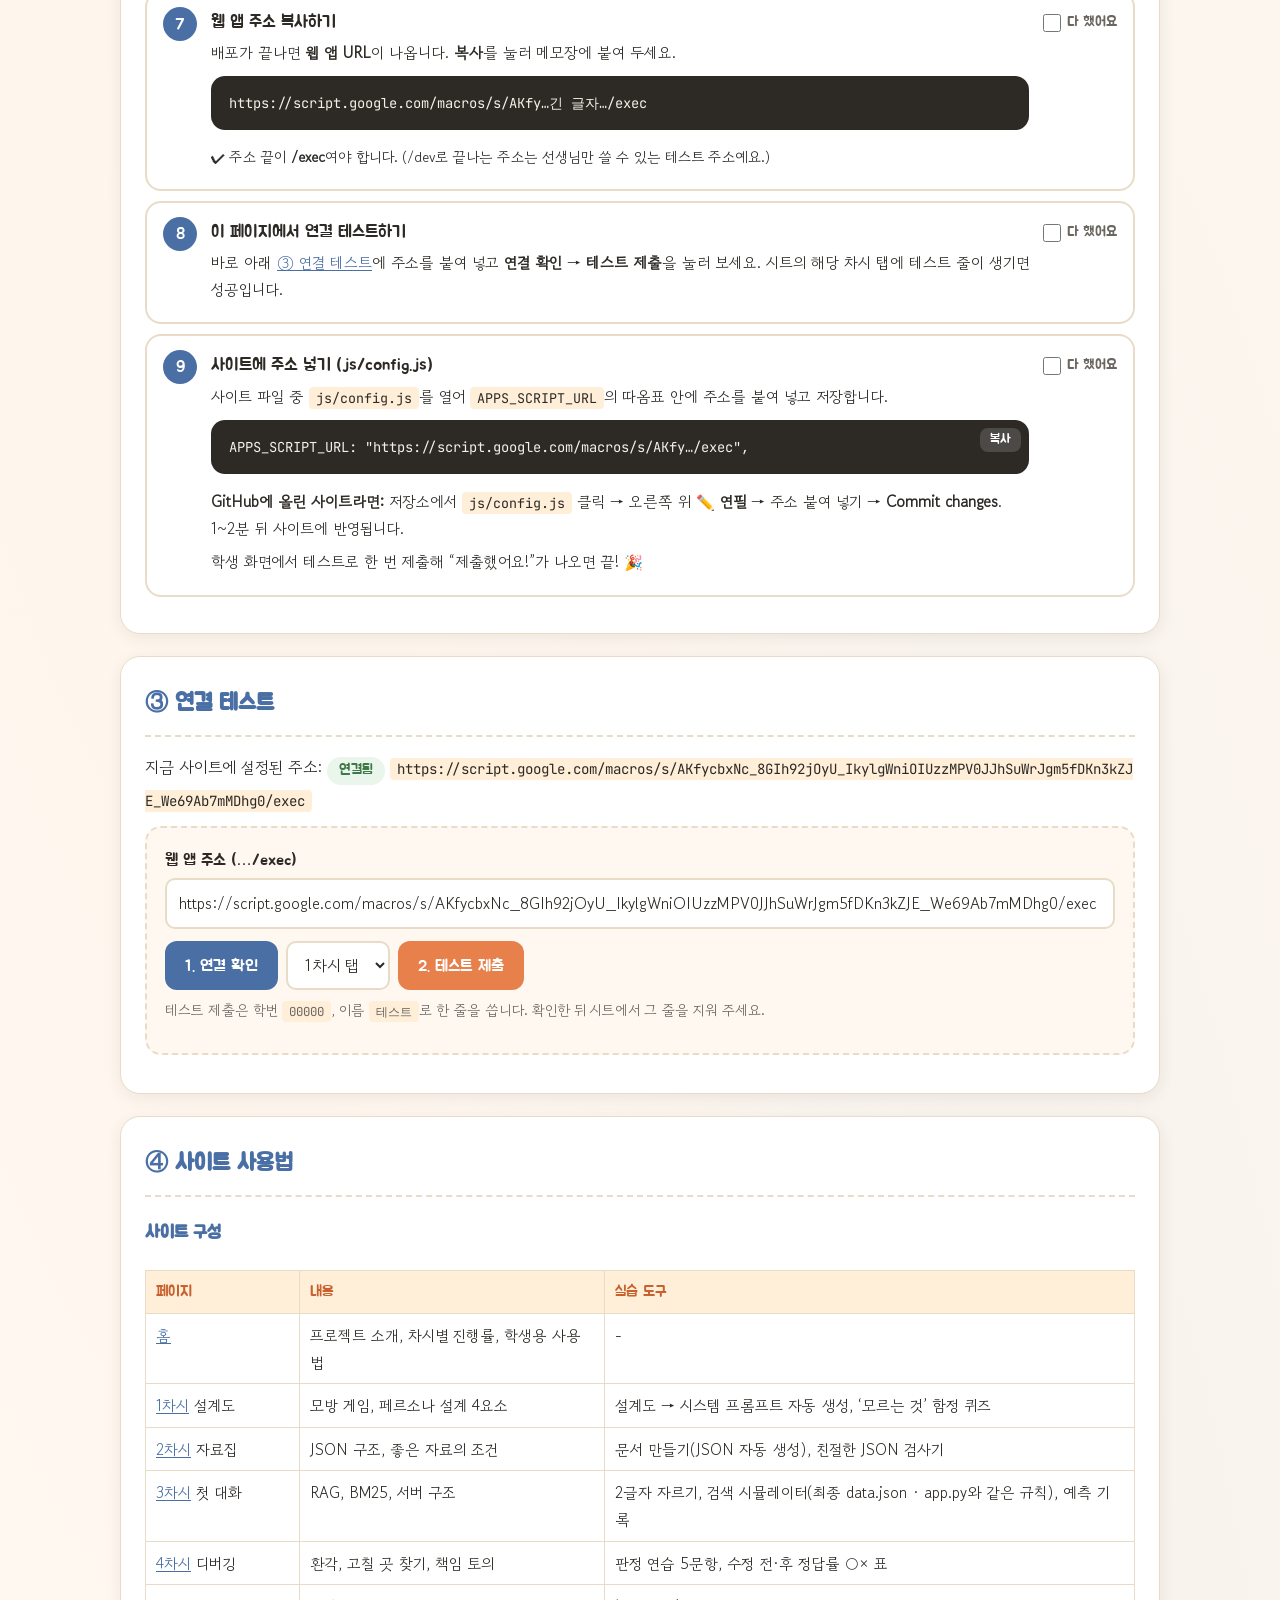
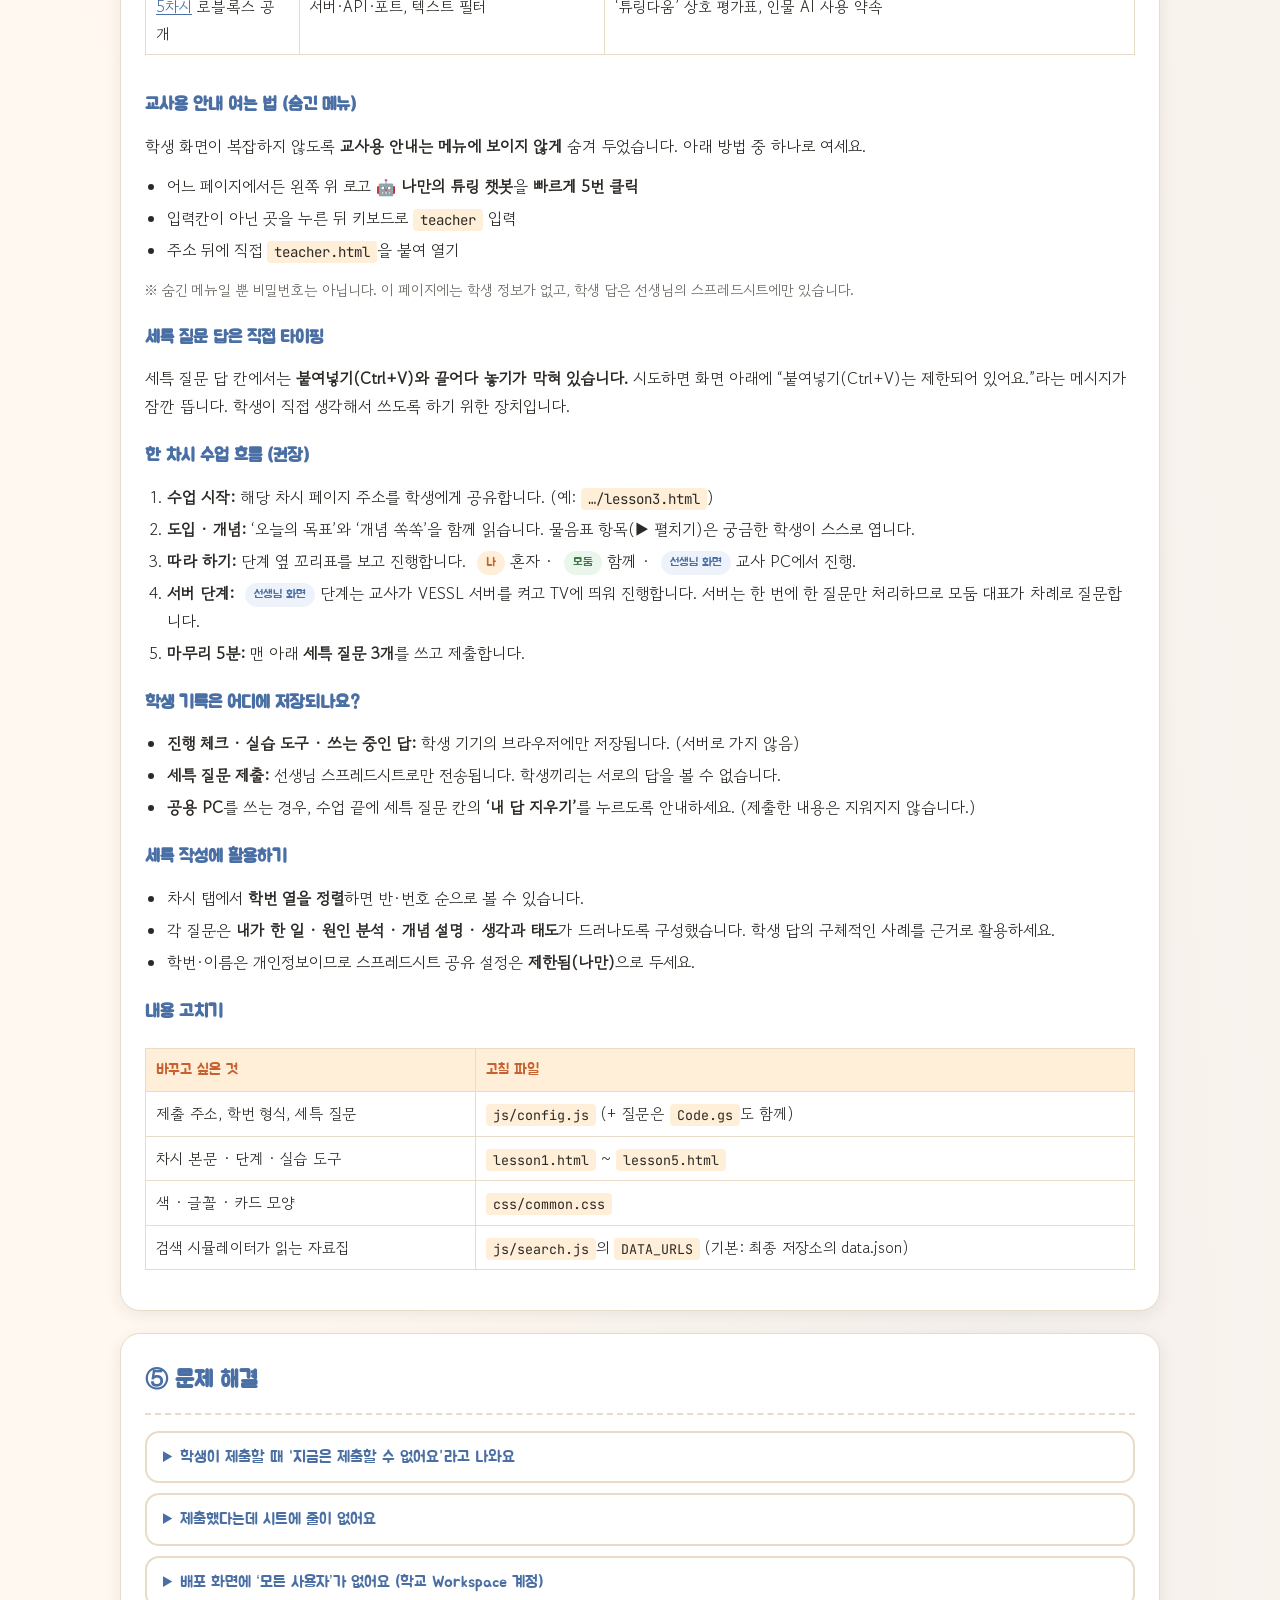
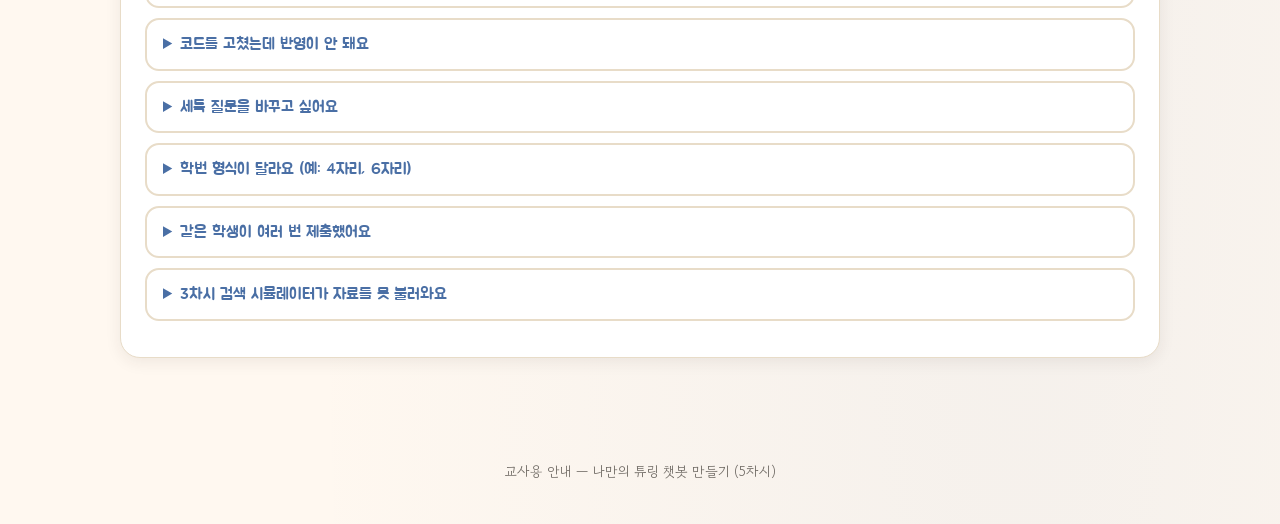
<file: teacher.html>
<!DOCTYPE html>
<html lang="ko">
<head>
<meta charset="UTF-8">
<meta name="viewport" content="width=device-width, initial-scale=1.0">
<title>교사용 안내 | 나만의 튜링 챗봇</title>
<link rel="preconnect" href="https://fonts.googleapis.com">
<link rel="preconnect" href="https://fonts.gstatic.com" crossorigin>
<link href="https://fonts.googleapis.com/css2?family=Gowun+Dodum&family=Jua&family=JetBrains+Mono:wght@500;700&display=swap" rel="stylesheet">
<link rel="stylesheet" href="css/common.css?v=4">
<style>
  section h2 { color: var(--secondary); }
  .toc { display: grid; grid-template-columns: repeat(auto-fit, minmax(220px, 1fr)); gap: 12px; }
  .toc a { display: block; text-decoration: none; color: var(--text); background: #fff; border: 2px solid var(--border); border-radius: 16px; padding: 14px 16px; }
  .toc a:hover { border-color: var(--secondary); }
  .toc a b { font-family: 'Jua', sans-serif; font-weight: 400; color: var(--secondary); font-size: 1.1rem; display: block; }
  .toc a small { color: var(--text-light); }
  .step .num { background: var(--secondary); }
  .shot-label { font-family: 'Jua', sans-serif; font-size: 0.82rem; color: var(--text-light); margin-top: 6px; }
  .mock .sheet { display: grid; grid-template-columns: 40px repeat(4, 1fr); font-size: 0.8rem; }
  .mock .sheet div { border-right: 1px solid #E3E3E3; border-bottom: 1px solid #E3E3E3; padding: 3px 6px; white-space: nowrap; overflow: hidden; text-overflow: ellipsis; }
  .mock .sheet .hd { background: #F8F9FA; color: #5F6368; text-align: center; }
  .mock .sheet .h1 { background: #FFEFD9; font-weight: 700; }
  .mock .tabs { display: flex; gap: 2px; padding: 4px 6px; background: #F1F3F4; border-top: 1px solid #D7DCE3; }
  .mock .tabs span { padding: 2px 10px; border-radius: 4px 4px 0 0; background: #E8EAED; font-size: 0.78rem; }
  .mock .tabs span.on { background: #fff; color: #188038; font-weight: 700; }
</style>
</head>
<body data-page="teacher">
<div class="container">

  <header class="page-header">
    <span class="badge teacher">교사용 안내</span>
    <h1 style="color:var(--secondary)">🧑‍🏫 선생님을 위한 안내서</h1>
    <p>처음 보는 선생님도 그대로 따라 하면 됩니다. 순서대로 진행하세요.</p>
  </header>

  <div class="toc">
    <a href="#overview"><b>① 한눈에 보기</b><small>이 사이트로 무엇을, 어떻게 하나요?</small></a>
    <a href="#sheet"><b>② 스프레드시트 연결</b><small>세특 질문 답을 시트로 받기 (약 15분)</small></a>
    <a href="#test"><b>③ 연결 테스트</b><small>주소가 잘 작동하는지 이 페이지에서 확인</small></a>
    <a href="#usage"><b>④ 사이트 사용법</b><small>수업 진행 · 학생 안내 · 결과 활용</small></a>
    <a href="#faq"><b>⑤ 문제 해결</b><small>제출이 안 될 때, 질문을 바꿀 때</small></a>
  </div>

  <!-- ① 한눈에 보기 -->
  <section id="overview" style="margin-top:22px">
    <h2>① 한눈에 보기</h2>
    <p>이 사이트는 <b>“나만의 튜링 챗봇 만들기”</b> 5차시 수업을 학생이 스스로 따라가도록 만든 코스웨어입니다.
      각 차시 페이지에는 <b>목표 → 개념 → 따라 하기 단계 → 실습 도구 → 세특 질문 3개</b>가 순서대로 들어 있습니다.</p>
    <div class="flow">
      <div class="flow-step"><b>학생</b><span>차시 페이지에서 활동 후 세특 질문 3개 제출</span></div>
      <span class="flow-arrow">→</span>
      <div class="flow-step"><b>Apps Script</b><span>제출 내용을 받아 정리</span></div>
      <span class="flow-arrow">→</span>
      <div class="flow-step" style="border-color:var(--secondary);background:var(--secondary-bg)"><b>스프레드시트</b><span>1차시~5차시 탭에 학번별로 한 줄씩</span></div>
    </div>
    <div class="table-scroll"><table class="t">
      <tr><th>스프레드시트 탭</th><th>열 (왼쪽부터)</th></tr>
      <tr><td><b>1차시 ~ 5차시</b> (차시마다 한 탭)</td><td>제출시각 · 학번 · 이름 · 질문1 · 질문2 · 질문3 · 제출 횟수</td></tr>
    </table></div>
    <div class="tip">✔ 같은 학생이 같은 차시에 다시 제출하면 <b>새 줄이 생기지 않고 그 학생의 줄이 새 내용으로 바뀝니다.</b> ‘제출 횟수’ 칸으로 몇 번 고쳤는지 알 수 있어요.</div>
    <h3>준비물</h3>
    <ul>
      <li>Google 계정 (스프레드시트를 만들 계정)</li>
      <li>이 사이트의 파일을 고칠 수 있는 권한 (GitHub 저장소 또는 사이트 파일)</li>
      <li>AI 서버 실습용 VESSL 계정 — 서버 실행 방법은 <a href="https://github.com/CarlosQuperman/persona-ai" target="_blank" rel="noopener">최종 실습 저장소</a>의 안내를 따르세요.</li>
    </ul>
  </section>

  <!-- ② 스프레드시트 연결 -->
  <section id="sheet">
    <h2>② 스프레드시트 연결하기</h2>
    <p>아래 9단계를 순서대로 하세요. 단계를 마치면 오른쪽 <b>‘다 했어요’</b>를 체크하면 진행 상황이 저장됩니다.</p>
    <div class="progress" id="progress"><i></i></div>
    <div class="progress-label" id="progress-label"></div>
    <ul class="steps">
      <li class="step" data-id="t1"><span class="num"></span><div class="body">
        <b class="title">새 스프레드시트 만들기</b>
        <p><a href="https://sheets.new" target="_blank" rel="noopener">sheets.new</a>를 열거나, Google 드라이브에서 <b>새로 만들기 → Google 스프레드시트</b>를 누릅니다.
          왼쪽 위 ‘제목 없는 스프레드시트’를 눌러 이름을 <b>튜링 챗봇 세특 질문</b>처럼 바꿉니다.</p></div></li>

      <li class="step" data-id="t2"><span class="num"></span><div class="body">
        <b class="title">Apps Script 열기</b>
        <p>스프레드시트 위쪽 메뉴에서 <b>확장 프로그램 → Apps Script</b>를 누릅니다. 새 탭에 코드 편집기가 열립니다.</p>
        <div class="mock">
          <div class="bar"><span>파일</span><span>수정</span><span>보기</span><span>삽입</span><span>서식</span><span>데이터</span><span>도구</span><span class="on">확장 프로그램</span><span>도움말</span></div>
          <div class="menu"><div>부가기능</div><div>매크로</div><div class="on">Apps Script ←</div><div>AppSheet</div></div>
        </div>
        <div class="shot-label">▲ 화면 예시 (실제 화면과 글자 배치는 조금 다를 수 있어요)</div></div></li>

      <li class="step" data-id="t3"><span class="num"></span><div class="body">
        <b class="title">코드 붙여 넣고 저장하기</b>
        <p>편집기에 이미 있는 <code>function myFunction() { … }</code>을 <b>모두 지우고</b>, 아래 코드를 <b>복사</b> 버튼으로 복사해 붙여 넣습니다.
          <kbd>Ctrl</kbd>+<kbd>S</kbd>(또는 💾 아이콘)로 저장하고, 왼쪽 위 ‘제목 없는 프로젝트’를 <b>세특 질문 수집기</b>로 바꿉니다.</p>
        <details class="faq">
          <summary>📋 Apps Script 코드 펼치기 (Code.gs)</summary>
          <pre class="code" id="gsCode"><code>코드를 불러오는 중…</code></pre>
          <p style="font-size:0.88rem">파일로 받으려면: 사이트 폴더의 <code>apps-script/Code.gs</code></p>
        </details></div></li>

      <li class="step" data-id="t4"><span class="num"></span><div class="body">
        <b class="title">탭 만들기 실행 (setupSheets)</b>
        <p>편집기 위쪽의 함수 선택 칸에서 <b>setupSheets</b>를 고르고 <b>▶ 실행</b>을 누릅니다.</p>
        <div class="mock"><div class="bar"><span>↶</span><span>↷</span><span>💾</span><span class="on">▶ 실행</span><span>🐞 디버그</span><span class="on">setupSheets ▾</span><span>실행 로그</span></div></div>
        <p>처음 실행하면 <b>권한 검토</b> 창이 뜹니다. 아래 순서로 허용하세요.</p>
        <ol>
          <li><b>권한 검토</b> → 내 Google 계정 선택</li>
          <li>“Google에서 확인하지 않은 앱” 화면이 나오면 왼쪽 아래 <b>고급</b> → <b>세특 질문 수집기(으)로 이동(안전하지 않음)</b></li>
          <li>요청 권한 목록을 확인하고 <b>허용</b></li>
        </ol>
        <div class="tip">🔒 ‘안전하지 않음’이라는 말은 <b>Google이 심사하지 않은, 내가 직접 만든 스크립트</b>라는 뜻입니다. 이 코드는 이 스프레드시트에 글을 쓰는 일만 합니다.</div></div></li>

      <li class="step" data-id="t5"><span class="num"></span><div class="body">
        <b class="title">스프레드시트에서 탭 확인하기</b>
        <p>스프레드시트 탭으로 돌아가면 아래에 <b>1차시 ~ 5차시</b> 탭이 생기고, 1행에 질문이 들어가 있습니다. (‘시트1’은 비어 있으면 자동으로 지워집니다.)</p>
        <div class="mock">
          <div class="sheet">
            <div class="hd"></div><div class="hd">A</div><div class="hd">B</div><div class="hd">C</div><div class="hd">D</div>
            <div class="hd">1</div><div class="h1">제출시각</div><div class="h1">학번</div><div class="h1">이름</div><div class="h1">질문1. 우리 모둠 튜링의 시점…</div>
            <div class="hd">2</div><div></div><div></div><div></div><div></div>
          </div>
          <div class="tabs"><span class="on">1차시</span><span>2차시</span><span>3차시</span><span>4차시</span><span>5차시</span></div>
        </div>
        <p style="font-size:0.9rem">💡 다음부터는 스프레드시트 위쪽 <b>세특 질문</b> 메뉴에서도 탭을 다시 만들 수 있어요.</p></div></li>

      <li class="step" data-id="t6"><span class="num"></span><div class="body">
        <b class="title">웹 앱으로 배포하기</b>
        <p>Apps Script 편집기 오른쪽 위 <b>배포 → 새 배포</b>를 누릅니다. ‘유형 선택’ 옆 <b>⚙️ 톱니</b>를 눌러 <b>웹 앱</b>을 고르고 아래처럼 설정합니다.</p>
        <div class="mock"><div class="dialog">
          <div class="row"><span>설명</span><b>세특 질문 v1</b></div>
          <div class="row"><span>다음 사용자 인증 정보로 실행</span><b>나 (내 계정)</b></div>
          <div class="row"><span>액세스 권한이 있는 사용자</span><b>모든 사용자</b></div>
          <span class="blue-btn">배포</span>
        </div></div>
        <div class="warn-box">⚠️ <b>액세스 권한은 꼭 ‘모든 사용자’</b>로 하세요. 그래야 학생이 로그인하지 않고도 제출할 수 있습니다. 학교 Google Workspace 계정에서 이 항목이 보이지 않으면 아래 <a href="#faq">⑤ 문제 해결</a>을 보세요.</div></div></li>

      <li class="step" data-id="t7"><span class="num"></span><div class="body">
        <b class="title">웹 앱 주소 복사하기</b>
        <p>배포가 끝나면 <b>웹 앱 URL</b>이 나옵니다. <b>복사</b>를 눌러 메모장에 붙여 두세요.</p>
        <pre class="code" data-nocopy><code>https://script.google.com/macros/s/AKfy…긴 글자…/exec</code></pre>
        <p style="font-size:0.9rem">✔ 주소 끝이 <b>/exec</b>여야 합니다. (/dev로 끝나는 주소는 선생님만 쓸 수 있는 테스트 주소예요.)</p></div></li>

      <li class="step" data-id="t8"><span class="num"></span><div class="body">
        <b class="title">이 페이지에서 연결 테스트하기</b>
        <p>바로 아래 <a href="#test">③ 연결 테스트</a>에 주소를 붙여 넣고 <b>연결 확인</b> → <b>테스트 제출</b>을 눌러 보세요. 시트의 해당 차시 탭에 테스트 줄이 생기면 성공입니다.</p></div></li>

      <li class="step" data-id="t9"><span class="num"></span><div class="body">
        <b class="title">사이트에 주소 넣기 (js/config.js)</b>
        <p>사이트 파일 중 <code>js/config.js</code>를 열어 <code>APPS_SCRIPT_URL</code>의 따옴표 안에 주소를 붙여 넣고 저장합니다.</p>
        <pre class="code"><code>APPS_SCRIPT_URL: "https://script.google.com/macros/s/AKfy…/exec",</code></pre>
        <p><b>GitHub에 올린 사이트라면:</b> 저장소에서 <code>js/config.js</code> 클릭 → 오른쪽 위 <b>✏️ 연필</b> → 주소 붙여 넣기 → <b>Commit changes</b>. 1~2분 뒤 사이트에 반영됩니다.</p>
        <p>학생 화면에서 테스트로 한 번 제출해 “제출했어요!”가 나오면 끝! 🎉</p></div></li>
    </ul>
  </section>

  <!-- ③ 연결 테스트 -->
  <section id="test">
    <h2>③ 연결 테스트</h2>
    <p>지금 사이트에 설정된 주소: <span id="cfgState"></span></p>
    <div class="tool">
      <label class="f">웹 앱 주소 (…/exec)</label>
      <input type="url" id="tUrl" placeholder="https://script.google.com/macros/s/…/exec" />
      <div class="btn-row">
        <button class="btn secondary" type="button" id="tPing">1. 연결 확인</button>
        <select id="tLesson" style="width:auto"><option value="1">1차시 탭</option><option value="2">2차시 탭</option><option value="3">3차시 탭</option><option value="4">4차시 탭</option><option value="5">5차시 탭</option></select>
        <button class="btn" type="button" id="tSend">2. 테스트 제출</button>
      </div>
      <div class="result" id="tOut" hidden></div>
      <p style="font-size:0.88rem;color:var(--text-light);margin-top:8px">테스트 제출은 학번 <code>00000</code>, 이름 <code>테스트</code>로 한 줄을 씁니다. 확인한 뒤 시트에서 그 줄을 지워 주세요.</p>
    </div>
  </section>

  <!-- ④ 사이트 사용법 -->
  <section id="usage">
    <h2>④ 사이트 사용법</h2>
    <h3>사이트 구성</h3>
    <div class="table-scroll"><table class="t">
      <tr><th>페이지</th><th>내용</th><th>실습 도구</th></tr>
      <tr><td><a href="index.html">홈</a></td><td>프로젝트 소개, 차시별 진행률, 학생용 사용법</td><td>-</td></tr>
      <tr><td><a href="lesson1.html">1차시</a> 설계도</td><td>모방 게임, 페르소나 설계 4요소</td><td>설계도 → 시스템 프롬프트 자동 생성, ‘모르는 것’ 함정 퀴즈</td></tr>
      <tr><td><a href="lesson2.html">2차시</a> 자료집</td><td>JSON 구조, 좋은 자료의 조건</td><td>문서 만들기(JSON 자동 생성), 친절한 JSON 검사기</td></tr>
      <tr><td><a href="lesson3.html">3차시</a> 첫 대화</td><td>RAG, BM25, 서버 구조</td><td>2글자 자르기, 검색 시뮬레이터(최종 data.json · app.py와 같은 규칙), 예측 기록</td></tr>
      <tr><td><a href="lesson4.html">4차시</a> 디버깅</td><td>환각, 고칠 곳 찾기, 책임 토의</td><td>판정 연습 5문항, 수정 전·후 정답률 ○× 표</td></tr>
      <tr><td><a href="lesson5.html">5차시</a> 로블록스 공개</td><td>서버·API·포트, 텍스트 필터</td><td>‘튜링다움’ 상호 평가표, 인물 AI 사용 약속</td></tr>
    </table></div>

    <h3>교사용 안내 여는 법 (숨긴 메뉴)</h3>
    <p>학생 화면이 복잡하지 않도록 <b>교사용 안내는 메뉴에 보이지 않게</b> 숨겨 두었습니다. 아래 방법 중 하나로 여세요.</p>
    <ul>
      <li>어느 페이지에서든 왼쪽 위 로고 <b>🤖 나만의 튜링 챗봇</b>을 <b>빠르게 5번 클릭</b></li>
      <li>입력칸이 아닌 곳을 누른 뒤 키보드로 <code>teacher</code> 입력</li>
      <li>주소 뒤에 직접 <code>teacher.html</code>을 붙여 열기</li>
    </ul>
    <p style="font-size:0.9rem;color:var(--text-light)">※ 숨긴 메뉴일 뿐 비밀번호는 아닙니다. 이 페이지에는 학생 정보가 없고, 학생 답은 선생님의 스프레드시트에만 있습니다.</p>

    <h3>세특 질문 답은 직접 타이핑</h3>
    <p>세특 질문 답 칸에서는 <b>붙여넣기(Ctrl+V)와 끌어다 놓기가 막혀 있습니다.</b> 시도하면 화면 아래에 “붙여넣기(Ctrl+V)는 제한되어 있어요.”라는 메시지가 잠깐 뜹니다. 학생이 직접 생각해서 쓰도록 하기 위한 장치입니다.</p>

    <h3>한 차시 수업 흐름 (권장)</h3>
    <ol>
      <li><b>수업 시작:</b> 해당 차시 페이지 주소를 학생에게 공유합니다. (예: <code>…/lesson3.html</code>)</li>
      <li><b>도입 · 개념:</b> ‘오늘의 목표’와 ‘개념 쏙쏙’을 함께 읽습니다. 물음표 항목(▶ 펼치기)은 궁금한 학생이 스스로 엽니다.</li>
      <li><b>따라 하기:</b> 단계 옆 꼬리표를 보고 진행합니다. <span class="who me">나</span> 혼자 · <span class="who team">모둠</span> 함께 · <span class="who teacher">선생님 화면</span> 교사 PC에서 진행.</li>
      <li><b>서버 단계:</b> <span class="who teacher">선생님 화면</span> 단계는 교사가 VESSL 서버를 켜고 TV에 띄워 진행합니다. 서버는 한 번에 한 질문만 처리하므로 모둠 대표가 차례로 질문합니다.</li>
      <li><b>마무리 5분:</b> 맨 아래 <b>세특 질문 3개</b>를 쓰고 제출합니다.</li>
    </ol>

    <h3>학생 기록은 어디에 저장되나요?</h3>
    <ul>
      <li><b>진행 체크 · 실습 도구 · 쓰는 중인 답:</b> 학생 기기의 브라우저에만 저장됩니다. (서버로 가지 않음)</li>
      <li><b>세특 질문 제출:</b> 선생님 스프레드시트로만 전송됩니다. 학생끼리는 서로의 답을 볼 수 없습니다.</li>
      <li><b>공용 PC</b>를 쓰는 경우, 수업 끝에 세특 질문 칸의 <b>‘내 답 지우기’</b>를 누르도록 안내하세요. (제출한 내용은 지워지지 않습니다.)</li>
    </ul>

    <h3>세특 작성에 활용하기</h3>
    <ul>
      <li>차시 탭에서 <b>학번 열을 정렬</b>하면 반·번호 순으로 볼 수 있습니다.</li>
      <li>각 질문은 <b>내가 한 일 · 원인 분석 · 개념 설명 · 생각과 태도</b>가 드러나도록 구성했습니다. 학생 답의 구체적인 사례를 근거로 활용하세요.</li>
      <li>학번·이름은 개인정보이므로 스프레드시트 공유 설정은 <b>제한됨(나만)</b>으로 두세요.</li>
    </ul>

    <h3>내용 고치기</h3>
    <div class="table-scroll"><table class="t">
      <tr><th>바꾸고 싶은 것</th><th>고칠 파일</th></tr>
      <tr><td>제출 주소, 학번 형식, 세특 질문</td><td><code>js/config.js</code> (+ 질문은 <code>Code.gs</code>도 함께)</td></tr>
      <tr><td>차시 본문 · 단계 · 실습 도구</td><td><code>lesson1.html</code> ~ <code>lesson5.html</code></td></tr>
      <tr><td>색 · 글꼴 · 카드 모양</td><td><code>css/common.css</code></td></tr>
      <tr><td>검색 시뮬레이터가 읽는 자료집</td><td><code>js/search.js</code>의 <code>DATA_URLS</code> (기본: 최종 저장소의 data.json)</td></tr>
    </table></div>
  </section>

  <!-- ⑤ 문제 해결 -->
  <section id="faq">
    <h2>⑤ 문제 해결</h2>
    <details class="faq"><summary>학생이 제출할 때 “지금은 제출할 수 없어요”라고 나와요</summary>
      <p><code>js/config.js</code>의 <code>APPS_SCRIPT_URL</code>이 비어 있습니다. ②의 9단계를 하세요. 고친 뒤에도 그대로면 학생에게 <kbd>Ctrl</kbd>+<kbd>F5</kbd>(완전히 새로고침)를 안내하세요.</p></details>
    <details class="faq"><summary>제출했다는데 시트에 줄이 없어요</summary>
      <p>① 배포 설정의 액세스 권한이 <b>모든 사용자</b>인지 ② 주소가 <b>/exec</b>로 끝나는지 ③ ③ 연결 테스트가 성공하는지 확인하세요. 학교망에서 응답을 못 받으면 학생 화면에 “확인 메시지를 받지 못했어요”가 뜨는데, 이때도 대부분 시트에는 저장됩니다.</p></details>
    <details class="faq"><summary>배포 화면에 ‘모든 사용자’가 없어요 (학교 Workspace 계정)</summary>
      <p>학교 관리자가 외부 공개를 막아 둔 경우입니다. ‘○○학교 내 모든 사용자’만 보인다면 학생도 같은 학교 계정으로 로그인해야 제출할 수 있습니다. 로그인 없이 받으려면 <b>개인 Google 계정</b>으로 스프레드시트와 스크립트를 만드세요.</p></details>
    <details class="faq"><summary>코드를 고쳤는데 반영이 안 돼요</summary>
      <p>Apps Script는 <b>배포를 새 버전으로 바꿔야</b> 반영됩니다. <b>배포 → 배포 관리 → ✏️ 연필 → 버전: 새 버전 → 배포</b>. 이렇게 하면 주소가 그대로 유지됩니다. (‘새 배포’를 누르면 주소가 바뀌니 주의!)</p></details>
    <details class="faq"><summary>세특 질문을 바꾸고 싶어요</summary>
      <p>① <code>js/config.js</code>의 <code>LESSONS</code> 질문 수정 ② Apps Script의 <code>LESSONS</code> 질문도 똑같이 수정 → 저장 ③ <b>setupSheets</b> 다시 실행(1행 제목만 바뀌고 학생 답은 그대로) ④ 위의 ‘새 버전으로 배포’.</p></details>
    <details class="faq"><summary>학번 형식이 달라요 (예: 4자리, 6자리)</summary>
      <p><code>js/config.js</code>의 <code>STUDENT_ID_PATTERN</code>(예: <code>"^[0-9]{4,6}$"</code>)과 Apps Script의 <code>STUDENT_ID_PATTERN</code>(예: <code>/^[0-9]{4,6}$/</code>)을 같이 바꾸고 새 버전으로 배포하세요.</p></details>
    <details class="faq"><summary>같은 학생이 여러 번 제출했어요</summary>
      <p>정상입니다. 같은 차시에 같은 학번이면 마지막 제출 내용으로 바뀌고 ‘제출 횟수’만 늘어납니다. 다른 학생이 학번을 잘못 써서 덮어썼다면 시트의 <b>파일 → 버전 기록</b>에서 되돌릴 수 있습니다.</p></details>
    <details class="faq"><summary>3차시 검색 시뮬레이터가 자료를 못 불러와요</summary>
      <p>학교망에서 <code>raw.githubusercontent.com</code>이 막혀 있으면 자동으로 다른 주소(jsdelivr)로 다시 시도합니다. 둘 다 막혀 있다면 data.json을 사이트 폴더에 넣고 <code>js/search.js</code>의 <code>DATA_URLS</code> 맨 앞에 <code>"data.json"</code>을 추가하세요.</p></details>
  </section>

</div>
<footer class="site">교사용 안내 — 나만의 튜링 챗봇 만들기 (5차시)</footer>
<script src="js/config.js?v=4"></script>
<script src="js/common.js?v=4"></script>
<script>
(function () {
  const $ = (id) => document.getElementById(id);
  // Code.gs 내용을 페이지에 표시 (복사 버튼은 common.js가 붙인다)
  fetch("apps-script/Code.gs", { cache: "no-store" }).then((r) => {
    if (!r.ok) throw new Error("HTTP " + r.status);
    return r.text();
  }).then((t) => { $("gsCode").querySelector("code").textContent = t; })
    .catch(() => { $("gsCode").querySelector("code").textContent = "코드를 불러오지 못했어요. 사이트 폴더의 apps-script/Code.gs 파일을 메모장으로 열어 복사해 주세요."; });

  const cfg = (window.COURSE && window.COURSE.APPS_SCRIPT_URL || "").trim();
  $("cfgState").innerHTML = cfg ? `<span class="status-pill ok">연결됨</span> <code style="word-break:break-all">${esc(cfg)}</code>` : '<span class="status-pill no">아직 비어 있음</span>';
  $("tUrl").value = cfg;
  const out = $("tOut");
  const show = (ok, html) => { out.hidden = false; out.className = "result " + (ok ? "ok" : "bad"); out.innerHTML = html; };
  function url() {
    const u = $("tUrl").value.trim();
    if (!/^https:\/\/script\.google\.com\/macros\/s\/[^/]+\/exec$/.test(u)) {
      show(false, "주소 형식을 확인하세요. <code>https://script.google.com/macros/s/…/exec</code> 모양이어야 해요.");
      return null;
    }
    return u;
  }
  $("tPing").addEventListener("click", async () => {
    const u = url(); if (!u) return;
    show(true, "확인 중…");
    try {
      const data = await (await fetch(u)).json();
      if (!data.ok) throw new Error(data.error || "응답 오류");
      const ready = data.lessonsReady || [];
      show(ready.length === 5, `✅ <b>연결 성공!</b> 스프레드시트: <b>${esc(data.spreadsheet || "")}</b><br>준비된 탭: ${ready.length ? ready.map((n) => n + "차시").join(", ") : "없음"}${ready.length < 5 ? "<br>⚠️ 탭이 부족해요. Apps Script에서 setupSheets를 실행하세요." : ""}`);
    } catch (e) {
      show(false, `❌ 연결하지 못했어요. 배포의 액세스 권한이 <b>모든 사용자</b>인지, 주소가 /exec로 끝나는지 확인하세요.<br><small>${esc(e.message)}</small>`);
    }
  });
  $("tSend").addEventListener("click", async () => {
    const u = url(); if (!u) return;
    const n = Number($("tLesson").value);
    show(true, "보내는 중…");
    try {
      const body = JSON.stringify({ lesson: n, studentId: "00000", studentName: "테스트", answers: ["테스트 답 1", "테스트 답 2", "테스트 답 3"] });
      const data = await (await fetch(u, { method: "POST", body })).json();
      if (!data.ok) throw new Error(data.error);
      show(true, `✅ <b>${n}차시</b> 탭 ${data.row}번째 줄에 테스트 제출이 ${data.action === "updated" ? "갱신" : "저장"}됐어요. 시트에서 확인한 뒤 그 줄을 지워 주세요.`);
    } catch (e) {
      show(false, `❌ 제출하지 못했어요: ${esc(e.message)}${/학번 형식/.test(e.message) ? "<br>학번 형식을 바꿨다면 테스트 학번 00000이 맞지 않을 수 있어요. 학생 화면에서 직접 시험해 보세요." : ""}`);
    }
  });
})();
</script>
</body>
</html>
</file>
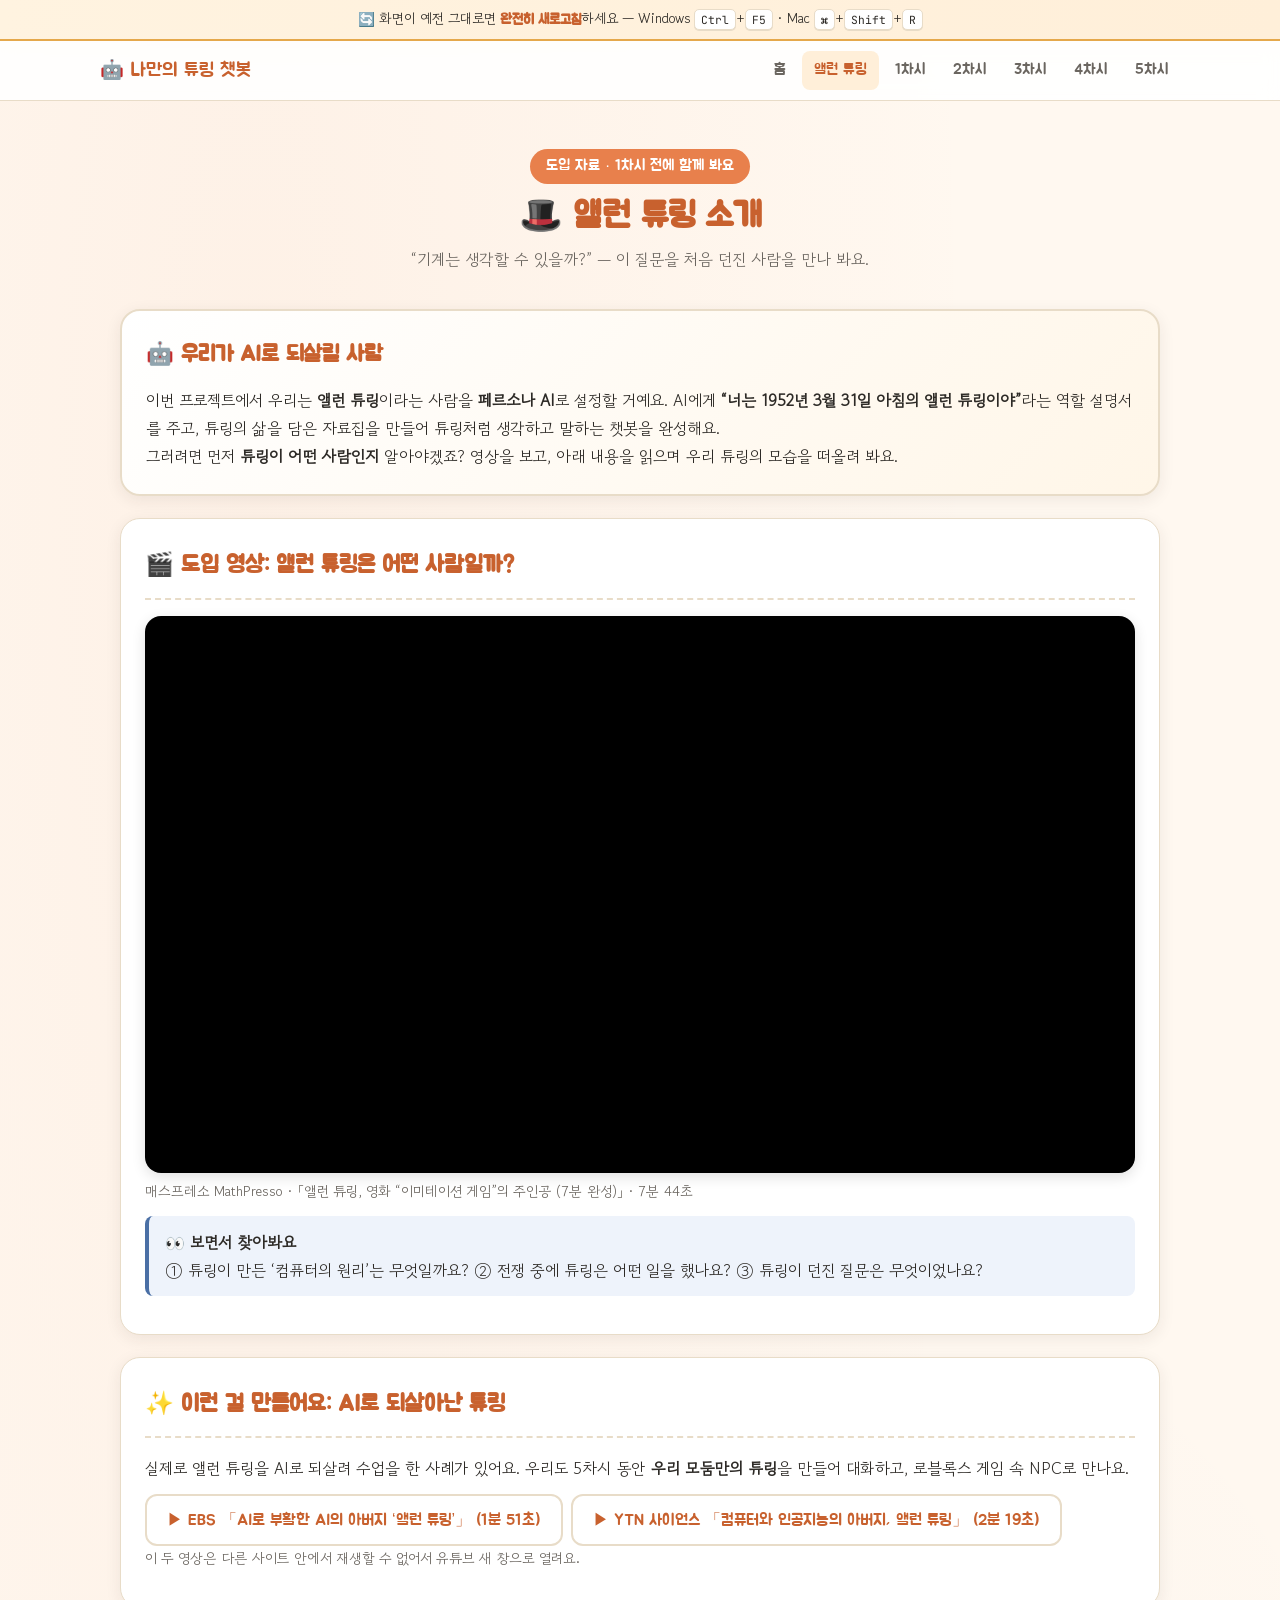
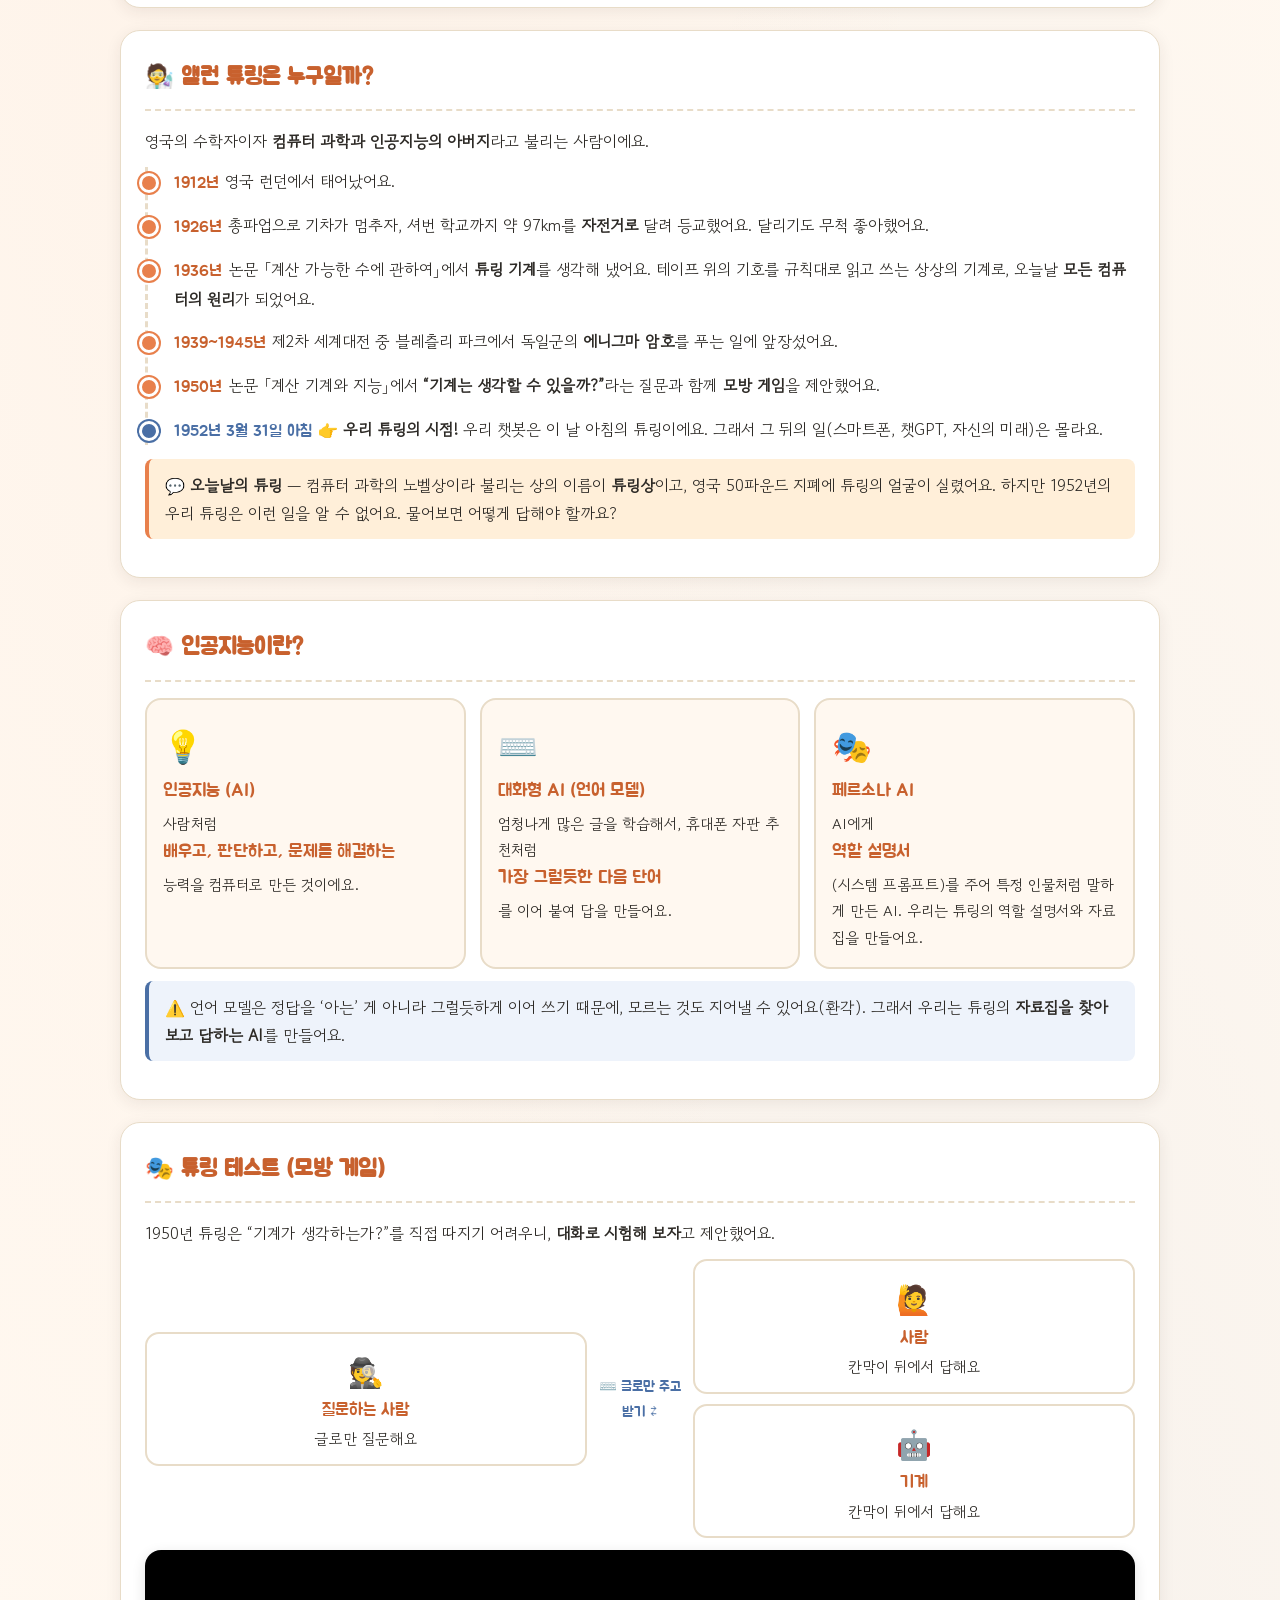
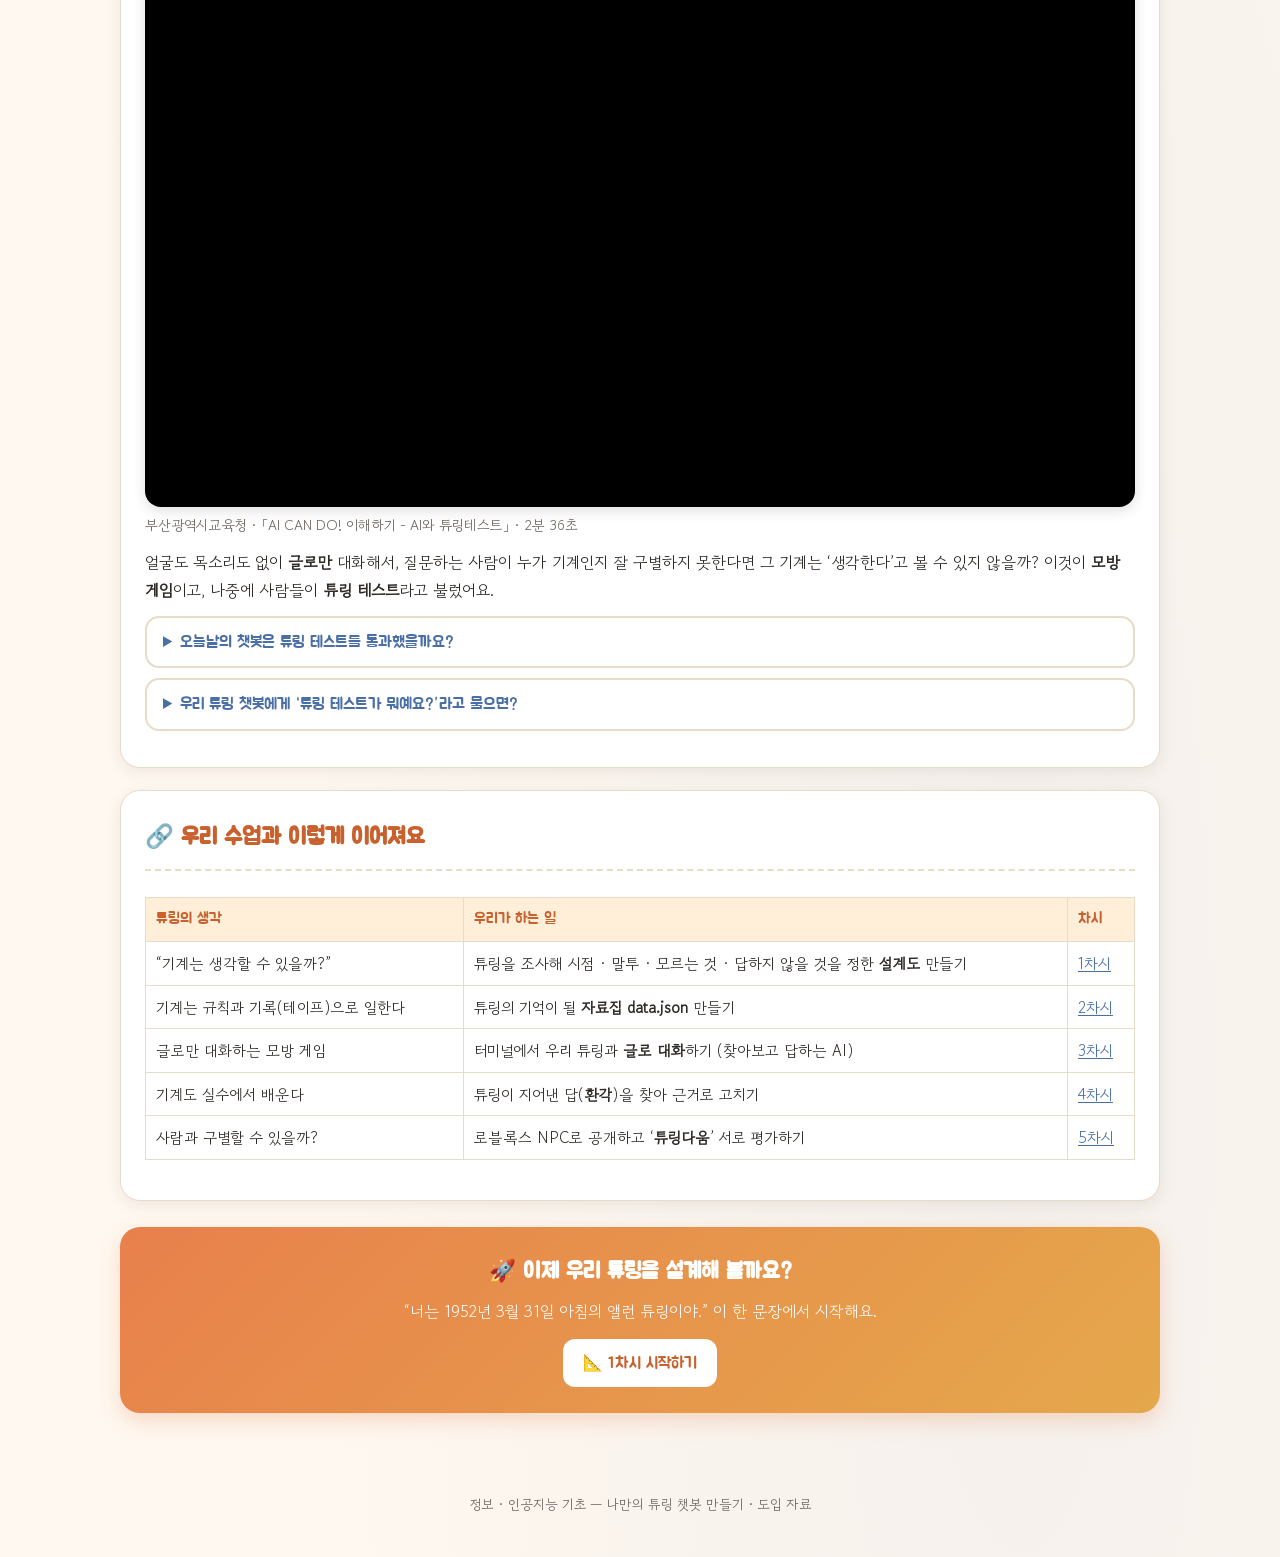
<file: turing.html>
<!DOCTYPE html>
<html lang="ko">
<head>
<meta charset="UTF-8">
<meta name="viewport" content="width=device-width, initial-scale=1.0">
<title>앨런 튜링 소개 | 나만의 튜링 챗봇</title>
<meta name="description" content="우리가 페르소나 AI로 되살릴 앨런 튜링, 그리고 인공지능과 튜링 테스트 이야기">
<link rel="preconnect" href="https://fonts.googleapis.com">
<link rel="preconnect" href="https://fonts.gstatic.com" crossorigin>
<link href="https://fonts.googleapis.com/css2?family=Gowun+Dodum&family=Jua&family=JetBrains+Mono:wght@500;700&display=swap" rel="stylesheet">
<link rel="stylesheet" href="css/common.css?v=4">
<style>
  .timeline { list-style: none; margin: 8px 0 0; padding: 0 0 0 18px; border-left: 3px dashed var(--border); }
  .timeline li { position: relative; margin: 0 0 14px; padding-left: 8px; }
  .timeline li::before { content: ""; position: absolute; left: -27px; top: 6px; width: 14px; height: 14px; border-radius: 50%; background: var(--primary); border: 3px solid #fff; box-shadow: 0 0 0 2px var(--primary); }
  .timeline li.now::before { background: var(--secondary); box-shadow: 0 0 0 2px var(--secondary); }
  .timeline .y { font-family: 'Jua', sans-serif; color: var(--primary-dark); margin-right: 6px; }
  .timeline li.now .y { color: var(--secondary); }
  .game { display: grid; grid-template-columns: 1fr auto 1fr; gap: 10px; align-items: center; margin: 12px 0; }
  .game .wall { display: grid; gap: 10px; }
  .game .player { display: block; text-align: center; border: 2px solid var(--border); border-radius: 14px; padding: 12px; background: #fff; font-size: 0.95rem; }
  .game .player b { display: block; font-family: 'Jua', sans-serif; font-weight: 400; font-size: 1.05rem; color: var(--primary-dark); }
  .game .player .icon { font-size: 1.8rem; display: block; }
  .game .wire { font-family: 'Jua', sans-serif; color: var(--secondary); text-align: center; font-size: 0.9rem; max-width: 6em; margin: 0 auto; }
  @media (max-width: 640px) { .game { grid-template-columns: 1fr; } .game .wire { max-width: none; } }
</style>
</head>
<body data-page="turing">
<div class="container">

  <header class="page-header">
    <span class="badge">도입 자료 · 1차시 전에 함께 봐요</span>
    <h1>🎩 앨런 튜링 소개</h1>
    <p>“기계는 생각할 수 있을까?” — 이 질문을 처음 던진 사람을 만나 봐요.</p>
  </header>

  <div class="intro-card">
    <h2>🤖 우리가 AI로 되살릴 사람</h2>
    <p>이번 프로젝트에서 우리는 <b>앨런 튜링</b>이라는 사람을 <b>페르소나 AI</b>로 설정할 거예요.
      AI에게 <b>“너는 1952년 3월 31일 아침의 앨런 튜링이야”</b>라는 역할 설명서를 주고, 튜링의 삶을 담은 자료집을 만들어
      튜링처럼 생각하고 말하는 챗봇을 완성해요.</p>
    <p>그러려면 먼저 <b>튜링이 어떤 사람인지</b> 알아야겠죠? 영상을 보고, 아래 내용을 읽으며 우리 튜링의 모습을 떠올려 봐요.</p>
  </div>

  <section>
    <h2>🎬 도입 영상: 앨런 튜링은 어떤 사람일까?</h2>
    <div class="video"><iframe src="https://www.youtube.com/embed/gfqrklSgXls?rel=0" title="앨런 튜링, 영화 이미테이션 게임의 주인공 (매스프레소)" allow="accelerometer; encrypted-media; gyroscope; picture-in-picture" allowfullscreen></iframe></div>
    <p class="video-cap">매스프레소 MathPresso · 「앨런 튜링, 영화 “이미테이션 게임”의 주인공 (7분 완성)」 · 7분 44초</p>
    <div class="tip">👀 <b>보면서 찾아봐요</b><br>① 튜링이 만든 ‘컴퓨터의 원리’는 무엇일까요? ② 전쟁 중에 튜링은 어떤 일을 했나요? ③ 튜링이 던진 질문은 무엇이었나요?</div>
  </section>

  <section>
    <h2>✨ 이런 걸 만들어요: AI로 되살아난 튜링</h2>
    <p>실제로 앨런 튜링을 AI로 되살려 수업을 한 사례가 있어요. 우리도 5차시 동안 <b>우리 모둠만의 튜링</b>을 만들어 대화하고, 로블록스 게임 속 NPC로 만나요.</p>
    <div class="btn-row">
      <a class="btn ghost" href="https://www.youtube.com/watch?v=6g9OqCRqptk" target="_blank" rel="noopener">▶ EBS 「AI로 부활한 AI의 아버지 ‘앨런 튜링’」 (1분 51초)</a>
      <a class="btn ghost" href="https://www.youtube.com/watch?v=OREFx_iGsnk" target="_blank" rel="noopener">▶ YTN 사이언스 「컴퓨터와 인공지능의 아버지, 앨런 튜링」 (2분 19초)</a>
    </div>
    <p class="video-cap">이 두 영상은 다른 사이트 안에서 재생할 수 없어서 유튜브 새 창으로 열려요.</p>
  </section>

  <section>
    <h2>🧑‍🔬 앨런 튜링은 누구일까?</h2>
    <p>영국의 수학자이자 <b>컴퓨터 과학과 인공지능의 아버지</b>라고 불리는 사람이에요.</p>
    <ul class="timeline">
      <li><span class="y">1912년</span>영국 런던에서 태어났어요.</li>
      <li><span class="y">1926년</span>총파업으로 기차가 멈추자, 셔번 학교까지 약 97km를 <b>자전거로</b> 달려 등교했어요. 달리기도 무척 좋아했어요.</li>
      <li><span class="y">1936년</span>논문 「계산 가능한 수에 관하여」에서 <b>튜링 기계</b>를 생각해 냈어요. 테이프 위의 기호를 규칙대로 읽고 쓰는 상상의 기계로, 오늘날 <b>모든 컴퓨터의 원리</b>가 되었어요.</li>
      <li><span class="y">1939~1945년</span>제2차 세계대전 중 블레츨리 파크에서 독일군의 <b>에니그마 암호</b>를 푸는 일에 앞장섰어요.</li>
      <li><span class="y">1950년</span>논문 「계산 기계와 지능」에서 <b>“기계는 생각할 수 있을까?”</b>라는 질문과 함께 <b>모방 게임</b>을 제안했어요.</li>
      <li class="now"><span class="y">1952년 3월 31일 아침</span>👉 <b>우리 튜링의 시점!</b> 우리 챗봇은 이 날 아침의 튜링이에요. 그래서 그 뒤의 일(스마트폰, 챗GPT, 자신의 미래)은 몰라요.</li>
    </ul>
    <div class="example">💬 <b>오늘날의 튜링</b> — 컴퓨터 과학의 노벨상이라 불리는 상의 이름이 <b>튜링상</b>이고, 영국 50파운드 지폐에 튜링의 얼굴이 실렸어요.
      하지만 1952년의 우리 튜링은 이런 일을 알 수 없어요. 물어보면 어떻게 답해야 할까요?</div>
  </section>

  <section>
    <h2>🧠 인공지능이란?</h2>
    <div class="concept-grid">
      <div class="concept"><span class="icon">💡</span><b>인공지능 (AI)</b><p>사람처럼 <b>배우고, 판단하고, 문제를 해결하는</b> 능력을 컴퓨터로 만든 것이에요.</p></div>
      <div class="concept"><span class="icon">⌨️</span><b>대화형 AI (언어 모델)</b><p>엄청나게 많은 글을 학습해서, 휴대폰 자판 추천처럼 <b>가장 그럴듯한 다음 단어</b>를 이어 붙여 답을 만들어요.</p></div>
      <div class="concept"><span class="icon">🎭</span><b>페르소나 AI</b><p>AI에게 <b>역할 설명서</b>(시스템 프롬프트)를 주어 특정 인물처럼 말하게 만든 AI. 우리는 튜링의 역할 설명서와 자료집을 만들어요.</p></div>
    </div>
    <div class="tip">⚠️ 언어 모델은 정답을 ‘아는’ 게 아니라 그럴듯하게 이어 쓰기 때문에, 모르는 것도 지어낼 수 있어요(환각). 그래서 우리는 튜링의 <b>자료집을 찾아보고 답하는 AI</b>를 만들어요.</div>
  </section>

  <section>
    <h2>🎭 튜링 테스트 (모방 게임)</h2>
    <p>1950년 튜링은 “기계가 생각하는가?”를 직접 따지기 어려우니, <b>대화로 시험해 보자</b>고 제안했어요.</p>
    <div class="game" aria-label="모방 게임 구조">
      <span class="player"><span class="icon">🕵️</span><b>질문하는 사람</b>글로만 질문해요</span>
      <span class="wire">⌨️ 글로만 주고받기 ⇄</span>
      <div class="wall">
        <span class="player"><span class="icon">🙋</span><b>사람</b>칸막이 뒤에서 답해요</span>
        <span class="player"><span class="icon">🤖</span><b>기계</b>칸막이 뒤에서 답해요</span>
      </div>
    </div>
    <div class="video"><iframe src="https://www.youtube.com/embed/iSy5k9e9Tiw?rel=0" title="AI CAN DO! 이해하기 - AI와 튜링테스트 (부산광역시교육청)" allow="accelerometer; encrypted-media; gyroscope; picture-in-picture" allowfullscreen></iframe></div>
    <p class="video-cap">부산광역시교육청 · 「AI CAN DO! 이해하기 - AI와 튜링테스트」 · 2분 36초</p>
    <p>얼굴도 목소리도 없이 <b>글로만</b> 대화해서, 질문하는 사람이 누가 기계인지 잘 구별하지 못한다면 그 기계는 ‘생각한다’고 볼 수 있지 않을까? 이것이 <b>모방 게임</b>이고, 나중에 사람들이 <b>튜링 테스트</b>라고 불렀어요.</p>
    <details class="faq">
      <summary>오늘날의 챗봇은 튜링 테스트를 통과했을까요?</summary>
      <p>요즘 챗봇은 사람처럼 자연스럽게 대화해서, 짧은 대화로는 구별이 어려운 경우가 많아요. 그렇다면 챗봇은 정말 ‘생각’하는 걸까요, 아니면 그럴듯하게 <b>흉내</b>만 내는 걸까요? 1차시에 투표로 이야기해 봐요.</p>
    </details>
    <details class="faq">
      <summary>우리 튜링 챗봇에게 “튜링 테스트가 뭐예요?”라고 물으면?</summary>
      <p>1952년의 튜링은 ‘튜링 테스트’라는 이름을 몰라요. 그래서 “그런 이름은 처음 듣지만 내 모방 게임을 말하는 것 같구나”라고 답하게 만들 거예요.</p>
    </details>
  </section>

  <section>
    <h2>🔗 우리 수업과 이렇게 이어져요</h2>
    <div class="table-scroll"><table class="t">
      <tr><th>튜링의 생각</th><th>우리가 하는 일</th><th>차시</th></tr>
      <tr><td>“기계는 생각할 수 있을까?”</td><td>튜링을 조사해 시점 · 말투 · 모르는 것 · 답하지 않을 것을 정한 <b>설계도</b> 만들기</td><td><a href="lesson1.html">1차시</a></td></tr>
      <tr><td>기계는 규칙과 기록(테이프)으로 일한다</td><td>튜링의 기억이 될 <b>자료집 data.json</b> 만들기</td><td><a href="lesson2.html">2차시</a></td></tr>
      <tr><td>글로만 대화하는 모방 게임</td><td>터미널에서 우리 튜링과 <b>글로 대화</b>하기 (찾아보고 답하는 AI)</td><td><a href="lesson3.html">3차시</a></td></tr>
      <tr><td>기계도 실수에서 배운다</td><td>튜링이 지어낸 답(<b>환각</b>)을 찾아 근거로 고치기</td><td><a href="lesson4.html">4차시</a></td></tr>
      <tr><td>사람과 구별할 수 있을까?</td><td>로블록스 NPC로 공개하고 ‘<b>튜링다움</b>’ 서로 평가하기</td><td><a href="lesson5.html">5차시</a></td></tr>
    </table></div>
  </section>

  <div class="cta">
    <h3>🚀 이제 우리 튜링을 설계해 볼까요?</h3>
    <p>“너는 1952년 3월 31일 아침의 앨런 튜링이야.” 이 한 문장에서 시작해요.</p>
    <a class="btn" href="lesson1.html">📐 1차시 시작하기</a>
  </div>
</div>
<footer class="site">정보 · 인공지능 기초 — 나만의 튜링 챗봇 만들기 · 도입 자료</footer>
<script src="js/config.js?v=4"></script>
<script src="js/common.js?v=4"></script>
</body>
</html>
</file>
<file: css/common.css>
/* 튜링 챗봇 코스웨어 — 공통 스타일 (algorithm_practice 사이트의 따뜻한 카드 스타일을 따름) */
:root {
  --bg: #FFF8F0;
  --bg-alt: #FFEFD9;
  --primary: #E8804C;
  --primary-dark: #C8612E;
  --secondary: #4A6FA5;
  --secondary-light: #7B9CD2;
  --secondary-bg: #EEF3FB;
  --success: #6BAA75;
  --success-bg: #EAF5EC;
  --error: #D85A5A;
  --error-bg: #FCECEC;
  --warn: #E5A84B;
  --text: #2D2A26;
  --text-light: #6B6660;
  --card: #FFFFFF;
  --border: #E8DCC8;
  --code-bg: #2D2A26;
  --shadow: 0 4px 16px rgba(45, 42, 38, 0.08);
  --shadow-hover: 0 8px 24px rgba(45, 42, 38, 0.12);
  --content-max: 1080px;
}

* { margin: 0; padding: 0; box-sizing: border-box; }
html { scroll-behavior: smooth; scroll-padding-top: 80px; }

body {
  font-family: 'Gowun Dodum', sans-serif;
  background: var(--bg);
  color: var(--text);
  line-height: 1.75;
  min-height: 100vh;
  background-image:
    radial-gradient(at 20% 10%, rgba(232, 128, 76, 0.06) 0, transparent 50%),
    radial-gradient(at 80% 90%, rgba(74, 111, 165, 0.06) 0, transparent 50%);
}

a { color: var(--secondary); }
strong { color: var(--primary-dark); }

/* ── 새로고침 안내 ── */
.refresh-notice {
  background: linear-gradient(90deg, #FFF3E0 0%, #FFEFD9 100%);
  border-bottom: 2px solid var(--warn);
  padding: 8px 16px;
  text-align: center;
  font-size: 0.86rem;
  line-height: 1.55;
}
.refresh-notice strong { font-family: 'Jua', sans-serif; }
kbd {
  display: inline-block;
  font-family: 'JetBrains Mono', monospace;
  font-size: 0.82em;
  background: var(--card);
  border: 1px solid var(--border);
  border-radius: 5px;
  padding: 1px 6px;
  box-shadow: 0 1px 0 var(--border);
}

/* ── 상단 메뉴 ── */
nav.top {
  background: rgba(255, 255, 255, 0.88);
  backdrop-filter: blur(10px);
  border-bottom: 1px solid var(--border);
  padding: 10px 20px;
  position: sticky;
  top: 0;
  z-index: 100;
}
.nav-inner {
  max-width: var(--content-max);
  margin: 0 auto;
  display: flex;
  justify-content: space-between;
  align-items: center;
  flex-wrap: wrap;
  gap: 8px;
}
.logo {
  font-family: 'Jua', sans-serif;
  font-size: 1.2rem;
  color: var(--primary-dark);
  text-decoration: none;
}
.nav-links { display: flex; gap: 4px; flex-wrap: wrap; }
.nav-links a {
  text-decoration: none;
  color: var(--text-light);
  font-family: 'Jua', sans-serif;
  font-size: 0.95rem;
  padding: 6px 12px;
  border-radius: 8px;
  transition: all 0.2s;
}
.nav-links a:hover, .nav-links a.active { color: var(--primary-dark); background: var(--bg-alt); }
.nav-links a.teacher { color: var(--secondary); }
.nav-links a.teacher:hover, .nav-links a.teacher.active { background: var(--secondary-bg); color: var(--secondary); }

/* ── 레이아웃 ── */
.container { max-width: var(--content-max); margin: 0 auto; padding: 28px 20px 60px; }

.page-header { text-align: center; margin-bottom: 28px; padding: 20px 0 8px; }
.page-header .badge {
  display: inline-block;
  font-family: 'Jua', sans-serif;
  background: var(--primary);
  color: #fff;
  padding: 4px 16px;
  border-radius: 999px;
  font-size: 0.95rem;
  margin-bottom: 10px;
}
.page-header .badge.teacher { background: var(--secondary); }
.page-header h1 {
  font-family: 'Jua', sans-serif;
  font-size: 2.2rem;
  color: var(--primary-dark);
  margin-bottom: 6px;
  letter-spacing: -0.01em;
  line-height: 1.3;
}
.page-header p { color: var(--text-light); }

section, .card {
  background: var(--card);
  border: 1px solid var(--border);
  border-radius: 20px;
  padding: 26px 24px;
  margin-bottom: 22px;
  box-shadow: var(--shadow);
}
section h2 {
  font-family: 'Jua', sans-serif;
  font-size: 1.45rem;
  color: var(--primary-dark);
  margin-bottom: 16px;
  display: flex;
  align-items: center;
  gap: 10px;
  padding-bottom: 12px;
  border-bottom: 2px dashed var(--border);
}
section h3 {
  font-family: 'Jua', sans-serif;
  font-size: 1.15rem;
  color: var(--secondary);
  margin: 20px 0 10px;
}
section h3:first-child { margin-top: 0; }
section p { margin-bottom: 12px; }
section ul, section ol { margin: 0 0 12px 1.4em; }
section li { margin-bottom: 4px; }

code {
  background: var(--bg-alt);
  padding: 2px 7px;
  border-radius: 4px;
  font-family: 'JetBrains Mono', monospace;
  font-size: 0.88em;
}
pre.code {
  background: var(--code-bg);
  color: #F5EFE6;
  border-radius: 14px;
  padding: 16px 18px;
  overflow-x: auto;
  font-family: 'JetBrains Mono', monospace;
  font-size: 0.86rem;
  line-height: 1.6;
  margin: 10px 0 14px;
  position: relative;
}
pre.code code { background: none; padding: 0; color: inherit; font-size: inherit; }
pre.code .c { color: #A8C99A; }
.code-wrap { position: relative; }
.copy-btn {
  position: absolute;
  top: 8px;
  right: 8px;
  font-family: 'Jua', sans-serif;
  font-size: 0.8rem;
  border: 0;
  border-radius: 8px;
  padding: 4px 10px;
  background: rgba(255, 255, 255, 0.15);
  color: #fff;
  cursor: pointer;
}
.copy-btn:hover { background: rgba(255, 255, 255, 0.28); }

/* ── 목표 · 흐름 ── */
.goals { list-style: none; margin: 0 !important; padding: 0; }
.goals li {
  position: relative;
  padding: 10px 14px 10px 44px;
  background: var(--bg);
  border-radius: 12px;
  margin-bottom: 8px !important;
}
.goals li::before {
  content: attr(data-n);
  position: absolute;
  left: 12px;
  top: 10px;
  width: 24px;
  height: 24px;
  border-radius: 50%;
  background: var(--primary);
  color: #fff;
  font-family: 'Jua', sans-serif;
  font-size: 0.85rem;
  display: grid;
  place-items: center;
}
.flow { display: flex; align-items: stretch; justify-content: center; flex-wrap: wrap; gap: 8px; margin: 18px 0 4px; }
.flow-step {
  background: var(--card);
  border: 2px solid var(--border);
  border-radius: 14px;
  padding: 10px 16px;
  text-align: center;
  min-width: 140px;
  flex: 1 1 140px;
  max-width: 300px;
}
.flow-step b { display: block; font-family: 'Jua', sans-serif; font-weight: 400; color: var(--primary-dark); font-size: 1rem; }
.flow-step span { font-size: 0.88rem; color: var(--text-light); }
.flow-arrow { color: var(--primary); font-size: 1.4rem; font-weight: bold; align-self: center; }

/* ── 개념 카드 · 비유 ── */
.intro-card {
  background: linear-gradient(135deg, var(--card) 0%, #FFF6E8 100%);
  border: 2px solid var(--border);
  border-radius: 20px;
  padding: 24px;
  margin-bottom: 22px;
  box-shadow: var(--shadow);
}
.intro-card h2 { font-family: 'Jua', sans-serif; font-size: 1.4rem; color: var(--primary-dark); margin-bottom: 12px; }
.example {
  background: var(--bg-alt);
  border-left: 4px solid var(--primary);
  padding: 12px 16px;
  border-radius: 8px;
  margin: 12px 0;
}
.tip {
  background: var(--secondary-bg);
  border-left: 4px solid var(--secondary);
  padding: 12px 16px;
  border-radius: 8px;
  margin: 12px 0;
}
.warn-box {
  background: #FFF4E0;
  border-left: 4px solid var(--warn);
  padding: 12px 16px;
  border-radius: 8px;
  margin: 12px 0;
}
.concept-grid { display: grid; grid-template-columns: repeat(auto-fit, minmax(230px, 1fr)); gap: 14px; }
.concept {
  background: var(--bg);
  border: 2px solid var(--border);
  border-radius: 16px;
  padding: 16px;
}
.concept .icon { font-size: 2rem; display: block; margin-bottom: 4px; }
.concept b { font-family: 'Jua', sans-serif; font-weight: 400; font-size: 1.1rem; color: var(--primary-dark); display: block; margin-bottom: 4px; }
.concept p { margin: 0; font-size: 0.94rem; }

details.faq {
  border: 2px solid var(--border);
  border-radius: 14px;
  padding: 10px 16px;
  margin: 10px 0;
  background: var(--card);
}
details.faq summary { cursor: pointer; font-family: 'Jua', sans-serif; color: var(--secondary); font-size: 1.02rem; }
details.faq[open] summary { margin-bottom: 8px; }
details.faq p:last-child { margin-bottom: 0; }

/* ── 따라 하기 STEP (체크하면 진행률 저장) ── */
.steps { list-style: none; margin: 0 !important; padding: 0; counter-reset: step; }
.step {
  display: flex;
  gap: 14px;
  align-items: flex-start;
  padding: 14px 16px;
  border: 2px solid var(--border);
  border-radius: 16px;
  margin-bottom: 10px !important;
  background: var(--card);
  transition: border-color 0.2s, background 0.2s;
}
.step.done { border-color: var(--success); background: var(--success-bg); }
.step .num {
  flex: none;
  width: 34px;
  height: 34px;
  border-radius: 50%;
  background: var(--primary);
  color: #fff;
  font-family: 'Jua', sans-serif;
  display: grid;
  place-items: center;
  font-size: 1rem;
}
.step.done .num { background: var(--success); }
.step .body { flex: 1; min-width: 0; }
.step .body b.title { font-family: 'Jua', sans-serif; font-weight: 400; font-size: 1.08rem; display: block; margin-bottom: 2px; }
.step .body p { margin: 0 0 6px; font-size: 0.95rem; }
.step label.check {
  flex: none;
  display: flex;
  align-items: center;
  gap: 6px;
  font-family: 'Jua', sans-serif;
  font-size: 0.85rem;
  color: var(--text-light);
  cursor: pointer;
  white-space: nowrap;
  padding-top: 4px;
}
.step label.check input { width: 18px; height: 18px; accent-color: var(--success); }
.who {
  display: inline-block;
  font-family: 'Jua', sans-serif;
  font-size: 0.78rem;
  padding: 1px 9px;
  border-radius: 999px;
  margin-left: 6px;
  vertical-align: 2px;
}
.who.me { background: var(--bg-alt); color: var(--primary-dark); }
.who.team { background: var(--success-bg); color: #3E7A49; }
.who.teacher { background: var(--secondary-bg); color: var(--secondary); }

.progress {
  position: relative;
  height: 12px;
  background: var(--bg-alt);
  border-radius: 999px;
  overflow: hidden;
  margin: 4px 0 16px;
}
.progress i { position: absolute; inset: 0 auto 0 0; width: 0; background: linear-gradient(90deg, var(--primary), var(--warn)); border-radius: 999px; transition: width 0.3s; }
.progress-label { font-family: 'Jua', sans-serif; font-size: 0.9rem; color: var(--text-light); }

/* ── 실습 도구 (입력 · 버튼 · 결과) ── */
.tool { background: var(--bg); border: 2px dashed var(--border); border-radius: 16px; padding: 18px; margin: 12px 0; }
.tool label.f { display: block; font-family: 'Jua', sans-serif; color: var(--text); margin: 10px 0 4px; }
.tool label.f:first-child { margin-top: 0; }
input[type=text], input[type=url], textarea, select {
  width: 100%;
  font: inherit;
  font-size: 0.98rem;
  padding: 10px 12px;
  border: 2px solid var(--border);
  border-radius: 10px;
  background: #fff;
  color: var(--text);
}
input[type=text]:focus, input[type=url]:focus, textarea:focus, select:focus { outline: none; border-color: var(--primary); }
textarea { resize: vertical; min-height: 90px; line-height: 1.6; }
.chips { display: flex; flex-wrap: wrap; gap: 8px; }
.chips label {
  display: inline-flex;
  align-items: center;
  gap: 6px;
  border: 2px solid var(--border);
  border-radius: 999px;
  padding: 6px 14px;
  background: #fff;
  cursor: pointer;
  font-size: 0.95rem;
}
.chips label:has(input:checked) { border-color: var(--primary); background: var(--bg-alt); }
.chips input { accent-color: var(--primary); }
.btn {
  display: inline-block;
  font-family: 'Jua', sans-serif;
  font-size: 1rem;
  border: 0;
  border-radius: 12px;
  padding: 10px 20px;
  background: var(--primary);
  color: #fff;
  cursor: pointer;
  text-decoration: none;
  transition: transform 0.15s, background 0.15s;
}
.btn:hover { background: var(--primary-dark); transform: translateY(-1px); }
.btn.secondary { background: var(--secondary); }
.btn.secondary:hover { background: #3A5A8A; }
.btn.ghost { background: #fff; color: var(--primary-dark); border: 2px solid var(--border); }
.btn.ghost:hover { border-color: var(--primary); background: var(--bg-alt); }
.btn:disabled { background: #C9C1B5; cursor: not-allowed; transform: none; }
.btn-row { display: flex; flex-wrap: wrap; gap: 8px; margin-top: 12px; }
.result { margin-top: 12px; padding: 12px 16px; border-radius: 12px; background: #fff; border: 2px solid var(--border); }
.result.ok { border-color: var(--success); background: var(--success-bg); }
.result.bad { border-color: var(--error); background: var(--error-bg); }
.token {
  display: inline-block;
  font-family: 'JetBrains Mono', monospace;
  font-size: 0.86rem;
  padding: 2px 8px;
  margin: 2px;
  border-radius: 6px;
  background: #fff;
  border: 1px solid var(--border);
}
.token.hit { background: #FFE2C9; border-color: var(--primary); color: var(--primary-dark); font-weight: 700; }

table.t { width: 100%; border-collapse: collapse; margin: 10px 0 14px; font-size: 0.95rem; }
table.t th, table.t td { border: 1px solid var(--border); padding: 8px 10px; text-align: left; vertical-align: top; }
table.t th { background: var(--bg-alt); font-family: 'Jua', sans-serif; font-weight: 400; color: var(--primary-dark); }
.table-scroll { overflow-x: auto; }

/* ── 홈 메뉴 카드 ── */
.menu-grid { display: grid; grid-template-columns: repeat(auto-fit, minmax(190px, 1fr)); gap: 16px; margin-bottom: 30px; }
.menu-card {
  background: var(--card);
  border: 2px solid var(--border);
  border-radius: 20px;
  padding: 24px 18px;
  text-decoration: none;
  color: var(--text);
  transition: all 0.25s ease;
  box-shadow: var(--shadow);
  text-align: center;
  display: block;
}
.menu-card:hover { transform: translateY(-4px); box-shadow: var(--shadow-hover); border-color: var(--primary); }
.menu-card .no { font-family: 'Jua', sans-serif; color: var(--primary); font-size: 0.95rem; }
.menu-card .icon { font-size: 2.8rem; display: block; margin: 6px 0 8px; }
.menu-card .title { font-family: 'Jua', sans-serif; font-size: 1.2rem; margin-bottom: 6px; line-height: 1.35; }
.menu-card .desc { color: var(--text-light); font-size: 0.88rem; }
.menu-card .bar { height: 8px; border-radius: 999px; background: var(--bg-alt); margin-top: 12px; overflow: hidden; }
.menu-card .bar i { display: block; height: 100%; width: 0; background: var(--success); }

.cta {
  background: linear-gradient(135deg, var(--primary) 0%, var(--warn) 100%);
  color: #fff;
  border-radius: 20px;
  padding: 26px;
  text-align: center;
  margin-top: 26px;
  box-shadow: 0 8px 20px rgba(232, 128, 76, 0.25);
}
.cta h3 { font-family: 'Jua', sans-serif; font-size: 1.35rem; margin-bottom: 6px; }
.cta p { margin-bottom: 14px; opacity: 0.95; }
.cta .btn { background: #fff; color: var(--primary-dark); }

/* ── 차시 이동 ── */
.pager { display: flex; justify-content: space-between; gap: 12px; margin-top: 26px; flex-wrap: wrap; }
.pager a {
  flex: 1 1 220px;
  text-decoration: none;
  border: 2px solid var(--border);
  background: var(--card);
  border-radius: 16px;
  padding: 14px 18px;
  color: var(--text);
  font-family: 'Jua', sans-serif;
}
.pager a:hover { border-color: var(--primary); }
.pager a.next { text-align: right; }
.pager small { display: block; color: var(--text-light); font-family: 'Gowun Dodum', sans-serif; }

/* ── 세특 질문 폼 ── */
section.seteuk { border: 2px solid var(--secondary-light); background: linear-gradient(180deg, #F6F9FE 0%, #fff 60%); }
section.seteuk h2 { color: var(--secondary); border-bottom-color: #D5E0F2; }
.seteuk .who-row { display: grid; grid-template-columns: 1fr 1fr; gap: 12px; margin-bottom: 6px; }
.seteuk .q { margin-top: 16px; }
.seteuk .q label { display: block; font-family: 'Jua', sans-serif; margin-bottom: 4px; }
.seteuk .q label span { color: var(--secondary); margin-right: 4px; }
.seteuk .q .hint { font-size: 0.86rem; color: var(--text-light); margin-bottom: 6px; }
.seteuk .count { text-align: right; font-size: 0.8rem; color: var(--text-light); }
.seteuk .saved { font-size: 0.85rem; color: var(--success); min-height: 1.2em; }
.seteuk .notice { font-size: 0.86rem; color: var(--text-light); margin-top: 8px; }

/* ── 교사 페이지 ── */
.mock {
  border: 2px solid #D7DCE3;
  border-radius: 12px;
  overflow: hidden;
  margin: 10px 0 14px;
  background: #fff;
  font-family: Arial, 'Malgun Gothic', sans-serif;
  font-size: 0.86rem;
}
.mock .bar { background: #F1F3F4; padding: 6px 10px; display: flex; gap: 14px; color: #3C4043; border-bottom: 1px solid #D7DCE3; flex-wrap: wrap; }
.mock .bar .on { background: #D3E3FD; border-radius: 4px; padding: 0 6px; font-weight: 700; }
.mock .menu { padding: 6px 0; border-top: 1px solid #eee; }
.mock .menu div { padding: 4px 14px; }
.mock .menu .on { background: #E8F0FE; font-weight: 700; }
.mock .dialog { padding: 14px 16px; }
.mock .dialog .row { display: flex; justify-content: space-between; gap: 10px; padding: 6px 0; border-bottom: 1px solid #f0f0f0; }
.mock .dialog .row b { color: #1A73E8; }
.mock .blue-btn { display: inline-block; background: #1A73E8; color: #fff; border-radius: 4px; padding: 4px 12px; margin-top: 8px; }

.status-pill { display: inline-block; font-family: 'Jua', sans-serif; font-size: 0.85rem; padding: 2px 12px; border-radius: 999px; }
.status-pill.ok { background: var(--success-bg); color: #3E7A49; }
.status-pill.no { background: var(--error-bg); color: var(--error); }

.toast {
  position: fixed;
  left: 50%;
  bottom: 32px;
  transform: translate(-50%, 20px);
  background: var(--text);
  color: #fff;
  font-family: 'Jua', sans-serif;
  padding: 10px 20px;
  border-radius: 999px;
  box-shadow: var(--shadow-hover);
  opacity: 0;
  pointer-events: none;
  transition: opacity 0.2s, transform 0.2s;
  z-index: 200;
  max-width: calc(100% - 32px);
  text-align: center;
}
.toast.show { opacity: 1; transform: translate(-50%, 0); }

footer.site {
  text-align: center;
  color: var(--text-light);
  font-size: 0.85rem;
  padding: 20px 16px 40px;
}

@media (max-width: 640px) {
  .container { padding: 18px 12px 40px; }
  .page-header h1 { font-size: 1.65rem; }
  section, .card, .intro-card { padding: 20px 16px; }
  .nav-links a { padding: 4px 8px; font-size: 0.86rem; }
  .seteuk .who-row { grid-template-columns: 1fr; }
  .step { flex-wrap: wrap; }
  .step label.check { width: 100%; justify-content: flex-end; }
  .flow-arrow { display: none; }
}

@media print {
  nav.top, .refresh-notice, .pager, .btn-row, .copy-btn { display: none !important; }
  body { background: #fff; }
  section, .card, .intro-card { box-shadow: none; break-inside: avoid; }
}

/* 유튜브 영상 (16:9) */
.video { position: relative; width: 100%; aspect-ratio: 16 / 9; border-radius: 16px; overflow: hidden; background: #000; margin: 10px 0 6px; box-shadow: 0 4px 14px rgba(0,0,0,.12); }
.video iframe { position: absolute; inset: 0; width: 100%; height: 100%; border: 0; }
.video-cap { font-size: 0.88rem; color: var(--text-light); margin: 0 0 10px; }
.intro-video { display: flex; flex-wrap: wrap; align-items: center; gap: 10px 16px; justify-content: space-between; }
@media print { .video { display: none; } }
</file>
